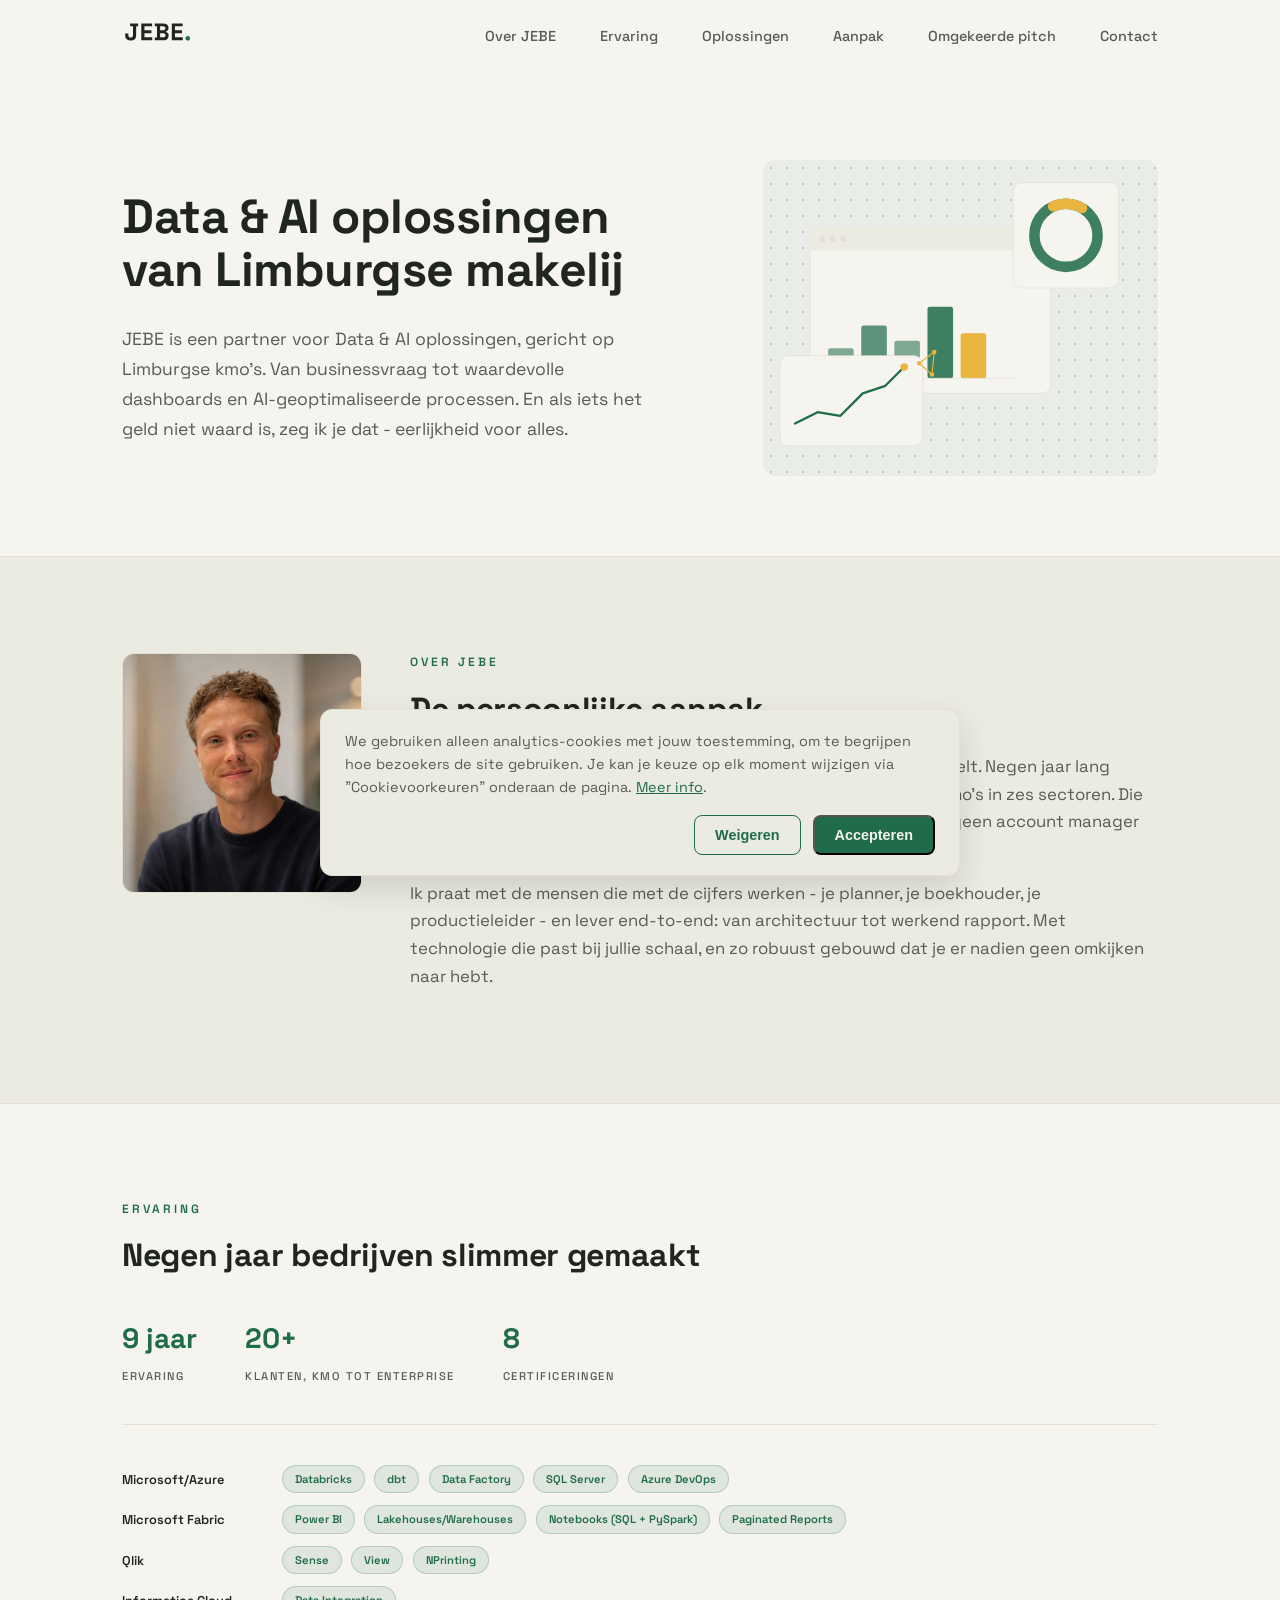
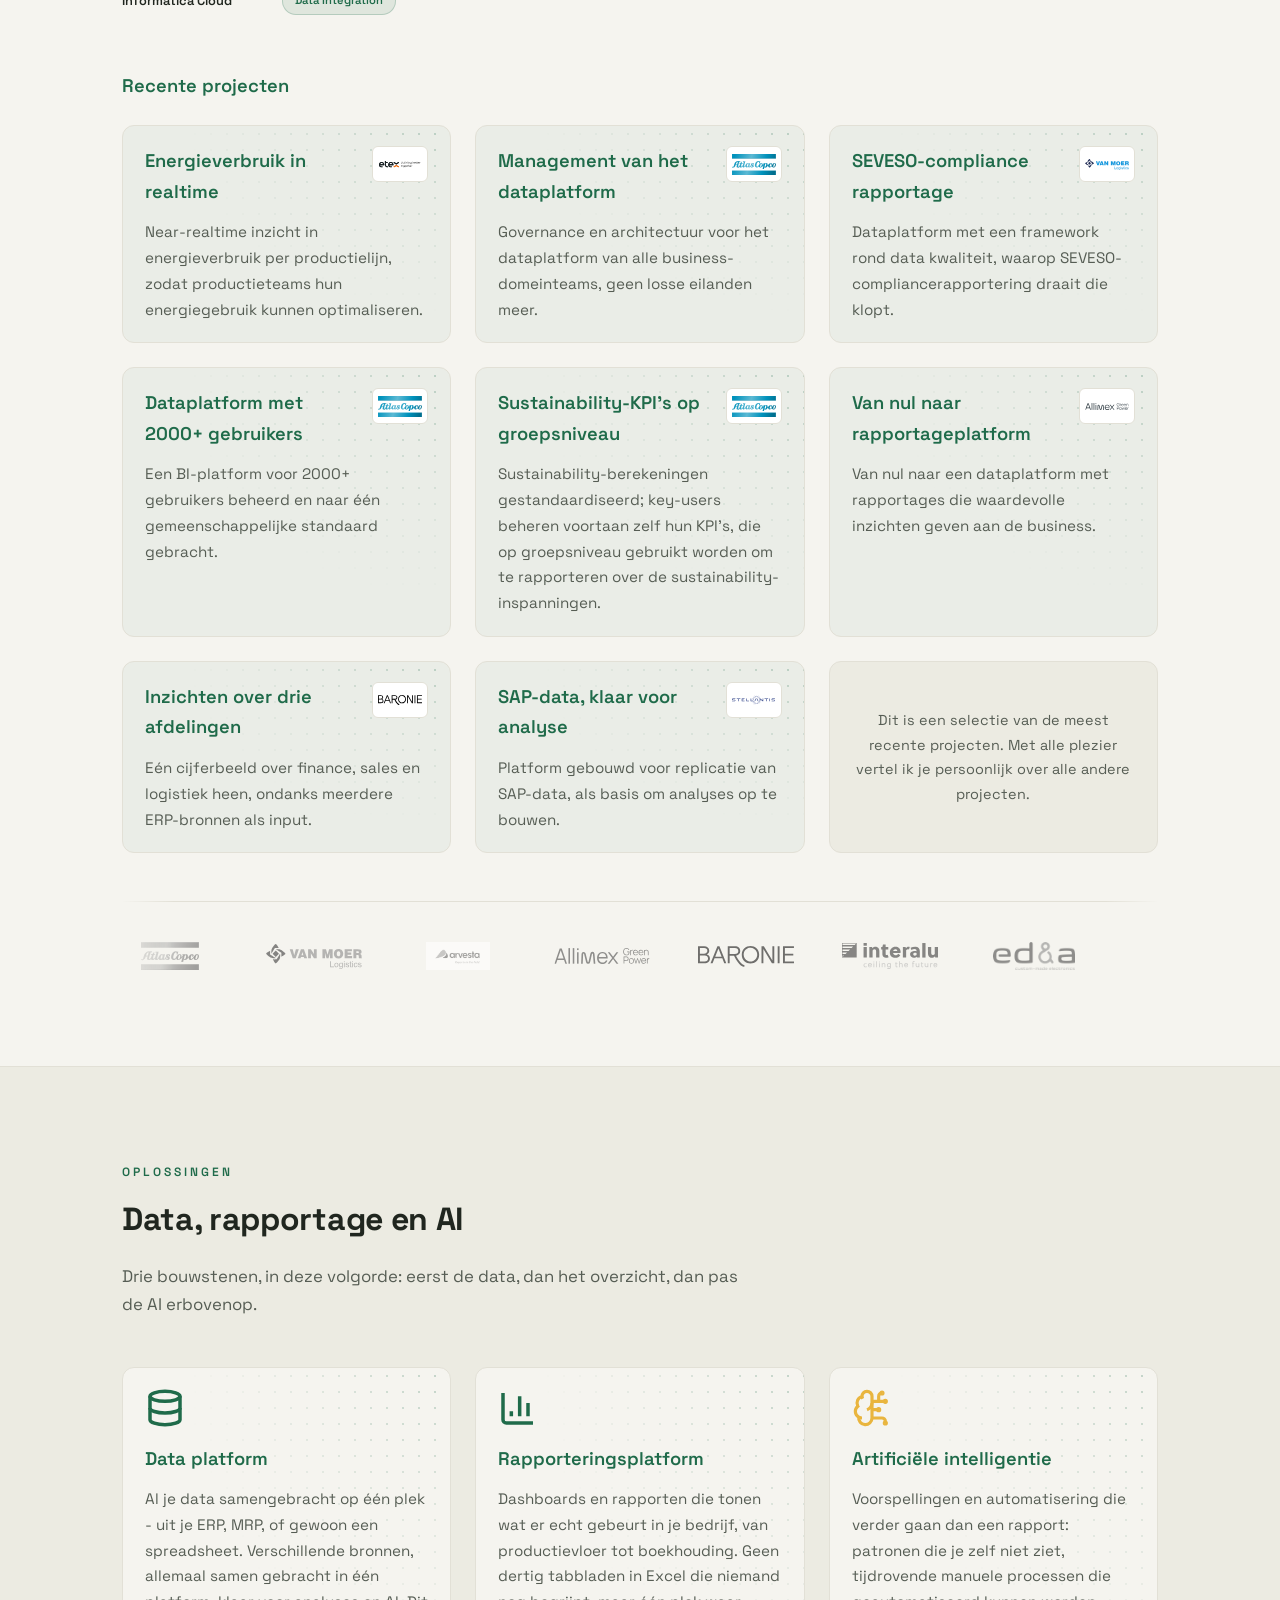
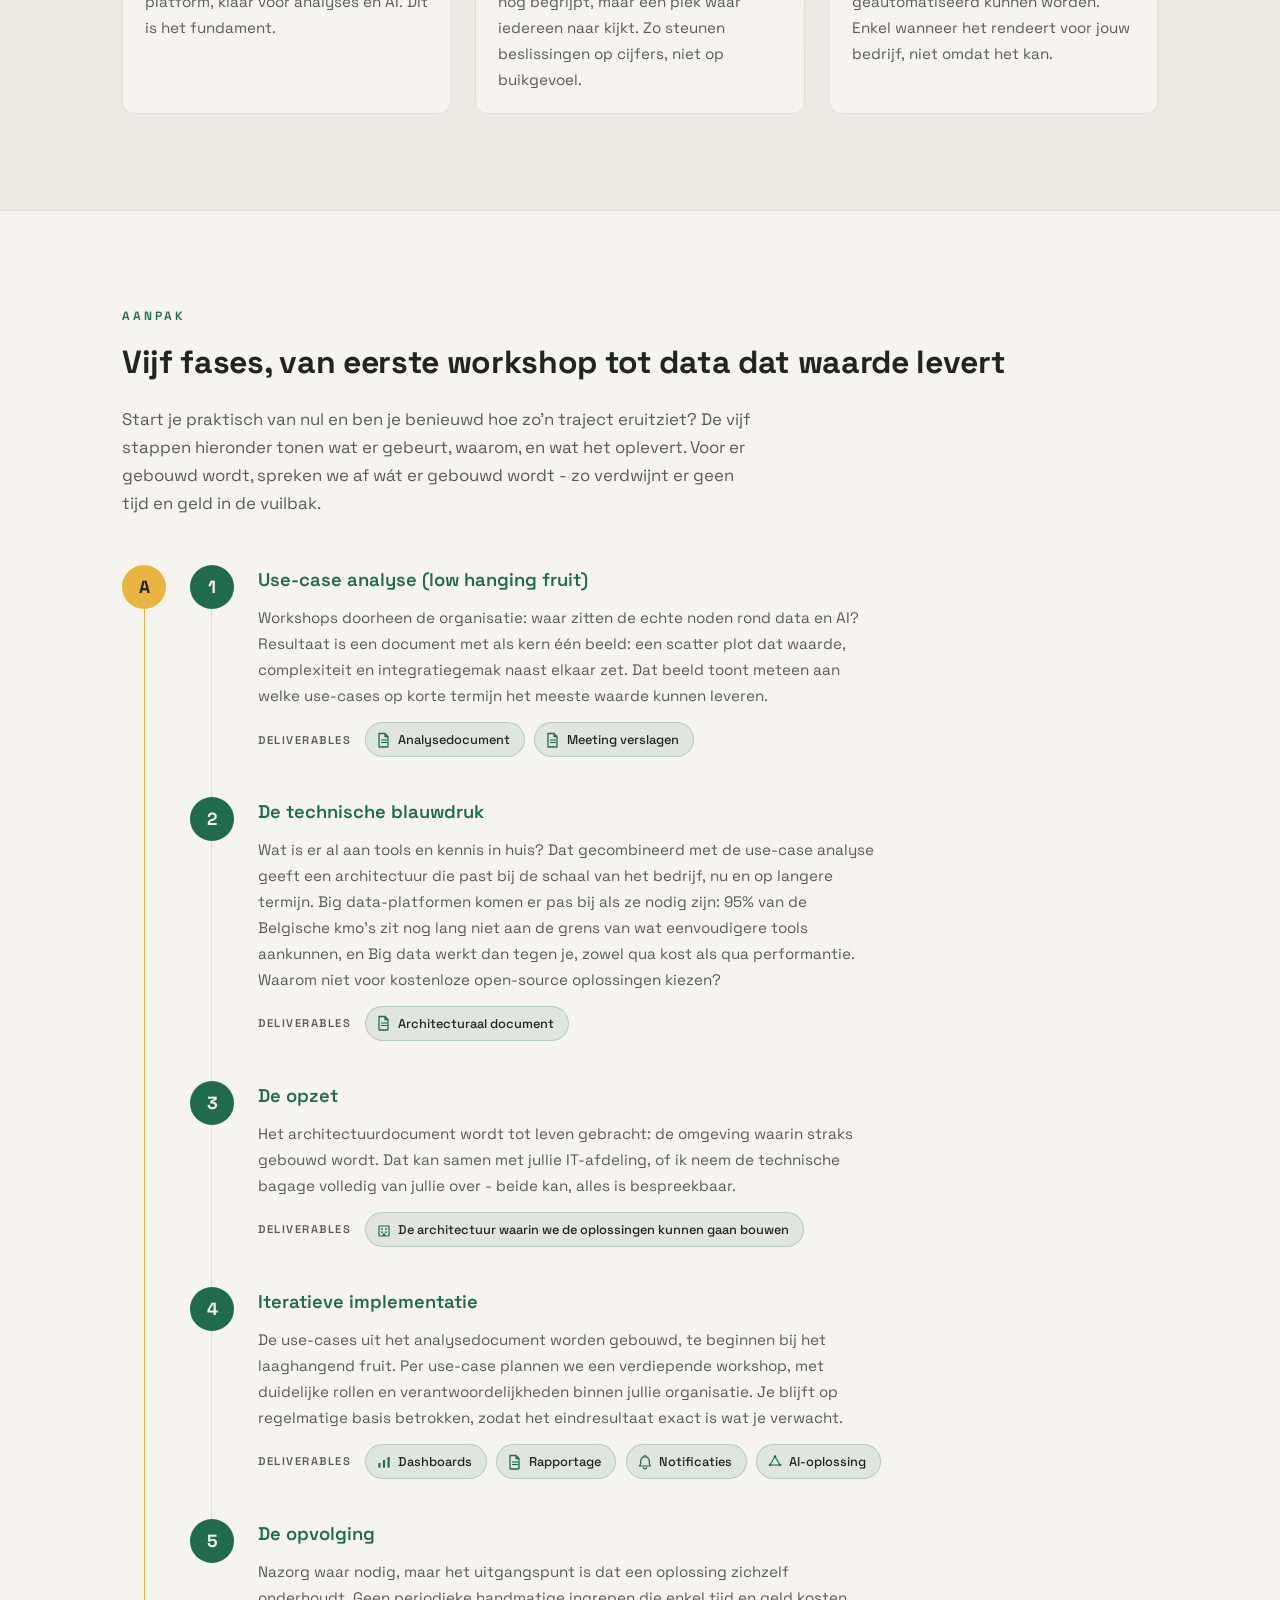
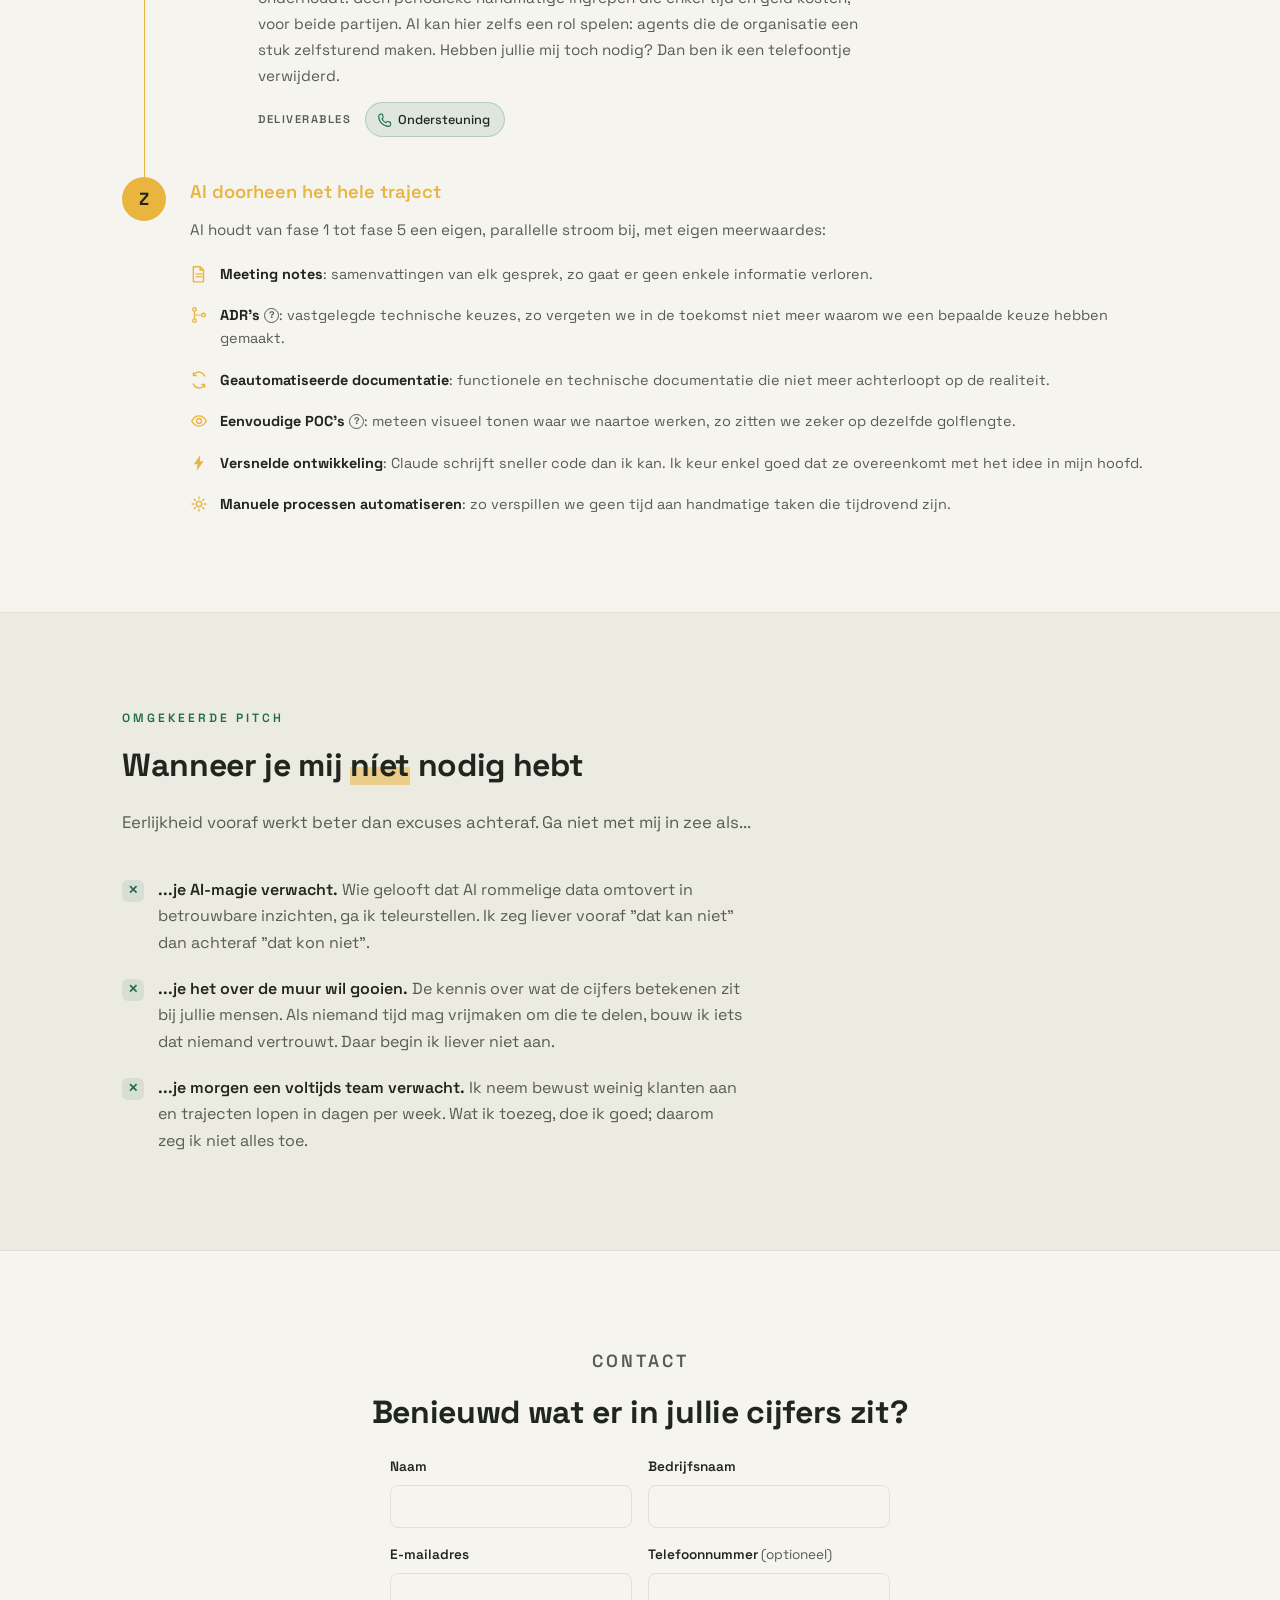
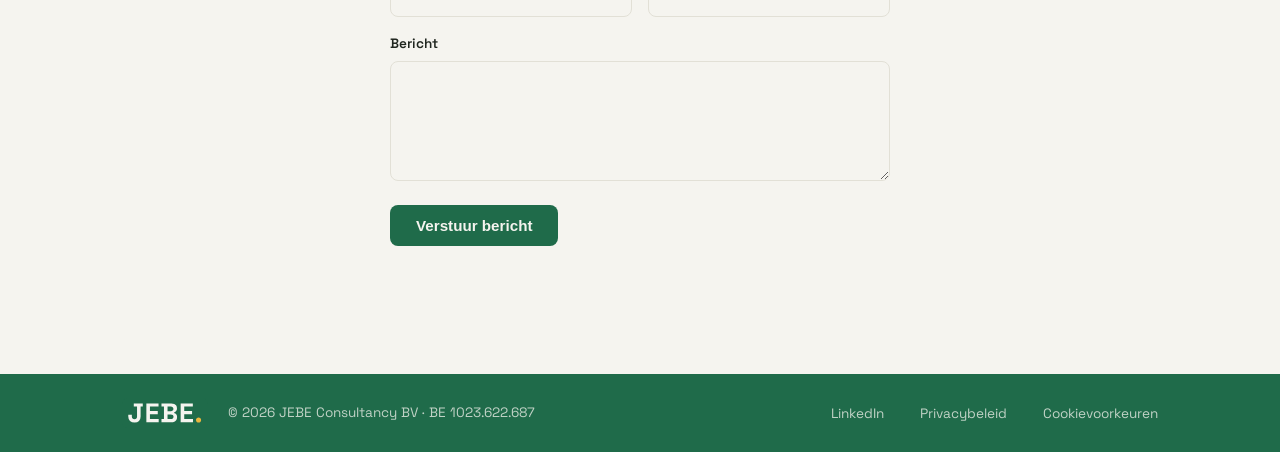
<file: index.html>
<!DOCTYPE html>
<html lang="nl">
<head>
  <meta charset="UTF-8">
  <meta name="viewport" content="width=device-width, initial-scale=1.0">
  <title>JEBE Consultancy | Data & AI oplossingen van Limburgse makelij</title>
  <meta name="description" content="JEBE Consultancy is de vaste data-partner voor Limburgse kmo's. Eén senior, van businessvraag tot werkend rapport. Eerst je cijfers op orde, dan pas AI.">
  <link rel="canonical" href="https://www.je-be.be/">
  <meta name="theme-color" content="#F5F4EF">
  <link rel="icon" href="/favicon.svg" type="image/svg+xml">
  <link rel="icon" href="/favicon-32.png" sizes="32x32" type="image/png">
  <link rel="apple-touch-icon" href="/favicon-180.png">

  <!-- Open Graph / social share -->
  <meta property="og:type" content="website">
  <meta property="og:locale" content="nl_BE">
  <meta property="og:url" content="https://www.je-be.be/">
  <meta property="og:site_name" content="JEBE Consultancy">
  <meta property="og:title" content="JEBE Consultancy | Data & AI oplossingen van Limburgse makelij">
  <meta property="og:description" content="JEBE Consultancy is de vaste data-partner voor Limburgse kmo's. Eén senior, van businessvraag tot werkend rapport. Eerst je cijfers op orde, dan pas AI.">
  <meta property="og:image" content="https://www.je-be.be/branding/assets/og-image.png">
  <meta property="og:image:width" content="1200">
  <meta property="og:image:height" content="630">
  <meta property="og:image:alt" content="JEBE Consultancy - Data & AI oplossingen van Limburgse makelij">
  <meta name="twitter:card" content="summary_large_image">
  <meta name="twitter:title" content="JEBE Consultancy | Data & AI oplossingen van Limburgse makelij">
  <meta name="twitter:description" content="JEBE Consultancy is de vaste data-partner voor Limburgse kmo's. Eén senior, van businessvraag tot werkend rapport. Eerst je cijfers op orde, dan pas AI.">
  <meta name="twitter:image" content="https://www.je-be.be/branding/assets/og-image.png">

  <link rel="preconnect" href="https://fonts.googleapis.com">
  <link rel="preconnect" href="https://fonts.gstatic.com" crossorigin>
  <link href="https://fonts.googleapis.com/css2?family=Space+Grotesk:wght@400;500;600;700&display=swap" rel="stylesheet">
  <link rel="stylesheet" href="style.css">
  <script type="application/ld+json">
  {
    "@context": "https://schema.org",
    "@type": "ProfessionalService",
    "name": "JEBE Consultancy",
    "alternateName": "JEBE Consultancy BV",
    "description": "Data & AI oplossingen voor Limburgse kmo's: van businessvraag tot werkend rapport, eerst de cijfers op orde, dan pas AI.",
    "url": "https://www.je-be.be/",
    "logo": "https://www.je-be.be/assets/jebe-logo-a-hoofdvariant.svg",
    "image": "https://www.je-be.be/branding/assets/og-image.png",
    "foundingDate": "2025",
    "address": {
      "@type": "PostalAddress",
      "addressLocality": "Hasselt",
      "addressRegion": "Limburg",
      "addressCountry": "BE"
    },
    "areaServed": {
      "@type": "AdministrativeArea",
      "name": "Limburg, België"
    },
    "sameAs": [
      "https://www.linkedin.com/company/jebe-consultancy"
    ]
  }
  </script>
</head>
<body>

  <!-- Icoon-sprite: hergebruikt via <use> in deliverables en de AI-lijn -->
  <svg width="0" height="0" style="position:absolute" aria-hidden="true">
    <defs>
      <symbol id="icon-doc" viewBox="0 0 16 16">
        <path d="M3 1.5h6l3 3v10a.5.5 0 0 1-.5.5h-8a.5.5 0 0 1-.5-.5v-12a.5.5 0 0 1 .5-.5Z" fill="none" stroke="currentColor" stroke-width="1.3" stroke-linejoin="round"/>
        <path d="M9 1.5V4.5h3" fill="none" stroke="currentColor" stroke-width="1.3" stroke-linejoin="round"/>
        <line x1="5" y1="8" x2="11" y2="8" stroke="currentColor" stroke-width="1.1"/>
        <line x1="5" y1="10.5" x2="11" y2="10.5" stroke="currentColor" stroke-width="1.1"/>
      </symbol>
      <symbol id="icon-chart" viewBox="0 0 16 16">
        <rect x="2.3" y="9" width="2.2" height="4.5" fill="currentColor"/>
        <rect x="6.9" y="6" width="2.2" height="7.5" fill="currentColor"/>
        <rect x="11.5" y="3" width="2.2" height="10.5" fill="currentColor"/>
      </symbol>
      <symbol id="icon-bell" viewBox="0 0 16 16">
        <path d="M8 1.5c-.4 0-.7.3-.7.7v.6C5 3.2 3.7 5 3.7 7.3v2.4L2.5 12h11l-1.2-2.3V7.3c0-2.3-1.3-4.1-3.6-4.5v-.6c0-.4-.3-.7-.7-.7Z" fill="none" stroke="currentColor" stroke-width="1.2" stroke-linejoin="round"/>
        <path d="M6.3 13.2a1.7 1.7 0 0 0 3.4 0" fill="none" stroke="currentColor" stroke-width="1.2"/>
      </symbol>
      <symbol id="icon-ai" viewBox="0 0 16 16">
        <g stroke="currentColor" stroke-width="1.1">
          <line x1="8" y1="2.5" x2="3" y2="11"/>
          <line x1="8" y1="2.5" x2="13" y2="11"/>
          <line x1="3" y1="11" x2="13" y2="11"/>
        </g>
        <circle cx="8" cy="2.5" r="1.3" fill="currentColor"/>
        <circle cx="3" cy="11" r="1.3" fill="currentColor"/>
        <circle cx="13" cy="11" r="1.3" fill="currentColor"/>
      </symbol>
      <symbol id="icon-phone" viewBox="0 0 16 16">
        <path d="M4.5 2.5c-1 0-1.8.8-1.8 1.8 0 5.6 4.5 10.1 10.1 10.1 1 0 1.8-.8 1.8-1.8v-1.6c0-.4-.3-.8-.7-.9l-2.4-.6c-.4-.1-.8 0-1 .3l-.7.9a8 8 0 0 1-3.9-3.9l.9-.7c.3-.3.4-.7.3-1l-.6-2.4c-.1-.4-.5-.7-.9-.7H4.5Z" fill="none" stroke="currentColor" stroke-width="1.1" stroke-linejoin="round"/>
      </symbol>
      <symbol id="icon-building" viewBox="0 0 16 16">
        <rect x="3" y="4" width="10" height="10" fill="none" stroke="currentColor" stroke-width="1.2" stroke-linejoin="round"/>
        <rect x="5.2" y="6.2" width="1.6" height="1.6" fill="currentColor"/>
        <rect x="9.2" y="6.2" width="1.6" height="1.6" fill="currentColor"/>
        <rect x="5.2" y="9.4" width="1.6" height="1.6" fill="currentColor"/>
        <rect x="9.2" y="9.4" width="1.6" height="1.6" fill="currentColor"/>
        <rect x="6.8" y="11.4" width="2.4" height="2.6" fill="currentColor"/>
      </symbol>
      <symbol id="icon-decision" viewBox="0 0 16 16">
        <circle cx="4" cy="3" r="1.6" fill="none" stroke="currentColor" stroke-width="1.2"/>
        <circle cx="4" cy="13" r="1.6" fill="none" stroke="currentColor" stroke-width="1.2"/>
        <circle cx="12" cy="8" r="1.6" fill="none" stroke="currentColor" stroke-width="1.2"/>
        <path d="M4 4.6v6.8M4 8h6.6" fill="none" stroke="currentColor" stroke-width="1.1"/>
      </symbol>
      <symbol id="icon-eye" viewBox="0 0 16 16">
        <path d="M1.5 8S4 3.5 8 3.5 14.5 8 14.5 8 12 12.5 8 12.5 1.5 8 1.5 8Z" fill="none" stroke="currentColor" stroke-width="1.2" stroke-linejoin="round"/>
        <circle cx="8" cy="8" r="2.2" fill="none" stroke="currentColor" stroke-width="1.2"/>
      </symbol>
      <symbol id="icon-bolt" viewBox="0 0 16 16">
        <path d="M9 1 3.5 9h3.2L6 15l6-8.5H8.8L9 1Z" fill="currentColor"/>
      </symbol>
      <symbol id="icon-gear" viewBox="0 0 16 16">
        <circle cx="8" cy="8" r="2.4" fill="none" stroke="currentColor" stroke-width="1.2"/>
        <path d="M8 1.8v1.6M8 12.6v1.6M14.2 8h-1.6M3.4 8H1.8M12.3 3.7l-1.1 1.1M4.8 11.2l-1.1 1.1M12.3 12.3l-1.1-1.1M4.8 4.8 3.7 3.7" stroke="currentColor" stroke-width="1.2" stroke-linecap="round"/>
      </symbol>
      <symbol id="icon-sync" viewBox="0 0 16 16">
        <path d="M13 4.5A5.5 5.5 0 0 0 3.5 3M3 1.5v2.5h2.5M3 11.5A5.5 5.5 0 0 0 12.5 13M13 14.5V12h-2.5" fill="none" stroke="currentColor" stroke-width="1.2" stroke-linecap="round" stroke-linejoin="round"/>
      </symbol>
    </defs>
  </svg>

  <!-- Header -->
  <header>
    <div class="container">
      <a href="/" class="logo">
        <!-- jebe-logo-anim:start -->
        <svg xmlns="http://www.w3.org/2000/svg" class="jebe-logo-anim" viewBox="0 0 238.4 73.1" width="238.4" height="73.1" role="img" aria-label="JEBE.">
  <style>
    .jebe-logo-anim { overflow: visible; }
    .jebe-logo-anim .ja-drop { opacity: 0; }
    .jebe-logo-anim .ja-be { transform: translateX(-232.88px); }
    .jebe-logo-anim .ja-dot { transform-box: fill-box; transform-origin: center; }
    .jebe-logo-anim.play .ja-drop {
      animation:
        jebe-mute 600ms linear 750ms both,
        jebe-drop 600ms cubic-bezier(0.65, 0, 0.35, 1) calc(1350ms + var(--ja-i) * 45ms) both;
    }
    .jebe-logo-anim.play .ja-be {
      animation: jebe-slide 1050ms cubic-bezier(0.65, 0, 0.35, 1) 1350ms both;
    }
    .jebe-logo-anim.play .ja-dot {
      animation: jebe-pop 450ms cubic-bezier(0.34, 1.56, 0.64, 1) 2400ms both;
    }
    @keyframes jebe-mute {
      from { fill: #20261F; }
      to { fill: rgba(32, 38, 31, 0.32); }
    }
    @keyframes jebe-drop {
      from { opacity: 1; transform: translateX(0); }
      to { opacity: 0; transform: translateX(-44.00px); }
    }
    @keyframes jebe-slide {
      from { transform: translateX(0); }
      to { transform: translateX(-232.88px); }
    }
    @keyframes jebe-pop {
      from { transform: scale(0); }
      to { transform: scale(1); }
    }
    @media (prefers-reduced-motion: reduce) {
      .jebe-logo-anim.play .ja-drop,
      .jebe-logo-anim.play .ja-be,
      .jebe-logo-anim.play .ja-dot { animation: none; }
    }
  </style>
  <path d="M29.36 65.12Q20.72 65.12 15.64 60.400000000000006Q10.56 55.68 10.56 47.2V41.92H21.12V47.2Q21.12 50.96 23.200000000000003 53.08Q25.28 55.2 29.04 55.2Q32.56 55.2 34.52 53.120000000000005Q36.480000000000004 51.04 36.480000000000004 47.2V17.6H26.88V8.0H53.44V17.6H47.04V47.2Q47.04 55.92 42.32 60.52Q37.6 65.12 29.36 65.12Z" fill="#20261F"/>
  <path d="M64.08 64.0V8.0H100.08000000000001V17.6H74.64V30.96H97.84V40.56H74.64V54.4H100.56V64.0Z" fill="#20261F"/>
  <g class="ja-drop" fill="#20261F" style="--ja-i:0"><path d="M110.4 64.0V8.0H134.72Q140.0 8.0 143.92000000000002 9.84Q147.84 11.68 150.0 15.04Q152.16 18.4 152.16 22.96V23.92Q152.16 28.96 149.76 32.08Q147.36 35.2 143.84 36.64V38.08Q147.04000000000002 38.239999999999995 148.8 40.28Q150.56 42.32 150.56 45.68V64.0H140.0V47.2Q140.0 45.28 139.0 44.08Q138.0 42.879999999999995 135.68 42.879999999999995H120.96000000000001V64.0ZM120.96000000000001 33.28H133.6Q137.36 33.28 139.48000000000002 31.24Q141.60000000000002 29.199999999999996 141.60000000000002 25.839999999999996V25.04Q141.60000000000002 21.68 139.52 19.64Q137.44 17.6 133.6 17.6H120.96000000000001Z"/></g>
  <g class="ja-drop" fill="#20261F" style="--ja-i:1"><path d="M184.72 65.12Q174.16 65.12 167.92000000000002 59.32Q161.68 53.519999999999996 161.68 42.72V29.28Q161.68 18.479999999999997 167.92000000000002 12.679999999999996Q174.16 6.8799999999999955 184.72 6.8799999999999955Q195.28 6.8799999999999955 201.51999999999998 12.679999999999996Q207.76 18.479999999999997 207.76 29.28V42.72Q207.76 53.519999999999996 201.51999999999998 59.32Q195.28 65.12 184.72 65.12ZM184.72 55.68Q190.64000000000001 55.68 193.92000000000002 52.239999999999995Q197.20000000000002 48.8 197.20000000000002 43.04V28.96Q197.20000000000002 23.199999999999996 193.92000000000002 19.759999999999998Q190.64000000000001 16.32 184.72 16.32Q178.88 16.32 175.56 19.759999999999998Q172.24 23.199999999999996 172.24 28.96V43.04Q172.24 48.8 175.56 52.239999999999995Q178.88 55.68 184.72 55.68Z"/></g>
  <g class="ja-drop" fill="#20261F" style="--ja-i:2"><path d="M219.04 64.0V8.0H255.04V17.6H229.6V30.96H252.79999999999998V40.56H229.6V54.4H255.51999999999998V64.0Z"/></g>
  <g class="ja-drop" fill="#20261F" style="--ja-i:3"><path d="M265.35999999999996 64.0V8.0H285.44L296.56 56.8H298.0V8.0H308.4V64.0H288.32L277.2 15.199999999999996H275.76V64.0Z"/></g>
  <g class="ja-be" fill="#20261F">
  <path d="M341.68 64.0V54.72H349.04V17.28H341.68V8.0H370.48Q375.6 8.0 379.4 9.719999999999999Q383.2 11.439999999999998 385.32 14.599999999999998Q387.44 17.759999999999998 387.44 22.159999999999997V22.96Q387.44 26.799999999999997 386.0 29.24Q384.56 31.68 382.6 33.0Q380.64 34.32 378.88 34.879999999999995V36.32Q380.64 36.8 382.72 38.12Q384.8 39.44 386.28 41.92Q387.76 44.4 387.76 48.4V49.2Q387.76 53.84 385.6 57.16Q383.44 60.48 379.64 62.239999999999995Q375.84000000000003 64.0 370.8 64.0ZM359.6 54.4H369.52Q372.96 54.4 375.08 52.72Q377.2 51.04 377.2 47.92V47.120000000000005Q377.2 44.0 375.12 42.32Q373.04 40.64 369.52 40.64H359.6ZM359.6 31.04H369.36Q372.64 31.04 374.76 29.36Q376.88 27.68 376.88 24.72V23.92Q376.88 20.880000000000003 374.8 19.240000000000002Q372.72 17.6 369.36 17.6H359.6Z"/>
  <path d="M398.4 64.0V8.0H434.4V17.6H408.96V30.96H432.16V40.56H408.96V54.4H434.88V64.0Z"/>
  <g class="ja-dot" fill="#1F6B4A"><path d="M451.4 65.12Q448.16 65.12 445.96000000000004 62.98146341463415Q443.76 60.84292682926829 443.76 57.501463414634145Q443.76 54.16 445.96000000000004 52.04Q448.16 49.92 451.4 49.92Q454.64 49.92 456.79999999999995 52.05853658536586Q458.96 54.197073170731706 458.96 57.538536585365854Q458.96 60.88 456.79999999999995 63.0Q454.64 65.12 451.4 65.12Z"/></g>
  </g>
  <g class="ja-drop" fill="#20261F" style="--ja-i:4"><path d="M466.32 65.12Q459.44 65.12 454.52 62.6Q449.6 60.08 447.0 55.4Q444.4 50.72 444.4 44.32V8.0H454.96V44.64Q454.96 49.76 457.88 52.72Q460.8 55.68 466.32 55.68Q471.84 55.68 474.76 52.72Q477.68 49.76 477.68 44.64V8.0H488.24V44.32Q488.24 50.72 485.64 55.4Q483.04 60.08 478.12 62.6Q473.2 65.12 466.32 65.12Z"/></g>
  <g class="ja-drop" fill="#20261F" style="--ja-i:5"><path d="M500.47999999999996 64.0V8.0H520.56L531.68 56.8H533.12V8.0H543.52V64.0H523.4399999999999L512.3199999999999 15.199999999999996H510.88V64.0Z"/></g>
  <g class="ja-drop" fill="#20261F" style="--ja-i:6"><path d="M577.3599999999999 65.12Q566.9599999999999 65.12 560.8799999999999 59.32Q554.8 53.519999999999996 554.8 42.72V29.28Q554.8 18.479999999999997 560.8799999999999 12.679999999999996Q566.9599999999999 6.8799999999999955 577.3599999999999 6.8799999999999955Q587.68 6.8799999999999955 593.3199999999999 12.519999999999996Q598.9599999999999 18.159999999999997 598.9599999999999 28.0V28.479999999999997H588.56V27.68Q588.56 22.72 585.8 19.52Q583.04 16.32 577.3599999999999 16.32Q571.76 16.32 568.56 19.759999999999998Q565.3599999999999 23.199999999999996 565.3599999999999 29.119999999999997V42.879999999999995Q565.3599999999999 48.72 568.56 52.2Q571.76 55.68 577.3599999999999 55.68Q583.04 55.68 585.8 52.44Q588.56 49.2 588.56 44.32V42.879999999999995H598.9599999999999V44.0Q598.9599999999999 53.84 593.3199999999999 59.480000000000004Q587.68 65.12 577.3599999999999 65.12Z"/></g>
  <g class="ja-drop" fill="#20261F" style="--ja-i:7"><path d="M609.5999999999999 64.0V8.0H620.16V30.240000000000002H621.5999999999999L639.76 8.0H653.28L629.92 35.599999999999994L654.0799999999999 64.0H640.16L621.5999999999999 41.28H620.16V64.0Z"/></g>
  <g class="ja-drop" fill="#20261F" style="--ja-i:8"><path d="M661.68 64.0V8.0H697.68V17.6H672.24V30.96H695.4399999999999V40.56H672.24V54.4H698.16V64.0Z"/></g>
  <g class="ja-drop" fill="#20261F" style="--ja-i:9"><path d="M708.0 64.0V8.0H728.08L739.2 56.8H740.64V8.0H751.0400000000001V64.0H730.96L719.84 15.199999999999996H718.4V64.0Z"/></g>
  <g class="ja-drop" fill="#20261F" style="--ja-i:10"><path d="M783.0400000000001 65.12Q776.5600000000001 65.12 771.6000000000001 62.8Q766.6400000000001 60.48 763.8400000000001 56.16Q761.0400000000001 51.84 761.0400000000001 45.76V43.519999999999996H771.44V45.76Q771.44 50.8 774.5600000000001 53.32Q777.6800000000001 55.84 783.0400000000001 55.84Q788.48 55.84 791.1600000000001 53.68Q793.84 51.519999999999996 793.84 48.16Q793.84 45.84 792.52 44.400000000000006Q791.2 42.96 788.6800000000001 42.040000000000006Q786.1600000000001 41.120000000000005 782.5600000000001 40.32L780.72 39.92Q774.96 38.64 770.84 36.68Q766.72 34.72 764.52 31.52Q762.32 28.32 762.32 23.199999999999996Q762.32 18.08 764.76 14.439999999999998Q767.2 10.799999999999997 771.6400000000001 8.839999999999996Q776.08 6.8799999999999955 782.08 6.8799999999999955Q788.08 6.8799999999999955 792.76 8.919999999999998Q797.44 10.96 800.1200000000001 15.0Q802.8000000000001 19.04 802.8000000000001 25.119999999999997V27.519999999999996H792.4000000000001V25.119999999999997Q792.4000000000001 21.92 791.1600000000001 19.96Q789.9200000000001 18.0 787.6000000000001 17.08Q785.2800000000001 16.159999999999997 782.08 16.159999999999997Q777.2800000000001 16.159999999999997 775.0 17.959999999999997Q772.72 19.759999999999998 772.72 22.880000000000003Q772.72 24.96 773.8 26.4Q774.88 27.839999999999996 777.04 28.799999999999997Q779.2 29.759999999999998 782.5600000000001 30.479999999999997L784.4000000000001 30.880000000000003Q790.4000000000001 32.16 794.8400000000001 34.16Q799.2800000000001 36.16 801.76 39.44Q804.24 42.72 804.24 47.84Q804.24 52.96 801.6400000000001 56.84Q799.0400000000001 60.72 794.2800000000001 62.92Q789.5200000000001 65.12 783.0400000000001 65.12Z"/></g>
</svg>
        <!-- jebe-logo-anim:end -->
      </a>
      <nav id="site-nav">
        <a href="#over">Over JEBE</a>
        <a href="#ervaring">Ervaring</a>
        <a href="#oplossingen">Oplossingen</a>
        <a href="#aanpak">Aanpak</a>
        <a href="#eerlijk">Omgekeerde pitch</a>
        <a href="#contact">Contact</a>
      </nav>
      <button class="nav-toggle" type="button" aria-label="Menu" aria-expanded="false" aria-controls="site-nav">
        <span></span>
        <span></span>
        <span></span>
      </button>
    </div>
  </header>

  <!-- Hero -->
  <section class="hero">
    <div class="container hero-container">
      <div class="hero-text">
        <h1 class="reveal reveal-delay-1">Data &amp; AI oplossingen<br>van Limburgse makelij</h1>
        <p class="hero-sub reveal reveal-delay-2">JEBE is een partner voor Data &amp; AI oplossingen, gericht op Limburgse kmo's. Van businessvraag tot waardevolle dashboards en AI-geoptimaliseerde processen. En als iets het geld niet waard is, zeg ik je dat - eerlijkheid voor alles.</p>
      </div>
      <div class="hero-illustration reveal reveal-delay-2" aria-hidden="true">
        <svg viewBox="0 0 520 420" width="100%" height="100%">
          <!-- Hoofdpaneel: dashboard met staafdiagram -->
          <rect x="60" y="90" width="320" height="220" rx="12" fill="#F5F4EF" stroke="#E2E0D6"/>
          <rect x="60" y="90" width="320" height="30" rx="12" fill="#ECEBE2"/>
          <rect x="60" y="108" width="320" height="12" fill="#ECEBE2"/>
          <circle cx="76" cy="105" r="4" fill="#E2E0D6"/>
          <circle cx="90" cy="105" r="4" fill="#E2E0D6"/>
          <circle cx="104" cy="105" r="4" fill="#E2E0D6"/>
          <rect x="84" y="250" width="34" height="40" rx="3" fill="#1F6B4A" opacity="0.55"/>
          <rect x="128" y="220" width="34" height="70" rx="3" fill="#1F6B4A" opacity="0.7"/>
          <rect x="172" y="240" width="34" height="50" rx="3" fill="#1F6B4A" opacity="0.55"/>
          <rect x="216" y="195" width="34" height="95" rx="3" fill="#1F6B4A" opacity="0.85"/>
          <rect x="260" y="230" width="34" height="60" rx="3" fill="#E9B53E"/>
          <line x1="84" y1="290" x2="330" y2="290" stroke="#E2E0D6"/>

          <!-- Zwevend paneel: donutgrafiek -->
          <rect x="330" y="30" width="140" height="140" rx="12" fill="#F5F4EF" stroke="#E2E0D6"/>
          <circle cx="400" cy="100" r="42" fill="none" stroke="#1F6B4A" stroke-width="14" opacity="0.85"/>
          <circle cx="400" cy="100" r="42" fill="none" stroke="#E9B53E" stroke-width="14"
            stroke-dasharray="40 224" stroke-dashoffset="-180" stroke-linecap="round"/>

          <!-- Zwevend paneel: trendlijn -->
          <rect x="20" y="260" width="190" height="120" rx="12" fill="#F5F4EF" stroke="#E2E0D6"/>
          <polyline points="40,350 70,335 100,340 130,310 160,300 185,275"
            fill="none" stroke="#1F6B4A" stroke-width="3" stroke-linecap="round" stroke-linejoin="round"/>
          <circle cx="185" cy="275" r="5" fill="#E9B53E"/>

          <!-- Abstracte AI-vonk -->
          <g stroke="#E9B53E" stroke-width="1.5">
            <line x1="205" y1="270" x2="225" y2="255"/>
            <line x1="205" y1="270" x2="222" y2="285"/>
            <line x1="225" y1="255" x2="222" y2="285"/>
          </g>
          <circle cx="205" cy="270" r="3" fill="#E9B53E"/>
          <circle cx="225" cy="255" r="3" fill="#E9B53E"/>
          <circle cx="222" cy="285" r="3" fill="#E9B53E"/>
        </svg>
      </div>
    </div>
  </section>

  <!-- Over JEBE -->
  <section id="over" class="section section-band">
    <div class="container about-layout">
      <div class="about-photo reveal">
        <img src="portretfoto.jpg" alt="JB" loading="lazy" decoding="async">
      </div>
      <div class="about-text">
        <p class="eyebrow reveal">Over JEBE</p>
        <h2 class="section-title reveal">De persoonlijke aanpak</h2>
        <p class="section-text reveal">JEBE Consultancy is het databedrijf van <!-- naammerk: gerenderd als paden, niet als crawlbare tekst --><svg xmlns="http://www.w3.org/2000/svg" viewBox="0 0 151.02 12.00" width="151.02" height="12.00" fill="#565D54" role="img" aria-label="JB" style="display:inline;vertical-align:baseline"><path d="M4.41402978515625 11.995200000000002Q2.6950567382812505 11.995200000000002 1.6878985839843752 11.02189255371094Q0.6807404296875001 10.048585107421877 0.6807404296875001 8.232000000000001V7.325982275390626H2.0872113281250004V8.232000000000001Q2.0872113281250004 9.33173759765625 2.6671517578125004 10.015504980468751Q3.2470921875000003 10.699272363281251 4.406471630859375 10.699272363281251Q5.575092919921876 10.699272363281251 6.064227319335938 10.01794079589844Q6.553361718750001 9.336609228515627 6.553361718750001 8.232000000000001V1.2764411132812494H4.489648242187501V0.0H9.232262402343752V1.2764411132812494H7.959832617187502V8.232000000000001Q7.959832617187502 10.063200000000002 7.058095385742188 11.029200000000003Q6.156358154296876 11.995200000000002 4.41402978515625 11.995200000000002Z"/><path d="M15.149229785156251 11.995200000000002Q13.894101416015626 11.995200000000002 12.956829785156252 11.466000000000001Q12.019558154296877 10.936800000000002 11.49632233886719 9.976764184570314Q10.973086523437502 9.016728369140626 10.973086523437502 7.754041845703126V7.552441845703126Q10.973086523437502 6.277826953125 11.493886523437503 5.323755322265626Q12.014686523437502 4.369683691406251 12.937593969726564 3.840483691406251Q13.860501416015627 3.311283691406251 15.055987939453129 3.311283691406251Q16.222746093750004 3.311283691406251 17.112053540039067 3.8095702148437507Q18.00136098632813 4.3078567382812505 18.505360986328128 5.22614326171875Q19.009360986328126 6.144429785156251 19.009360986328126 7.397373046875001V7.988560986328126H12.312357421875003Q12.357885791015626 9.322495751953127 13.159503881835938 10.068842211914063Q13.961121972656253 10.815188671875001 15.168716308593751 10.815188671875001Q16.23804184570313 10.815188671875001 16.80714645996094 10.333361718750002Q17.376251074218754 9.851534765625 17.67814965820313 9.178352490234376L18.824059570312503 9.727701416015627Q18.576931201171877 10.248000000000001 18.131731201171878 10.772328369140627Q17.686531201171878 11.296656738281252 16.971187939453127 11.645928369140627Q16.255844677734377 11.995200000000002 15.149229785156251 11.995200000000002ZM12.329157421875003 6.910352490234376H17.65816171875Q17.590961718750002 5.758531201171876 16.88174362792969 5.124913110351564Q16.17252553710938 4.49129501953125 15.051116308593752 4.49129501953125Q13.931892187500003 4.49129501953125 13.213181542968751 5.124913110351564Q12.494470898437502 5.758531201171876 12.329157421875003 6.910352490234376Z"/><path d="M21.320382275390628 11.760000000000002V3.54648369140625H22.61630991210938V4.5469255371093755H22.84713969726563Q23.067724804687504 4.0071404296875 23.519981542968754 3.760012060546875Q23.972238281250004 3.51288369140625 24.72236381835938 3.51288369140625H25.694578710937503V4.72649501953125H24.629121972656254Q23.739223388671878 4.72649501953125 23.194566650390627 5.220501049804688Q22.64990991210938 5.714507080078126 22.64990991210938 6.759975878906251V11.760000000000002Z"/><path d="M31.448919140625005 11.995200000000002Q30.205719140625003 11.995200000000002 29.25626843261719 11.473307446289065Q28.306817724609378 10.951414892578127 27.777367016601566 9.999779077148439Q27.247916308593755 9.048143261718751 27.247916308593755 7.763785107421876V7.542698583984376Q27.247916308593755 6.258340429687501 27.777367016601566 5.306704614257813Q28.306817724609378 4.355068798828126 29.25626843261719 3.8331762451171882Q30.205719140625003 3.311283691406251 31.448919140625005 3.311283691406251Q32.692119140625 3.311283691406251 33.64156984863281 3.8331762451171882Q34.59102055664063 4.355068798828126 35.120471264648444 5.306704614257813Q35.64992197265626 6.258340429687501 35.64992197265626 7.542698583984376V7.763785107421876Q35.64992197265626 9.048143261718751 35.120471264648444 9.999779077148439Q34.59102055664063 10.951414892578127 33.64156984863281 11.473307446289065Q32.692119140625 11.995200000000002 31.448919140625005 11.995200000000002ZM31.448919140625005 10.805445410156251Q32.7573134765625 10.805445410156251 33.538853906250004 9.972663134765625Q34.32039433593751 9.139880859375001 34.32039433593751 7.725313476562501V7.581170214843751Q34.32039433593751 6.166602832031251 33.54128972167969 5.333820556640626Q32.76218510742188 4.5010382812500005 31.448919140625005 4.5010382812500005Q30.15245317382813 4.5010382812500005 29.364948559570315 5.333820556640626Q28.577443945312503 6.166602832031251 28.577443945312503 7.581170214843751V7.725313476562501Q28.577443945312503 9.139880859375001 29.364948559570315 9.972663134765625Q30.15245317382813 10.805445410156251 31.448919140625005 10.805445410156251Z"/><path d="M41.801086523437505 11.995200000000002Q40.54595815429688 11.995200000000002 39.60868652343751 11.466000000000001Q38.671414892578134 10.936800000000002 38.14817907714844 9.976764184570314Q37.624943261718755 9.016728369140626 37.624943261718755 7.754041845703126V7.552441845703126Q37.624943261718755 6.277826953125 38.145743261718756 5.323755322265626Q38.66654326171876 4.369683691406251 39.58945070800782 3.840483691406251Q40.512358154296884 3.311283691406251 41.707844677734386 3.311283691406251Q42.87460283203126 3.311283691406251 43.763910278320324 3.8095702148437507Q44.653217724609384 4.3078567382812505 45.15721772460938 5.22614326171875Q45.661217724609386 6.144429785156251 45.661217724609386 7.397373046875001V7.988560986328126H38.96421416015626Q39.00974252929688 9.322495751953127 39.81136062011719 10.068842211914063Q40.612978710937504 10.815188671875001 41.820573046875005 10.815188671875001Q42.88989858398438 10.815188671875001 43.4590031982422 10.333361718750002Q44.02810781250001 9.851534765625 44.330006396484386 9.178352490234376L45.47591630859376 9.727701416015627Q45.228787939453134 10.248000000000001 44.783587939453135 10.772328369140627Q44.338387939453135 11.296656738281252 43.623044677734384 11.645928369140627Q42.907701416015634 11.995200000000002 41.801086523437505 11.995200000000002ZM38.981014160156256 6.910352490234376H44.310018457031255Q44.242818457031255 5.758531201171876 43.53360036621095 5.124913110351564Q42.82438227539063 4.49129501953125 41.70297304687501 4.49129501953125Q40.58374892578126 4.49129501953125 39.86503828125001 5.124913110351564Q39.14632763671876 5.758531201171876 38.981014160156256 6.910352490234376Z"/><path d="M47.97223901367189 11.760000000000002V3.54648369140625H49.26816665039063V4.936692919921875H49.498996435546886Q49.77216665039064 4.34482412109375 50.42199360351564 3.8665255371093754Q51.07182055664064 3.3882269531250007 52.32863261718751 3.3882269531250007Q53.243390771484385 3.3882269531250007 53.9801549560547 3.779749291992188Q54.71691914062501 4.171271630859375 55.14994006347657 4.928614892578126Q55.58296098632813 5.685958154296876 55.58296098632813 6.787200000000001V11.760000000000002H54.25343334960939V6.883629785156251Q54.25343334960939 5.656548925781251 53.64232873535157 5.102650341796876Q53.03122412109376 4.548751757812501 51.98357021484376 4.548751757812501Q50.80638793945314 4.548751757812501 50.05407729492188 5.326763818359376Q49.30176665039063 6.104775878906251 49.30176665039063 7.633755322265626V11.760000000000002Z"/><path d="M61.994185107421885 11.760000000000002V10.50304541015625H63.635212060546884V1.2569545898437493H61.994185107421885V0.0H67.88711630859376Q68.91460283203126 0.0 69.70663864746095 0.36716418457031264Q70.49867446289063 0.7343283691406253 70.94387446289063 1.397928369140625Q71.38907446289063 2.0615283691406248 71.38907446289063 2.9497432617187496V3.093886523437501Q71.38907446289063 3.9122148925781257 71.07474609375001 4.4425074462890635Q70.76041772460938 4.9728 70.31899680175782 5.267892553710938Q69.87757587890626 5.562985107421875 69.46026240234376 5.6925134765625005V5.923343261718751Q69.87757587890626 6.024143261718751 70.3322684326172 6.325200000000001Q70.78696098632814 6.626256738281251 71.09776098632814 7.158985107421875Q71.40856098632814 7.691713476562501 71.40856098632814 8.519785107421876V8.687785107421876Q71.40856098632814 9.650256738281252 70.94899680175783 10.341492553710939Q70.4894326171875 11.032728369140626 69.6914326171875 11.396364184570313Q68.89343261718751 11.760000000000002 67.87081772460938 11.760000000000002ZM65.04168295898438 10.483558886718752H67.72130141601563Q68.82540922851564 10.483558886718752 69.41374965820313 9.963761718750002Q70.00209008789064 9.443964550781251 70.00209008789064 8.55019716796875V8.406053906250001Q70.00209008789064 7.512286523437501 69.41618547363282 6.99248935546875Q68.83028085937501 6.472692187500001 67.72130141601563 6.472692187500001H65.04168295898438ZM65.04168295898438 5.19625107421875H67.75927163085939Q68.78206596679689 5.19625107421875 69.38233476562502 4.682418090820313Q69.98260356445314 4.168585107421875 69.98260356445314 3.3203460937500004V3.152346093750001Q69.98260356445314 2.2992354492187506 69.38477058105471 1.78783828125Q68.78693759765626 1.2764411132812494 67.75927163085939 1.2764411132812494H65.04168295898438Z"/><path d="M77.46866879882813 11.995200000000002Q76.2135404296875 11.995200000000002 75.27626879882813 11.466000000000001Q74.33899716796876 10.936800000000002 73.81576135253907 9.976764184570314Q73.29252553710938 9.016728369140626 73.29252553710938 7.754041845703126V7.552441845703126Q73.29252553710938 6.277826953125 73.81332553710938 5.323755322265626Q74.33412553710937 4.369683691406251 75.25703298339843 3.840483691406251Q76.1799404296875 3.311283691406251 77.375426953125 3.311283691406251Q78.54218510742189 3.311283691406251 79.43149255371094 3.8095702148437507Q80.3208 4.3078567382812505 80.82480000000001 5.22614326171875Q81.3288 6.144429785156251 81.3288 7.397373046875001V7.988560986328126H74.63179643554687Q74.6773248046875 9.322495751953127 75.47894289550781 10.068842211914063Q76.28056098632813 10.815188671875001 77.48815532226563 10.815188671875001Q78.557480859375 10.815188671875001 79.12658547363282 10.333361718750002Q79.69569008789063 9.851534765625 79.99758867187501 9.178352490234376L81.14349858398438 9.727701416015627Q80.89637021484376 10.248000000000001 80.45117021484376 10.772328369140627Q80.00597021484376 11.296656738281252 79.29062695312501 11.645928369140627Q78.57528369140626 11.995200000000002 77.46866879882813 11.995200000000002ZM74.64859643554688 6.910352490234376H79.97760073242188Q79.91040073242188 5.758531201171876 79.20118264160158 5.124913110351564Q78.49196455078126 4.49129501953125 77.37055532226563 4.49129501953125Q76.25133120117188 4.49129501953125 75.53262055664064 5.124913110351564Q74.81390991210938 5.758531201171876 74.64859643554688 6.910352490234376Z"/><path d="M86.79116455078126 11.91825673828125Q85.888334765625 11.91825673828125 85.14560639648438 11.526734399414064Q84.40287802734376 11.135212060546877 83.9698571044922 10.37543298339844Q83.53683618164064 9.615653906250001 83.53683618164064 8.519283691406251V3.54648369140625H84.86636381835939V8.422853906250001Q84.86636381835939 9.638006396484377 85.4774684326172 10.197869165039064Q86.08857304687501 10.757731933593751 87.136226953125 10.757731933593751Q88.31340922851564 10.757731933593751 89.06571987304689 9.979719873046875Q89.81803051757814 9.2017078125 89.81803051757814 7.672728369140626V3.54648369140625H91.14755815429689V11.760000000000002H89.85163051757813V10.369790771484377H89.62080073242188Q89.34763051757814 10.956787939453127 88.69780356445314 11.43752233886719Q88.04797661132814 11.91825673828125 86.79116455078126 11.91825673828125Z"/><path d="M93.92897944335938 11.760000000000002V3.54648369140625H95.22490708007813V4.936692919921875H95.45573686523437Q95.72890708007813 4.34482412109375 96.37873403320313 3.8665255371093754Q97.02856098632813 3.3882269531250007 98.28537304687501 3.3882269531250007Q99.20013120117189 3.3882269531250007 99.93689538574219 3.779749291992188Q100.67365957031251 4.171271630859375 101.10668049316408 4.928614892578126Q101.53970141601563 5.685958154296876 101.53970141601563 6.787200000000001V11.760000000000002H100.21017377929688V6.883629785156251Q100.21017377929688 5.656548925781251 99.59906916503907 5.102650341796876Q98.98796455078126 4.548751757812501 97.94031064453125 4.548751757812501Q96.76312836914063 4.548751757812501 96.01081772460938 5.326763818359376Q95.25850708007813 6.104775878906251 95.25850708007813 7.633755322265626V11.760000000000002Z"/><path d="M108.01325390625001 11.995200000000002Q106.81558227539064 11.995200000000002 105.8685673828125 11.48523581542969Q104.92155249023438 10.975271630859377 104.37420922851564 10.017671630859375Q103.82686596679689 9.060071630859376 103.82686596679689 7.746985107421876V7.559498583984376Q103.82686596679689 6.2344836914062505 104.37420922851564 5.282847875976563Q104.92155249023438 4.331212060546876 105.8685673828125 3.8212478759765633Q106.81558227539064 3.311283691406251 108.01325390625001 3.311283691406251Q109.19412553710939 3.311283691406251 110.02110461425782 3.749176245117188Q110.84808369140626 4.187068798828125 111.32957021484376 4.905940429687501Q111.81105673828125 5.624812060546875 111.94327163085939 6.453385107421876L110.64515888671876 6.723187939453126Q110.56603051757813 6.111832617187501 110.25926030273439 5.607241479492188Q109.95249008789064 5.102650341796876 109.39884221191407 4.801844311523438Q108.8451943359375 4.5010382812500005 108.02786879882814 4.5010382812500005Q107.21054326171875 4.5010382812500005 106.56096701660157 4.873665234375Q105.91139077148438 5.246292187500001 105.53389218750002 5.935432617187501Q105.15639360351564 6.624573046875001 105.15639360351564 7.581170214843751V7.725313476562501Q105.15639360351564 8.681910644531252 105.53389218750002 9.371051074218752Q105.91139077148438 10.060191503906251 106.56096701660157 10.432818457031251Q107.21054326171875 10.805445410156251 108.02786879882814 10.805445410156251Q109.2598212890625 10.805445410156251 109.90452590332032 10.16670498046875Q110.54923051757814 9.52796455078125 110.70748725585938 8.57842412109375L112.00560000000002 8.862841845703127Q111.8349134765625 9.681671630859377 111.34149858398439 10.400543261718752Q110.84808369140626 11.119414892578126 110.02110461425782 11.557307446289064Q109.19412553710939 11.995200000000002 108.01325390625001 11.995200000000002Z"/><path d="M114.27764824218751 11.760000000000002V0.0H115.60717587890626V6.919092919921876H115.8380056640625L119.60711704101563 3.54648369140625H121.45576098632813L116.90478720703126 7.542698583984376L121.59016098632813 11.760000000000002H119.76318867187501L115.8380056640625 8.18797587890625H115.60717587890626V11.760000000000002Z"/><path d="M127.08444184570314 11.995200000000002Q125.8293134765625 11.995200000000002 124.89204184570313 11.466000000000001Q123.95477021484376 10.936800000000002 123.43153439941408 9.976764184570314Q122.90829858398439 9.016728369140626 122.90829858398439 7.754041845703126V7.552441845703126Q122.90829858398439 6.277826953125 123.42909858398438 5.323755322265626Q123.94989858398438 4.369683691406251 124.87280603027344 3.840483691406251Q125.79571347656251 3.311283691406251 126.9912 3.311283691406251Q128.1579581542969 3.311283691406251 129.04726560058594 3.8095702148437507Q129.93657304687503 4.3078567382812505 130.44057304687502 5.22614326171875Q130.944573046875 6.144429785156251 130.944573046875 7.397373046875001V7.988560986328126H124.24756948242188Q124.29309785156251 9.322495751953127 125.09471594238282 10.068842211914063Q125.89633403320313 10.815188671875001 127.10392836914063 10.815188671875001Q128.17325390625 10.815188671875001 128.74235852050782 10.333361718750002Q129.31146313476563 9.851534765625 129.61336171875 9.178352490234376L130.7592716308594 9.727701416015627Q130.51214326171876 10.248000000000001 130.06694326171876 10.772328369140627Q129.62174326171876 11.296656738281252 128.90640000000002 11.645928369140627Q128.19105673828125 11.995200000000002 127.08444184570314 11.995200000000002ZM124.26436948242188 6.910352490234376H129.59337377929688Q129.5261737792969 5.758531201171876 128.81695568847658 5.124913110351564Q128.10773759765627 4.49129501953125 126.98632836914064 4.49129501953125Q125.86710424804689 4.49129501953125 125.14839360351564 5.124913110351564Q124.42968295898439 5.758531201171876 124.26436948242188 6.910352490234376Z"/><path d="M133.2555943359375 11.760000000000002V3.54648369140625H134.55152197265625V4.936692919921875H134.7823517578125Q135.05552197265624 4.34482412109375 135.70534892578124 3.8665255371093754Q136.35517587890624 3.3882269531250007 137.61198793945312 3.3882269531250007Q138.52674609375 3.3882269531250007 139.26351027832033 3.779749291992188Q140.00027446289062 4.171271630859375 140.43329538574218 4.928614892578126Q140.86631630859375 5.685958154296876 140.86631630859375 6.787200000000001V11.760000000000002H139.536788671875V6.883629785156251Q139.536788671875 5.656548925781251 138.9256840576172 5.102650341796876Q138.31457944335938 4.548751757812501 137.2669255371094 4.548751757812501Q136.08974326171875 4.548751757812501 135.33743261718752 5.326763818359376Q134.58512197265625 6.104775878906251 134.58512197265625 7.633755322265626V11.760000000000002Z"/><path d="M146.8624120605469 11.995200000000002Q145.3401673828125 11.995200000000002 144.2926031982422 11.289600000000002Q143.24503901367189 10.584000000000001 143.01471064453125 9.046960986328127L144.28359360351564 8.7696Q144.41312197265626 9.572310644531251 144.78574892578126 10.033558520507814Q145.15837587890624 10.494806396484377 145.70118793945312 10.691284057617189Q146.244 10.887761718750001 146.8624120605469 10.887761718750001Q147.79246596679687 10.887761718750001 148.33015568847657 10.520006396484376Q148.86784541015626 10.152251074218752 148.86784541015626 9.52728369140625Q148.86784541015626 8.890387939453126 148.35888405761722 8.626710278320314Q147.84992270507814 8.363032617187502 146.95565390625 8.20477587890625L146.27054326171876 8.084990771484376Q145.4685134765625 7.940847509765626 144.81768369140624 7.658775878906251Q144.16685390625 7.376704248046876 143.7837315673828 6.891689355468751Q143.40060922851563 6.406674462890626 143.40060922851563 5.666973046875Q143.40060922851563 4.554985107421875 144.2541315673828 3.933134399414063Q145.10765390625 3.311283691406251 146.51448369140624 3.311283691406251Q147.90888369140626 3.311283691406251 148.77920603027343 3.9388478759765633Q149.64952836914063 4.566412060546876 149.88741489257814 5.70562412109375L148.64944541015626 6.024143261718751Q148.491188671875 5.147175878906251 147.92451987304688 4.78294892578125Q147.35785107421876 4.41872197265625 146.51448369140624 4.41872197265625Q145.6830446777344 4.41872197265625 145.19684750976563 4.730113110351563Q144.71065034179688 5.041504248046875 144.71065034179688 5.637743261718751Q144.71065034179688 6.231797167968751 145.16593403320314 6.5084957519531255Q145.62121772460938 6.785194335937501 146.40712836914062 6.921779443359376L147.09223901367187 7.041564550781251Q147.96146879882812 7.1857078125000005 148.66026276855467 7.450979443359376Q149.35905673828125 7.716251074218751 149.76847163085938 8.198830151367188Q150.1778865234375 8.681409228515626 150.1778865234375 9.483439013671877Q150.1778865234375 10.686483691406252 149.28236418457033 11.340841845703128Q148.38684184570312 11.995200000000002 146.8624120605469 11.995200000000002Z"/></svg> uit Hasselt. Negen jaar lang bouwde ik dataplatformen en rapportering voor multinationals en kmo's in zes sectoren. Die ervaring breng ik nu naar de Limburgse kmo: geen team van juniors, geen account manager ertussen. Wie aan tafel zit, bouwt het ook.</p>
        <p class="section-text reveal">Ik praat met de mensen die met de cijfers werken - je planner, je boekhouder, je productieleider - en lever end-to-end: van architectuur tot werkend rapport. Met technologie die past bij jullie schaal, en zo robuust gebouwd dat je er nadien geen omkijken naar hebt.</p>
      </div>
    </div>
  </section>

  <!-- Ervaring -->
  <section id="ervaring" class="section">
    <div class="container">
      <p class="eyebrow reveal">Ervaring</p>
      <h2 class="section-title reveal">Negen jaar bedrijven slimmer gemaakt</h2>

      <div class="stats-row reveal reveal-delay-1">
        <div class="stat">
          <span class="num">9 jaar</span>
          <span class="lbl">ervaring</span>
        </div>
        <div class="stat">
          <span class="num">20+</span>
          <span class="lbl">klanten, kmo tot enterprise</span>
        </div>
        <div class="stat">
          <span class="num">8</span>
          <span class="lbl">certificeringen</span>
        </div>
      </div>

      <div class="tech-stack reveal reveal-delay-1">
        <div class="tech-group">
          <span class="tech-group-label">Microsoft/Azure</span>
          <span class="tag">Databricks</span>
          <span class="tag">dbt</span>
          <span class="tag">Data Factory</span>
          <span class="tag">SQL Server</span>
          <span class="tag">Azure DevOps</span>
        </div>
        <div class="tech-group">
          <span class="tech-group-label">Microsoft Fabric</span>
          <span class="tag">Power BI</span>
          <span class="tag">Lakehouses/Warehouses</span>
          <span class="tag">Notebooks (SQL + PySpark)</span>
          <span class="tag">Paginated Reports</span>
        </div>
        <div class="tech-group">
          <span class="tech-group-label">Qlik</span>
          <span class="tag">Sense</span>
          <span class="tag">View</span>
          <span class="tag">NPrinting</span>
        </div>
        <div class="tech-group">
          <span class="tech-group-label">Informatica Cloud</span>
          <span class="tag">Data Integration</span>
        </div>
      </div>

      <div class="projects">
        <h3 class="projects-title reveal">Recente projecten</h3>
        <div class="cards-grid project-cards">

          <div class="card project-card reveal">
            <div class="project-card-head">
              <h3>Energieverbruik in realtime</h3>
              <span class="project-card-logo-tile"><img src="branding/assets/clients/etex.svg" alt="Etex" class="project-card-logo" loading="lazy"></span>
            </div>
            <p>Near-realtime inzicht in energieverbruik per productielijn, zodat productieteams hun energiegebruik kunnen optimaliseren.</p>
          </div>

          <div class="card project-card reveal">
            <div class="project-card-head">
              <h3>Management van het dataplatform</h3>
              <span class="project-card-logo-tile"><img src="branding/assets/clients/atlas-copco.svg" alt="Atlas Copco" class="project-card-logo" loading="lazy"></span>
            </div>
            <p>Governance en architectuur voor het dataplatform van alle business-domeinteams, geen losse eilanden meer.</p>
          </div>

          <div class="card project-card reveal">
            <div class="project-card-head">
              <h3>SEVESO-compliance rapportage</h3>
              <span class="project-card-logo-tile"><img src="branding/assets/clients/van-moer.svg" alt="Van Moer" class="project-card-logo" loading="lazy"></span>
            </div>
            <p>Dataplatform met een framework rond data kwaliteit, waarop SEVESO-compliancerapportering draait die klopt.</p>
          </div>

          <div class="card project-card reveal">
            <div class="project-card-head">
              <h3>Dataplatform met 2000+ gebruikers</h3>
              <span class="project-card-logo-tile"><img src="branding/assets/clients/atlas-copco.svg" alt="Atlas Copco" class="project-card-logo" loading="lazy"></span>
            </div>
            <p>Een BI-platform voor 2000+ gebruikers beheerd en naar één gemeenschappelijke standaard gebracht.</p>
          </div>

          <div class="card project-card reveal">
            <div class="project-card-head">
              <h3>Sustainability-KPI's op groepsniveau</h3>
              <span class="project-card-logo-tile"><img src="branding/assets/clients/atlas-copco.svg" alt="Atlas Copco" class="project-card-logo" loading="lazy"></span>
            </div>
            <p>Sustainability-berekeningen gestandaardiseerd; key-users beheren voortaan zelf hun KPI's, die op groepsniveau gebruikt worden om te rapporteren over de sustainability-inspanningen.</p>
          </div>

          <div class="card project-card reveal">
            <div class="project-card-head">
              <h3>Van nul naar rapportageplatform</h3>
              <span class="project-card-logo-tile"><img src="branding/assets/clients/allimex-green-power.svg" alt="Allimex Green Power" class="project-card-logo" loading="lazy"></span>
            </div>
            <p>Van nul naar een dataplatform met rapportages die waardevolle inzichten geven aan de business.</p>
          </div>

          <div class="card project-card reveal">
            <div class="project-card-head">
              <h3>Inzichten over drie afdelingen</h3>
              <span class="project-card-logo-tile"><img src="branding/assets/clients/baronie.svg" alt="Baronie" class="project-card-logo" loading="lazy"></span>
            </div>
            <p>Eén cijferbeeld over finance, sales en logistiek heen, ondanks meerdere ERP-bronnen als input.</p>
          </div>

          <div class="card project-card reveal">
            <div class="project-card-head">
              <h3>SAP-data, klaar voor analyse</h3>
              <span class="project-card-logo-tile"><img src="branding/assets/clients/stellantis.svg" alt="Stellantis" class="project-card-logo" loading="lazy"></span>
            </div>
            <p>Platform gebouwd voor replicatie van SAP-data, als basis om analyses op te bouwen.</p>
          </div>

          <div class="card project-card project-card-note reveal">
            <p>Dit is een selectie van de meest recente projecten. Met alle plezier vertel ik je persoonlijk over alle andere projecten.</p>
          </div>

        </div>
      </div>

      <div class="client-logos-marquee">
        <div class="client-logos-track">
          <img src="branding/assets/clients/atlas-copco.svg" alt="Atlas Copco" loading="lazy">
          <img src="branding/assets/clients/van-moer.svg" alt="Van Moer" loading="lazy">
          <img src="branding/assets/clients/arvesta.png" alt="Arvesta" loading="lazy">
          <img src="branding/assets/clients/allimex-green-power.svg" alt="Allimex Green Power" loading="lazy">
          <img src="branding/assets/clients/baronie.svg" alt="Baronie" loading="lazy">
          <img src="branding/assets/clients/interalu.svg" alt="Interalu" loading="lazy">
          <img src="branding/assets/clients/ed-a.png" alt="ED&amp;A" loading="lazy">
          <img src="branding/assets/clients/tosoh.svg" alt="Tosoh" loading="lazy">
          <img src="branding/assets/clients/ab-inbev-belgium.svg" alt="AB InBev Belgium" loading="lazy">
          <img src="branding/assets/clients/heraeus-electro-nite.png" alt="Heraeus Electro-Nite" loading="lazy">
          <img src="branding/assets/clients/astra-sweets.png" alt="Astra Sweets" loading="lazy">
          <img src="branding/assets/clients/delvaux.png" alt="Delvaux" loading="lazy">
          <img src="branding/assets/clients/etex.svg" alt="Etex" loading="lazy">
          <img src="branding/assets/clients/stellantis.svg" alt="Stellantis" loading="lazy">
          <img src="branding/assets/clients/atlas-copco.svg" alt="" aria-hidden="true" loading="lazy">
          <img src="branding/assets/clients/van-moer.svg" alt="" aria-hidden="true" loading="lazy">
          <img src="branding/assets/clients/arvesta.png" alt="" aria-hidden="true" loading="lazy">
          <img src="branding/assets/clients/allimex-green-power.svg" alt="" aria-hidden="true" loading="lazy">
          <img src="branding/assets/clients/baronie.svg" alt="" aria-hidden="true" loading="lazy">
          <img src="branding/assets/clients/interalu.svg" alt="" aria-hidden="true" loading="lazy">
          <img src="branding/assets/clients/ed-a.png" alt="" aria-hidden="true" loading="lazy">
          <img src="branding/assets/clients/tosoh.svg" alt="" aria-hidden="true" loading="lazy">
          <img src="branding/assets/clients/ab-inbev-belgium.svg" alt="" aria-hidden="true" loading="lazy">
          <img src="branding/assets/clients/heraeus-electro-nite.png" alt="" aria-hidden="true" loading="lazy">
          <img src="branding/assets/clients/astra-sweets.png" alt="" aria-hidden="true" loading="lazy">
          <img src="branding/assets/clients/delvaux.png" alt="" aria-hidden="true" loading="lazy">
          <img src="branding/assets/clients/etex.svg" alt="" aria-hidden="true" loading="lazy">
          <img src="branding/assets/clients/stellantis.svg" alt="" aria-hidden="true" loading="lazy">
        </div>
      </div>
    </div>
  </section>

  <!-- Oplossingen -->
  <section id="oplossingen" class="section section-band">
    <div class="container">
      <p class="eyebrow reveal">Oplossingen</p>
      <h2 class="section-title reveal">Data, rapportage en AI</h2>
      <p class="section-intro reveal">Drie bouwstenen, in deze volgorde: eerst de data, dan het overzicht, dan pas de AI erbovenop.</p>
      <div class="cards-grid">

        <div class="card card-paper reveal">
          <svg class="card-icon" viewBox="0 0 24 24" width="40" height="40" fill="none" stroke="#1F6B4A" stroke-width="2.1" aria-hidden="true">
            <ellipse cx="12" cy="5" rx="9" ry="3"/>
            <path d="M3 5V19A9 3 0 0 0 21 19V5"/>
            <path d="M3 12A9 3 0 0 0 21 12"/>
          </svg>
          <h3>Data platform</h3>
          <p>Al je data samengebracht op één plek - uit je ERP, MRP, of gewoon een spreadsheet. Verschillende bronnen, allemaal samen gebracht in één platform, klaar voor analyses en AI. Dit is het fundament.</p>
        </div>

        <div class="card card-paper reveal reveal-delay-1">
          <svg class="card-icon" viewBox="0 0 24 24" width="40" height="40" fill="none" stroke="#1F6B4A" stroke-width="2.1" aria-hidden="true">
            <path d="M3 3v16a2 2 0 0 0 2 2h16"/>
            <path d="M18 17V9"/>
            <path d="M13 17V5"/>
            <path d="M8 17v-3"/>
          </svg>
          <h3>Rapporteringsplatform</h3>
          <p>Dashboards en rapporten die tonen wat er echt gebeurt in je bedrijf, van productievloer tot boekhouding. Geen dertig tabbladen in Excel die niemand nog begrijpt, maar één plek waar iedereen naar kijkt. Zo steunen beslissingen op cijfers, niet op buikgevoel.</p>
        </div>

        <div class="card card-paper reveal reveal-delay-2">
          <svg class="card-icon" viewBox="0 0 24 24" width="40" height="40" fill="none" stroke="#E9B53E" stroke-width="1.9" aria-hidden="true">
            <path d="M12 5a3 3 0 1 0-5.997.125 4 4 0 0 0-2.526 5.77 4 4 0 0 0 .556 6.588A4 4 0 1 0 12 18Z"/>
            <path d="M9 13a4.5 4.5 0 0 0 3-4"/>
            <path d="M6.003 5.125A3 3 0 0 0 6.401 6.5"/>
            <path d="M3.477 10.896a4 4 0 0 1 .585-.396"/>
            <path d="M6 18a4 4 0 0 1-1.967-.516"/>
            <path d="M12 13h4"/>
            <path d="M12 18h6a2 2 0 0 1 2 2v1"/>
            <path d="M12 8h8"/>
            <path d="M16 8V5a2 2 0 0 1 2-2"/>
            <circle cx="16" cy="13" r=".6" fill="#E9B53E"/>
            <circle cx="18" cy="3" r=".6" fill="#E9B53E"/>
            <circle cx="20" cy="21" r=".6" fill="#E9B53E"/>
            <circle cx="20" cy="8" r=".6" fill="#E9B53E"/>
          </svg>
          <h3>Artificiële intelligentie</h3>
          <p>Voorspellingen en automatisering die verder gaan dan een rapport: patronen die je zelf niet ziet, tijdrovende manuele processen die geautomatiseerd kunnen worden. Enkel wanneer het rendeert voor jouw bedrijf, niet omdat het kan.</p>
        </div>

      </div>
    </div>
  </section>

  <!-- Aanpak -->
  <section id="aanpak" class="section">
    <div class="container">
      <p class="eyebrow reveal">Aanpak</p>
      <h2 class="section-title reveal">Vijf fases, van eerste workshop tot data dat waarde levert</h2>
      <p class="section-intro reveal">Start je praktisch van nul en ben je benieuwd hoe zo'n traject eruitziet? De vijf stappen hieronder tonen wat er gebeurt, waarom, en wat het oplevert. Voor er gebouwd wordt, spreken we af wát er gebouwd wordt - zo verdwijnt er geen tijd en geld in de vuilbak.</p>

      <div class="aanpak-wrap">
      <div class="ai-track reveal" aria-hidden="true">
        <span class="ai-track-circle ai-track-circle-a">A</span>
        <span class="ai-track-bar ai-track-bar-1"></span>
        <span class="ai-track-bar ai-track-bar-2"></span>
        <span class="ai-track-circle ai-track-circle-z">Z</span>
      </div>
      <ol class="aanpak-list">

        <li class="aanpak-step reveal">
          <span class="aanpak-num">1</span>
          <div class="aanpak-body">
            <h3>Use-case analyse (low hanging fruit)</h3>
            <p>Workshops doorheen de organisatie: waar zitten de echte noden rond data en AI? Resultaat is een document met als kern één beeld: een scatter plot dat waarde, complexiteit en integratiegemak naast elkaar zet. Dat beeld toont meteen aan welke use-cases op korte termijn het meeste waarde kunnen leveren.</p>
            <div class="deliverables">
              <span class="deliverables-label">Deliverables</span>
              <span class="deliverable-chip"><svg class="deliverable-icon" width="16" height="16" aria-hidden="true"><use href="#icon-doc"/></svg>Analysedocument</span>
              <span class="deliverable-chip"><svg class="deliverable-icon" width="16" height="16" aria-hidden="true"><use href="#icon-doc"/></svg>Meeting verslagen</span>
            </div>
          </div>
        </li>

        <li class="aanpak-step reveal reveal-delay-1">
          <span class="aanpak-num">2</span>
          <div class="aanpak-body">
            <h3>De technische blauwdruk</h3>
            <p>Wat is er al aan tools en kennis in huis? Dat gecombineerd met de use-case analyse geeft een architectuur die past bij de schaal van het bedrijf, nu en op langere termijn. Big data-platformen komen er pas bij als ze nodig zijn: 95% van de Belgische kmo's zit nog lang niet aan de grens van wat eenvoudigere tools aankunnen, en Big data werkt dan tegen je, zowel qua kost als qua performantie. Waarom niet voor kostenloze open-source oplossingen kiezen?</p>
            <div class="deliverables">
              <span class="deliverables-label">Deliverables</span>
              <span class="deliverable-chip"><svg class="deliverable-icon" width="16" height="16" aria-hidden="true"><use href="#icon-doc"/></svg>Architecturaal document</span>
            </div>
          </div>
        </li>

        <li class="aanpak-step reveal reveal-delay-2">
          <span class="aanpak-num">3</span>
          <div class="aanpak-body">
            <h3>De opzet</h3>
            <p>Het architectuurdocument wordt tot leven gebracht: de omgeving waarin straks gebouwd wordt. Dat kan samen met jullie IT-afdeling, of ik neem de technische bagage volledig van jullie over - beide kan, alles is bespreekbaar.</p>
            <div class="deliverables">
              <span class="deliverables-label">Deliverables</span>
              <span class="deliverable-chip"><svg class="deliverable-icon" width="16" height="16" aria-hidden="true"><use href="#icon-building"/></svg>De architectuur waarin we de oplossingen kunnen gaan bouwen</span>
            </div>
          </div>
        </li>

        <li class="aanpak-step reveal reveal-delay-3">
          <span class="aanpak-num">4</span>
          <div class="aanpak-body">
            <h3>Iteratieve implementatie</h3>
            <p>De use-cases uit het analysedocument worden gebouwd, te beginnen bij het laaghangend fruit. Per use-case plannen we een verdiepende workshop, met duidelijke rollen en verantwoordelijkheden binnen jullie organisatie. Je blijft op regelmatige basis betrokken, zodat het eindresultaat exact is wat je verwacht.</p>
            <div class="deliverables">
              <span class="deliverables-label">Deliverables</span>
              <span class="deliverable-chip"><svg class="deliverable-icon" width="16" height="16" aria-hidden="true"><use href="#icon-chart"/></svg>Dashboards</span>
              <span class="deliverable-chip"><svg class="deliverable-icon" width="16" height="16" aria-hidden="true"><use href="#icon-doc"/></svg>Rapportage</span>
              <span class="deliverable-chip"><svg class="deliverable-icon" width="16" height="16" aria-hidden="true"><use href="#icon-bell"/></svg>Notificaties</span>
              <span class="deliverable-chip"><svg class="deliverable-icon" width="16" height="16" aria-hidden="true"><use href="#icon-ai"/></svg>AI-oplossing</span>
            </div>
          </div>
        </li>

        <li class="aanpak-step reveal">
          <span class="aanpak-num">5</span>
          <div class="aanpak-body">
            <h3>De opvolging</h3>
            <p>Nazorg waar nodig, maar het uitgangspunt is dat een oplossing zichzelf onderhoudt. Geen periodieke handmatige ingrepen die enkel tijd en geld kosten, voor beide partijen. AI kan hier zelfs een rol spelen: agents die de organisatie een stuk zelfsturend maken. Hebben jullie mij toch nodig? Dan ben ik een telefoontje verwijderd.</p>
            <div class="deliverables">
              <span class="deliverables-label">Deliverables</span>
              <span class="deliverable-chip"><svg class="deliverable-icon" width="16" height="16" aria-hidden="true"><use href="#icon-phone"/></svg>Ondersteuning</span>
            </div>
          </div>
        </li>

      </ol>

      <div class="aanpak-ai-row reveal">
        <h3>AI doorheen het hele traject</h3>
        <p>AI houdt van fase 1 tot fase 5 een eigen, parallelle stroom bij, met eigen meerwaardes:</p>
        <ul class="ai-benefits-list">
          <li>
            <svg class="ai-benefit-icon" width="18" height="18" aria-hidden="true"><use href="#icon-doc"/></svg>
            <span><strong>Meeting notes</strong>: samenvattingen van elk gesprek, zo gaat er geen enkele informatie verloren.</span>
          </li>
          <li>
            <svg class="ai-benefit-icon" width="18" height="18" aria-hidden="true"><use href="#icon-decision"/></svg>
            <span>
              <span class="info-tip">
                <strong>ADR's</strong>
                <button type="button" class="info-tip-trigger" aria-label="Wat is een ADR?">?</button>
                <span class="info-tip-popup" role="tooltip">Architecture Decision Record: een kort document dat vastlegt welke technische keuze gemaakt is, en waarom.</span>
              </span>: vastgelegde technische keuzes, zo vergeten we in de toekomst niet meer waarom we een bepaalde keuze hebben gemaakt.
            </span>
          </li>
          <li>
            <svg class="ai-benefit-icon" width="18" height="18" aria-hidden="true"><use href="#icon-sync"/></svg>
            <span><strong>Geautomatiseerde documentatie</strong>: functionele en technische documentatie die niet meer achterloopt op de realiteit.</span>
          </li>
          <li>
            <svg class="ai-benefit-icon" width="18" height="18" aria-hidden="true"><use href="#icon-eye"/></svg>
            <span>
              <span class="info-tip">
                <strong>Eenvoudige POC's</strong>
                <button type="button" class="info-tip-trigger" aria-label="Wat is een POC?">?</button>
                <span class="info-tip-popup" role="tooltip">Proof of Concept: een kleine, werkende demo die toont hoe een oplossing er ongeveer uitziet.</span>
              </span>: meteen visueel tonen waar we naartoe werken, zo zitten we zeker op dezelfde golflengte.
            </span>
          </li>
          <li>
            <svg class="ai-benefit-icon" width="18" height="18" aria-hidden="true"><use href="#icon-bolt"/></svg>
            <span><strong>Versnelde ontwikkeling</strong>: Claude schrijft sneller code dan ik kan. Ik keur enkel goed dat ze overeenkomt met het idee in mijn hoofd.</span>
          </li>
          <li>
            <svg class="ai-benefit-icon" width="18" height="18" aria-hidden="true"><use href="#icon-gear"/></svg>
            <span><strong>Manuele processen automatiseren</strong>: zo verspillen we geen tijd aan handmatige taken die tijdrovend zijn.</span>
          </li>
        </ul>
      </div>
      </div>
    </div>
  </section>

  <!-- Omgekeerde pitch -->
  <section id="eerlijk" class="section section-band">
    <div class="container">
      <p class="eyebrow reveal">Omgekeerde pitch</p>
      <h2 class="section-title reveal">Wanneer je mij <em class="marker">níet</em> nodig hebt</h2>
      <p class="section-intro reveal">Eerlijkheid vooraf werkt beter dan excuses achteraf. Ga niet met mij in zee als...</p>
      <ul class="no-list">
        <li class="reveal">
          <span class="x">✕</span>
          <span><strong>...je AI-magie verwacht.</strong> Wie gelooft dat AI rommelige data omtovert in betrouwbare inzichten, ga ik teleurstellen. Ik zeg liever vooraf "dat kan niet" dan achteraf "dat kon niet".</span>
        </li>
        <li class="reveal reveal-delay-1">
          <span class="x">✕</span>
          <span><strong>...je het over de muur wil gooien.</strong> De kennis over wat de cijfers betekenen zit bij jullie mensen. Als niemand tijd mag vrijmaken om die te delen, bouw ik iets dat niemand vertrouwt. Daar begin ik liever niet aan.</span>
        </li>
        <li class="reveal reveal-delay-2">
          <span class="x">✕</span>
          <span><strong>...je morgen een voltijds team verwacht.</strong> Ik neem bewust weinig klanten aan en trajecten lopen in dagen per week. Wat ik toezeg, doe ik goed; daarom zeg ik niet alles toe.</span>
        </li>
      </ul>
    </div>
  </section>

  <!-- Contact -->
  <section id="contact" class="section cta">
    <div class="container">
      <p class="eyebrow reveal">Contact</p>
      <h2 class="section-title reveal">Benieuwd wat er in jullie cijfers zit?</h2>

      <form id="contact-form" class="contact-form reveal reveal-delay-1" action="https://api.web3forms.com/submit" method="POST">
        <input type="hidden" name="access_key" value="f46f6859-474d-453c-a975-bd1272a91cd1">
        <input type="hidden" name="subject" value="Nieuw bericht via je-be.be">
        <input type="checkbox" name="botcheck" class="form-botcheck" tabindex="-1" autocomplete="off">

        <div class="form-row">
          <div class="form-field">
            <label for="cf-name">Naam</label>
            <input type="text" id="cf-name" name="name" autocomplete="name" required>
          </div>
          <div class="form-field">
            <label for="cf-company">Bedrijfsnaam</label>
            <input type="text" id="cf-company" name="company" autocomplete="organization" required>
          </div>
        </div>
        <div class="form-row">
          <div class="form-field">
            <label for="cf-email">E-mailadres</label>
            <input type="email" id="cf-email" name="email" autocomplete="email" required>
          </div>
          <div class="form-field">
            <label for="cf-phone">Telefoonnummer <span class="form-optional">(optioneel)</span></label>
            <input type="tel" id="cf-phone" name="phone" autocomplete="tel">
          </div>
        </div>
        <div class="form-field">
          <label for="cf-message">Bericht</label>
          <textarea id="cf-message" name="message" rows="5" required></textarea>
        </div>

        <button type="submit" class="btn btn-primary">Verstuur bericht</button>
        <p class="form-status" role="status" aria-live="polite"></p>
      </form>
    </div>
  </section>

  <!-- Footer -->
  <footer>
    <div class="container">
      <div class="footer-bottom">
        <div class="footer-brand">
          <img src="assets/jebe-logo-d-invers-geel.svg" alt="JEBE.">
          <p>&copy; 2026 JEBE Consultancy BV · BE 1023.622.687</p>
        </div>
        <div class="footer-links">
          <a href="https://www.linkedin.com/company/jebe-consultancy" target="_blank" rel="noopener">LinkedIn</a>
          <a href="privacybeleid.html">Privacybeleid</a>
          <a href="#" id="cookie-manage">Cookievoorkeuren</a>
        </div>
      </div>
    </div>
  </footer>

  <!-- Cookiebanner: analytics-cookies laden pas na expliciete toestemming -->
  <div id="cookie-banner" class="cookie-banner" hidden role="dialog" aria-label="Cookievoorkeuren" aria-live="polite">
    <p>
      We gebruiken alleen analytics-cookies met jouw toestemming, om te begrijpen hoe bezoekers de site gebruiken.
      Je kan je keuze op elk moment wijzigen via "Cookievoorkeuren" onderaan de pagina.
      <a href="privacybeleid.html">Meer info</a>.
    </p>
    <div class="cookie-banner-actions">
      <button type="button" class="btn btn-outline" id="cookie-reject">Weigeren</button>
      <button type="button" class="btn btn-primary" id="cookie-accept">Accepteren</button>
    </div>
  </div>

  <script>
    // ── Scroll Reveal Animations ──
    const revealElements = document.querySelectorAll('.reveal');
    const revealObserver = new IntersectionObserver((entries) => {
      entries.forEach(entry => {
        if (entry.isIntersecting) {
          entry.target.classList.add('revealed');
          revealObserver.unobserve(entry.target);
        }
      });
    }, {
      threshold: 0.15,
      rootMargin: '0px 0px -40px 0px'
    });

    revealElements.forEach(el => revealObserver.observe(el));

    // ── Logo intro animation (once per session, motion allowed) ──
    const logoAnim = document.querySelector('.jebe-logo-anim');
    let introPlayed = false;
    try { introPlayed = sessionStorage.getItem('jebeIntroPlayed') === '1'; } catch (e) {}
    if (logoAnim && !introPlayed
        && !window.matchMedia('(prefers-reduced-motion: reduce)').matches) {
      try { sessionStorage.setItem('jebeIntroPlayed', '1'); } catch (e) {}
      requestAnimationFrame(() => logoAnim.classList.add('play'));
      // After the final animation (the dot), drop back to the static end state
      // so the resting logo is exactly the default render.
      logoAnim.addEventListener('animationend', (e) => {
        if (e.animationName === 'jebe-pop') logoAnim.classList.remove('play');
      });
    }

    // ── Mobile nav toggle ──
    const navToggle = document.querySelector('.nav-toggle');
    const siteNav = document.getElementById('site-nav');

    function closeNav() {
      document.body.classList.remove('nav-open');
      navToggle.setAttribute('aria-expanded', 'false');
    }

    navToggle.addEventListener('click', () => {
      const open = document.body.classList.toggle('nav-open');
      navToggle.setAttribute('aria-expanded', open);
    });

    siteNav.querySelectorAll('a').forEach(link => link.addEventListener('click', closeNav));

    document.addEventListener('keydown', (e) => {
      if (e.key === 'Escape' && document.body.classList.contains('nav-open')) {
        closeNav();
        navToggle.focus();
      }
    });

    // ── Contact form (Web3Forms, static-site friendly) ──
    const contactForm = document.getElementById('contact-form');
    if (contactForm) {
      const formStatus = contactForm.querySelector('.form-status');
      const submitBtn = contactForm.querySelector('button[type="submit"]');

      contactForm.addEventListener('submit', async (e) => {
        e.preventDefault();

        submitBtn.disabled = true;
        formStatus.textContent = 'Bezig met versturen...';
        formStatus.setAttribute('data-state', 'pending');

        try {
          const payload = Object.fromEntries(new FormData(contactForm).entries());
          const response = await fetch(contactForm.action, {
            method: 'POST',
            headers: {
              'Content-Type': 'application/json',
              'Accept': 'application/json'
            },
            body: JSON.stringify(payload)
          });
          const result = await response.json();

          if (response.ok && result.success) {
            formStatus.textContent = 'Bedankt, je bericht is verstuurd. Ik antwoord zo snel mogelijk.';
            formStatus.setAttribute('data-state', 'success');
            contactForm.reset();
          } else {
            throw new Error(result.message || 'Versturen mislukt');
          }
        } catch (err) {
          formStatus.textContent = 'Er ging iets mis bij het versturen. Mail gerust rechtstreeks naar info@je-be.be.';
          formStatus.setAttribute('data-state', 'error');
        } finally {
          submitBtn.disabled = false;
        }
      });
    }

    // ── Header hairline appears on scroll ──
    const header = document.querySelector('header');
    window.addEventListener('scroll', () => {
      if (window.scrollY > 50) {
        header.classList.add('header-scrolled');
      } else {
        header.classList.remove('header-scrolled');
      }
    });
  </script>
  <script src="cookie-consent.js"></script>

</body>
</html>
</file>
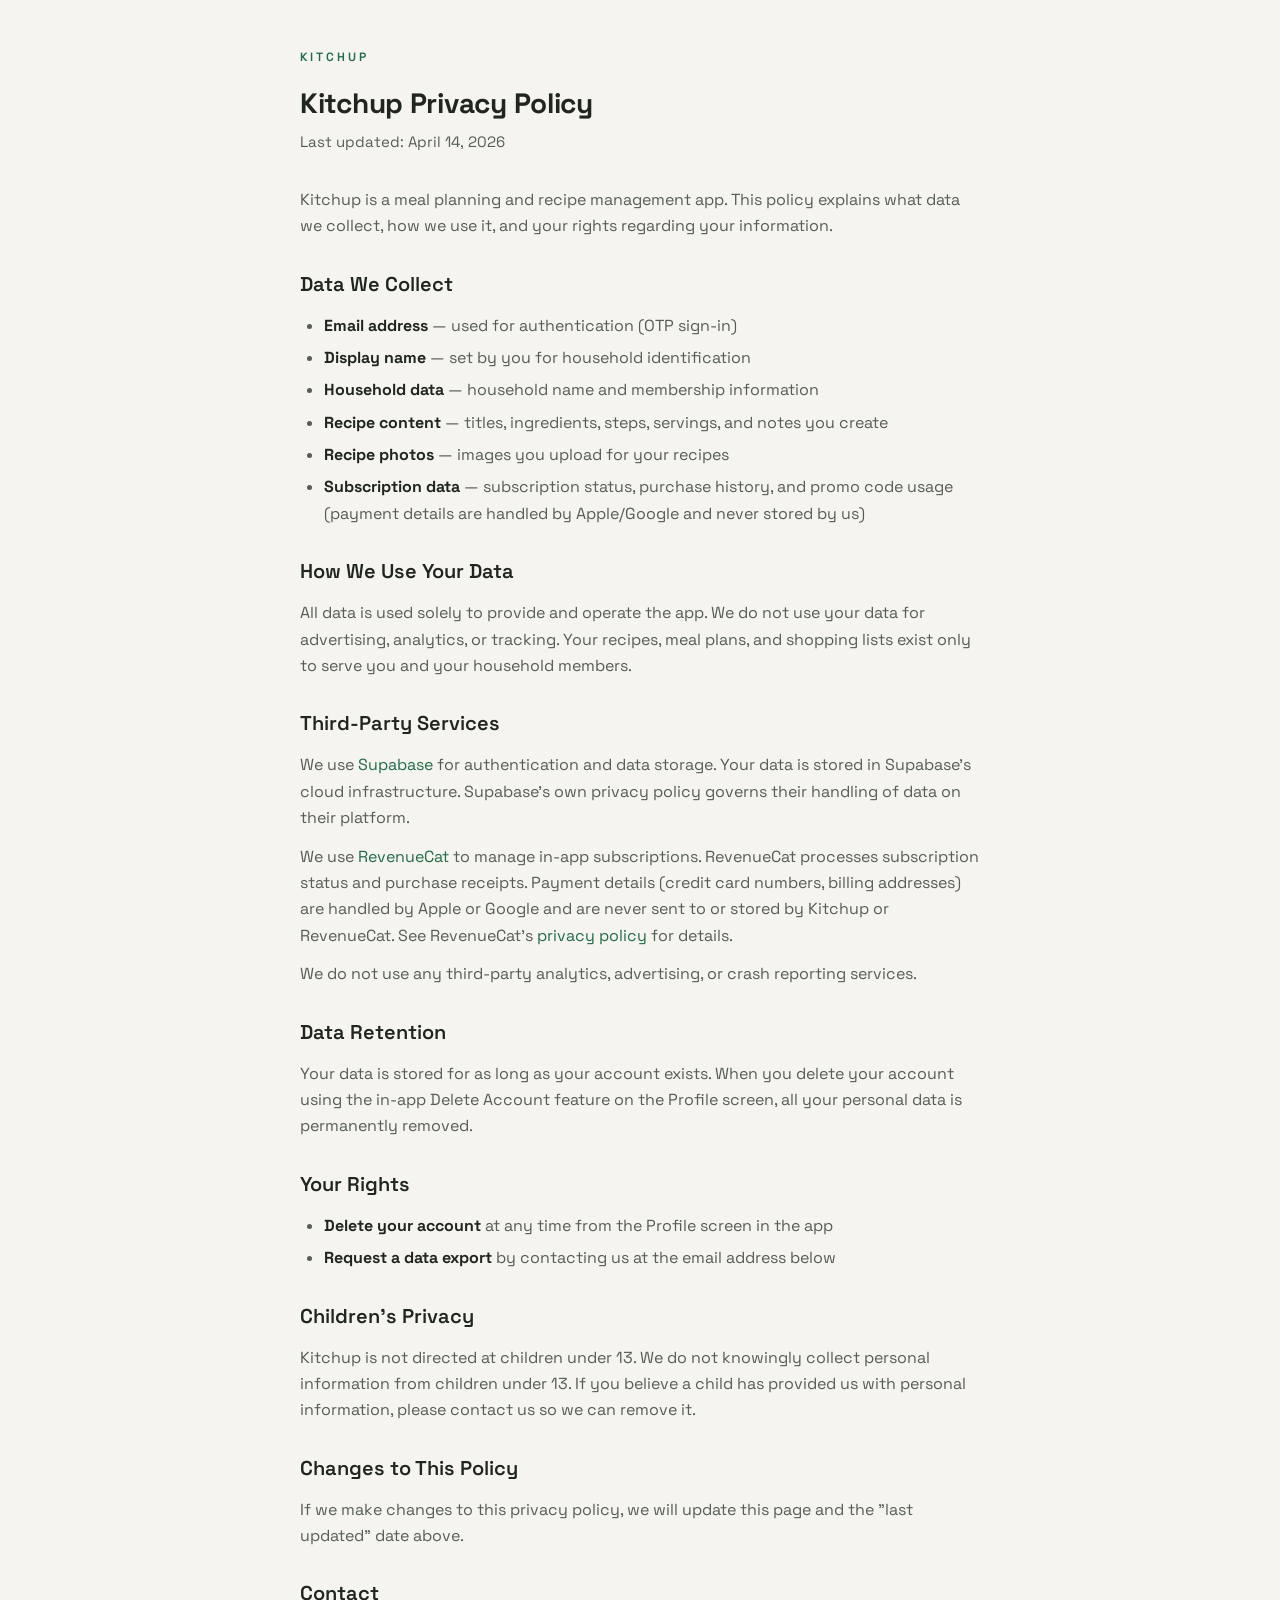
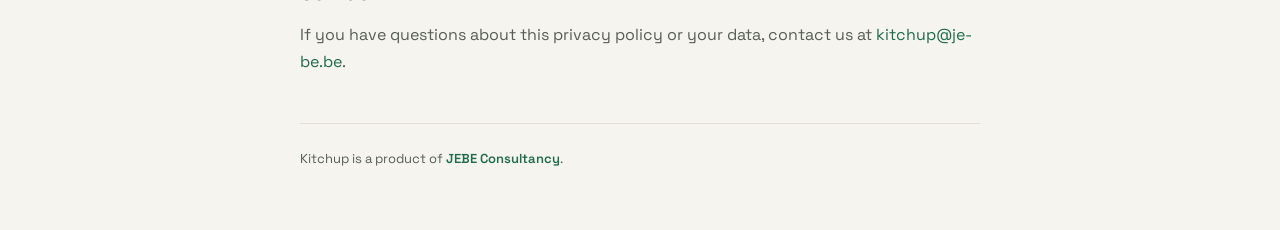
<file: kitchup/privacy/index.html>
<!DOCTYPE html>
<html lang="en">
<head>
  <meta charset="UTF-8" />
  <meta name="viewport" content="width=device-width, initial-scale=1.0" />
  <title>Kitchup Privacy Policy</title>
  <meta name="theme-color" content="#F5F4EF">
  <link rel="icon" href="/favicon.svg" type="image/svg+xml">
  <link rel="icon" href="/favicon-32.png" sizes="32x32" type="image/png">
  <link rel="apple-touch-icon" href="/favicon-180.png">
  <link rel="preconnect" href="https://fonts.googleapis.com">
  <link rel="preconnect" href="https://fonts.gstatic.com" crossorigin>
  <link href="https://fonts.googleapis.com/css2?family=Space+Grotesk:wght@400;500;600;700&display=swap" rel="stylesheet">
  <link rel="stylesheet" href="../kitchup.css">
</head>
<body>
  <div class="container">
    <p class="eyebrow">Kitchup</p>
    <h1>Kitchup Privacy Policy</h1>
    <p class="last-updated">Last updated: April 14, 2026</p>

    <p>Kitchup is a meal planning and recipe management app. This policy explains what data we collect, how we use it, and your rights regarding your information.</p>

    <h2>Data We Collect</h2>
    <ul>
      <li><strong>Email address</strong> &mdash; used for authentication (OTP sign-in)</li>
      <li><strong>Display name</strong> &mdash; set by you for household identification</li>
      <li><strong>Household data</strong> &mdash; household name and membership information</li>
      <li><strong>Recipe content</strong> &mdash; titles, ingredients, steps, servings, and notes you create</li>
      <li><strong>Recipe photos</strong> &mdash; images you upload for your recipes</li>
      <li><strong>Subscription data</strong> &mdash; subscription status, purchase history, and promo code usage (payment details are handled by Apple/Google and never stored by us)</li>
    </ul>

    <h2>How We Use Your Data</h2>
    <p>All data is used solely to provide and operate the app. We do not use your data for advertising, analytics, or tracking. Your recipes, meal plans, and shopping lists exist only to serve you and your household members.</p>

    <h2>Third-Party Services</h2>
    <p>We use <a href="https://supabase.com" target="_blank" rel="noopener noreferrer">Supabase</a> for authentication and data storage. Your data is stored in Supabase's cloud infrastructure. Supabase's own privacy policy governs their handling of data on their platform.</p>
    <p>We use <a href="https://www.revenuecat.com" target="_blank" rel="noopener noreferrer">RevenueCat</a> to manage in-app subscriptions. RevenueCat processes subscription status and purchase receipts. Payment details (credit card numbers, billing addresses) are handled by Apple or Google and are never sent to or stored by Kitchup or RevenueCat. See RevenueCat's <a href="https://www.revenuecat.com/privacy" target="_blank" rel="noopener noreferrer">privacy policy</a> for details.</p>
    <p>We do not use any third-party analytics, advertising, or crash reporting services.</p>

    <h2>Data Retention</h2>
    <p>Your data is stored for as long as your account exists. When you delete your account using the in-app Delete Account feature on the Profile screen, all your personal data is permanently removed.</p>

    <h2>Your Rights</h2>
    <ul>
      <li><strong>Delete your account</strong> at any time from the Profile screen in the app</li>
      <li><strong>Request a data export</strong> by contacting us at the email address below</li>
    </ul>

    <h2>Children's Privacy</h2>
    <p>Kitchup is not directed at children under 13. We do not knowingly collect personal information from children under 13. If you believe a child has provided us with personal information, please contact us so we can remove it.</p>

    <h2>Changes to This Policy</h2>
    <p>If we make changes to this privacy policy, we will update this page and the "last updated" date above.</p>

    <h2>Contact</h2>
    <p>If you have questions about this privacy policy or your data, contact us at <a href="mailto:kitchup@je-be.be">kitchup@je-be.be</a>.</p>

    <p class="page-footer">Kitchup is a product of <a href="https://je-be.be">JEBE Consultancy</a>.</p>
  </div>
</body>
</html>
</file>
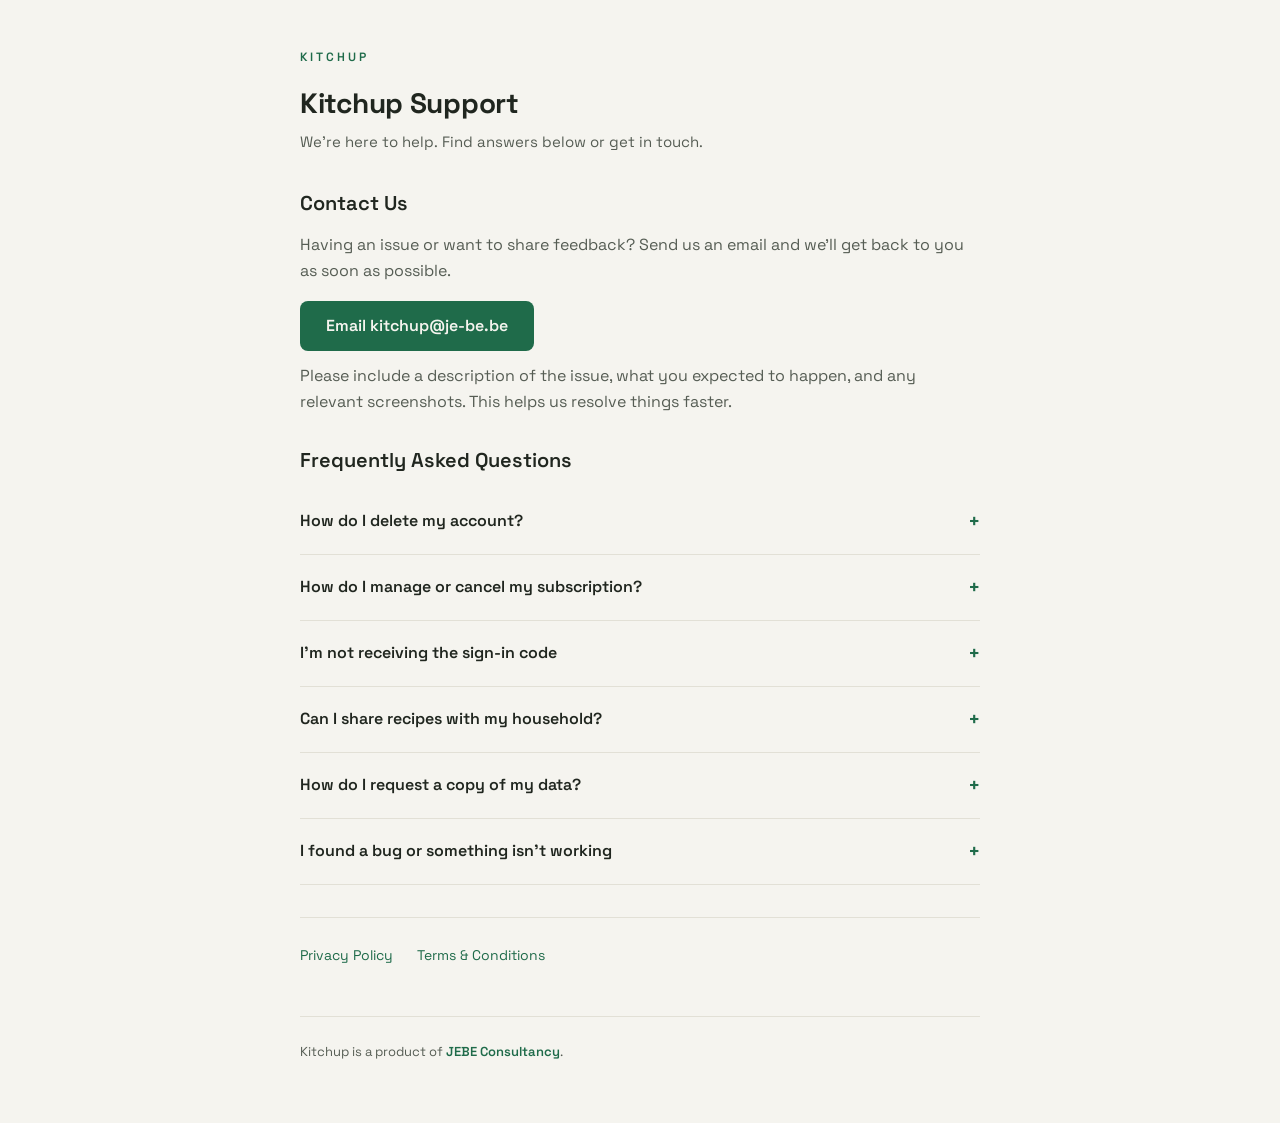
<file: kitchup/support/index.html>
<!DOCTYPE html>
<html lang="en">
<head>
  <meta charset="UTF-8" />
  <meta name="viewport" content="width=device-width, initial-scale=1.0" />
  <title>Kitchup Support</title>
  <meta name="theme-color" content="#F5F4EF">
  <link rel="icon" href="/favicon.svg" type="image/svg+xml">
  <link rel="icon" href="/favicon-32.png" sizes="32x32" type="image/png">
  <link rel="apple-touch-icon" href="/favicon-180.png">
  <link rel="preconnect" href="https://fonts.googleapis.com">
  <link rel="preconnect" href="https://fonts.gstatic.com" crossorigin>
  <link href="https://fonts.googleapis.com/css2?family=Space+Grotesk:wght@400;500;600;700&display=swap" rel="stylesheet">
  <link rel="stylesheet" href="../kitchup.css">
</head>
<body>
  <div class="container">
    <p class="eyebrow">Kitchup</p>
    <h1>Kitchup Support</h1>
    <p class="subtitle">We're here to help. Find answers below or get in touch.</p>

    <h2>Contact Us</h2>
    <p>Having an issue or want to share feedback? Send us an email and we'll get back to you as soon as possible.</p>
    <a href="mailto:kitchup@je-be.be?subject=Kitchup%20Support%20Request" class="contact-btn">Email kitchup@je-be.be</a>
    <p>Please include a description of the issue, what you expected to happen, and any relevant screenshots. This helps us resolve things faster.</p>

    <h2>Frequently Asked Questions</h2>

    <div class="faq-item">
      <div class="faq-question">How do I delete my account?</div>
      <div class="faq-answer">Go to the Profile screen in the app and tap "Delete Account". This will permanently remove all your personal data, recipes, and household information.</div>
    </div>

    <div class="faq-item">
      <div class="faq-question">How do I manage or cancel my subscription?</div>
      <div class="faq-answer">Subscriptions are managed through your device's app store. On iPhone, go to Settings &gt; your name &gt; Subscriptions. On Android, open the Play Store &gt; Menu &gt; Subscriptions. From there you can change or cancel your plan.</div>
    </div>

    <div class="faq-item">
      <div class="faq-question">I'm not receiving the sign-in code</div>
      <div class="faq-answer">Check your spam or junk folder. If the email still doesn't arrive, make sure you're entering the correct email address and try again after a few minutes. If the problem persists, contact us at <a href="mailto:kitchup@je-be.be">kitchup@je-be.be</a>.</div>
    </div>

    <div class="faq-item">
      <div class="faq-question">Can I share recipes with my household?</div>
      <div class="faq-answer">Yes. Once you're part of a household, all members can view and edit shared recipes, meal plans, and shopping lists.</div>
    </div>

    <div class="faq-item">
      <div class="faq-question">How do I request a copy of my data?</div>
      <div class="faq-answer">Send an email to <a href="mailto:kitchup@je-be.be">kitchup@je-be.be</a> and we'll provide an export of your personal data in accordance with GDPR.</div>
    </div>

    <div class="faq-item">
      <div class="faq-question">I found a bug or something isn't working</div>
      <div class="faq-answer">Please email <a href="mailto:kitchup@je-be.be">kitchup@je-be.be</a> with a description of what happened, what you expected, and your device model and OS version. Screenshots are very helpful.</div>
    </div>

    <div class="links">
      <a href="https://je-be.be/kitchup/privacy">Privacy Policy</a>
      <a href="https://je-be.be/kitchup/terms">Terms &amp; Conditions</a>
    </div>

    <p class="page-footer">Kitchup is a product of <a href="https://je-be.be">JEBE Consultancy</a>.</p>
  </div>

  <script>
    document.querySelectorAll('.faq-question').forEach(function (q) {
      q.addEventListener('click', function () {
        this.parentElement.classList.toggle('open');
      });
    });
  </script>
</body>
</html>
</file>
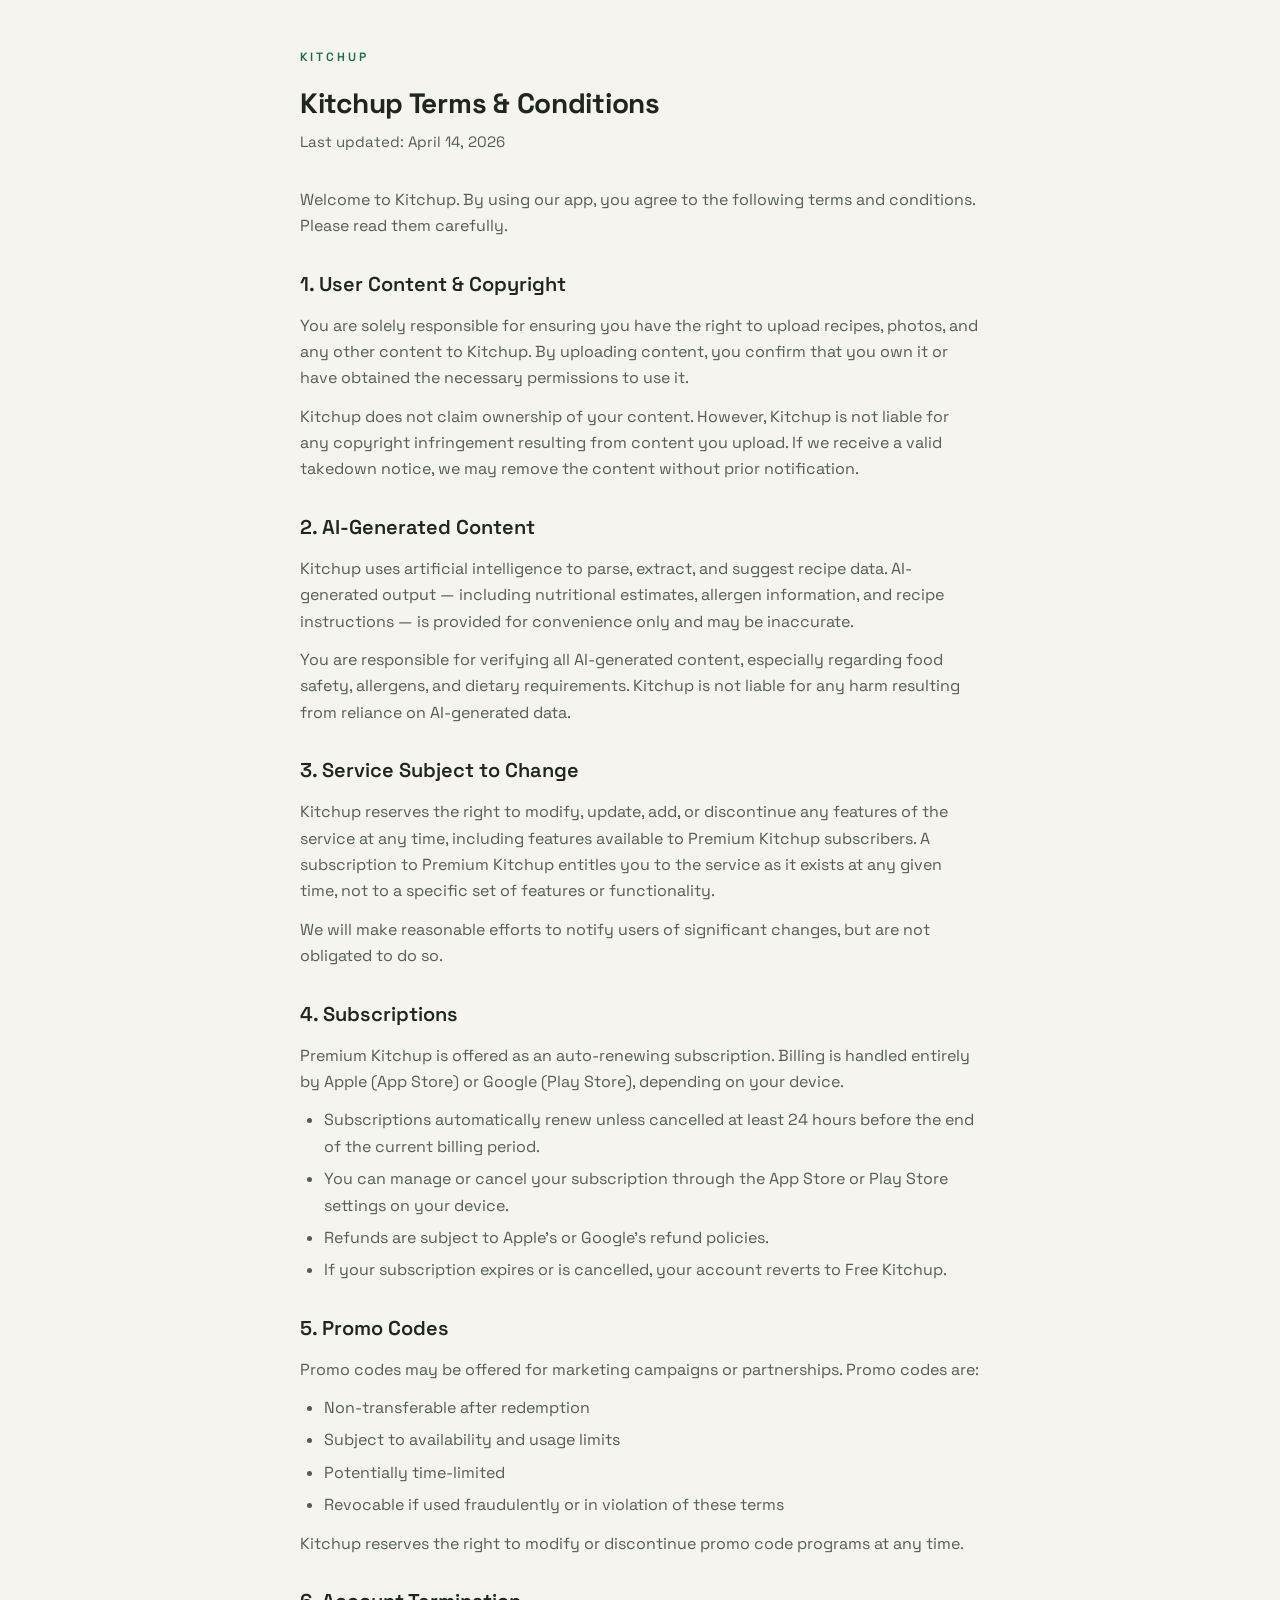
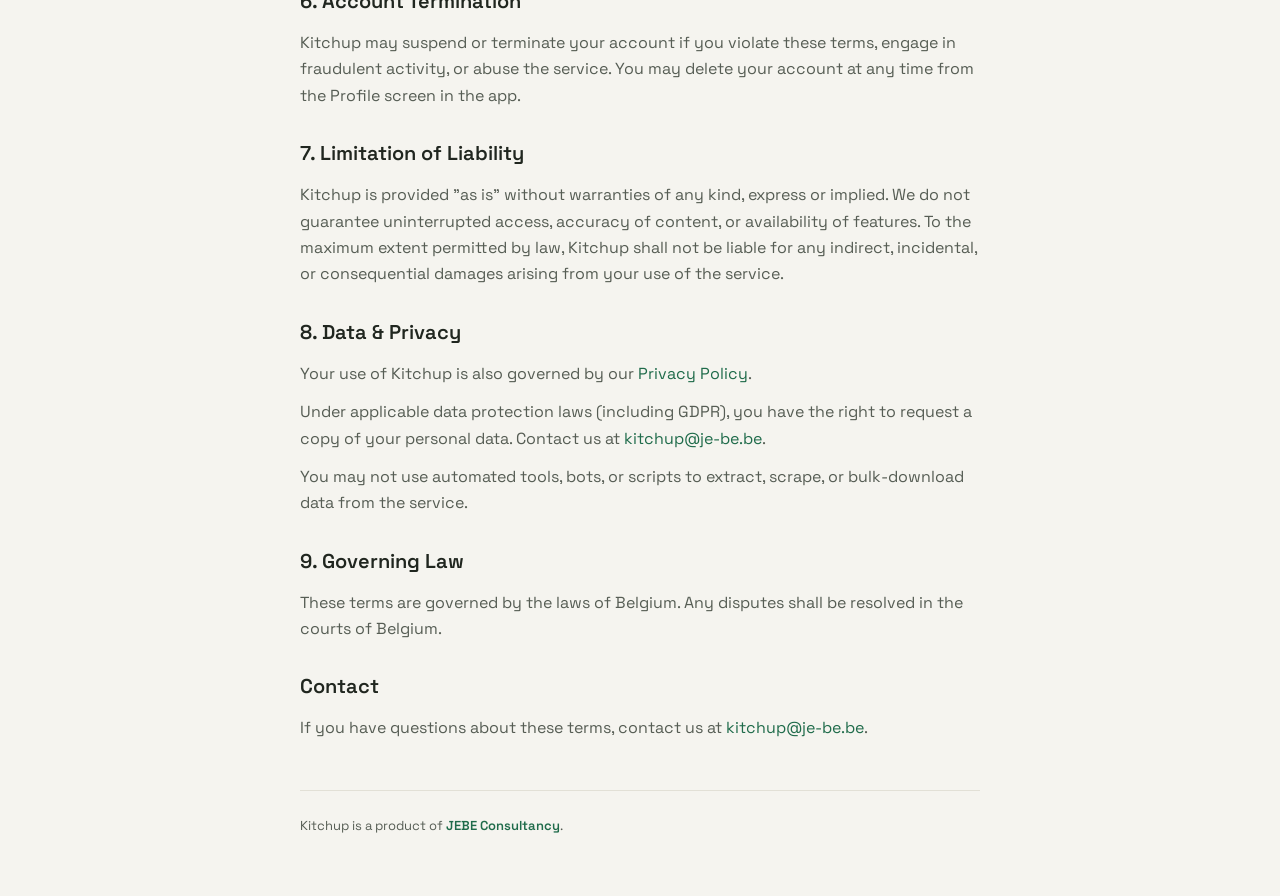
<file: kitchup/terms/index.html>
<!DOCTYPE html>
<html lang="en">
<head>
  <meta charset="UTF-8" />
  <meta name="viewport" content="width=device-width, initial-scale=1.0" />
  <title>Kitchup Terms &amp; Conditions</title>
  <meta name="theme-color" content="#F5F4EF">
  <link rel="icon" href="/favicon.svg" type="image/svg+xml">
  <link rel="icon" href="/favicon-32.png" sizes="32x32" type="image/png">
  <link rel="apple-touch-icon" href="/favicon-180.png">
  <link rel="preconnect" href="https://fonts.googleapis.com">
  <link rel="preconnect" href="https://fonts.gstatic.com" crossorigin>
  <link href="https://fonts.googleapis.com/css2?family=Space+Grotesk:wght@400;500;600;700&display=swap" rel="stylesheet">
  <link rel="stylesheet" href="../kitchup.css">
</head>
<body>
  <div class="container">
    <p class="eyebrow">Kitchup</p>
    <h1>Kitchup Terms &amp; Conditions</h1>
    <p class="last-updated">Last updated: April 14, 2026</p>

    <p>Welcome to Kitchup. By using our app, you agree to the following terms and conditions. Please read them carefully.</p>

    <h2>1. User Content &amp; Copyright</h2>
    <p>You are solely responsible for ensuring you have the right to upload recipes, photos, and any other content to Kitchup. By uploading content, you confirm that you own it or have obtained the necessary permissions to use it.</p>
    <p>Kitchup does not claim ownership of your content. However, Kitchup is not liable for any copyright infringement resulting from content you upload. If we receive a valid takedown notice, we may remove the content without prior notification.</p>

    <h2>2. AI-Generated Content</h2>
    <p>Kitchup uses artificial intelligence to parse, extract, and suggest recipe data. AI-generated output &mdash; including nutritional estimates, allergen information, and recipe instructions &mdash; is provided for convenience only and may be inaccurate.</p>
    <p>You are responsible for verifying all AI-generated content, especially regarding food safety, allergens, and dietary requirements. Kitchup is not liable for any harm resulting from reliance on AI-generated data.</p>

    <h2>3. Service Subject to Change</h2>
    <p>Kitchup reserves the right to modify, update, add, or discontinue any features of the service at any time, including features available to Premium Kitchup subscribers. A subscription to Premium Kitchup entitles you to the service as it exists at any given time, not to a specific set of features or functionality.</p>
    <p>We will make reasonable efforts to notify users of significant changes, but are not obligated to do so.</p>

    <h2>4. Subscriptions</h2>
    <p>Premium Kitchup is offered as an auto-renewing subscription. Billing is handled entirely by Apple (App Store) or Google (Play Store), depending on your device.</p>
    <ul>
      <li>Subscriptions automatically renew unless cancelled at least 24 hours before the end of the current billing period.</li>
      <li>You can manage or cancel your subscription through the App Store or Play Store settings on your device.</li>
      <li>Refunds are subject to Apple's or Google's refund policies.</li>
      <li>If your subscription expires or is cancelled, your account reverts to Free Kitchup.</li>
    </ul>

    <h2>5. Promo Codes</h2>
    <p>Promo codes may be offered for marketing campaigns or partnerships. Promo codes are:</p>
    <ul>
      <li>Non-transferable after redemption</li>
      <li>Subject to availability and usage limits</li>
      <li>Potentially time-limited</li>
      <li>Revocable if used fraudulently or in violation of these terms</li>
    </ul>
    <p>Kitchup reserves the right to modify or discontinue promo code programs at any time.</p>

    <h2>6. Account Termination</h2>
    <p>Kitchup may suspend or terminate your account if you violate these terms, engage in fraudulent activity, or abuse the service. You may delete your account at any time from the Profile screen in the app.</p>

    <h2>7. Limitation of Liability</h2>
    <p>Kitchup is provided "as is" without warranties of any kind, express or implied. We do not guarantee uninterrupted access, accuracy of content, or availability of features. To the maximum extent permitted by law, Kitchup shall not be liable for any indirect, incidental, or consequential damages arising from your use of the service.</p>

    <h2>8. Data &amp; Privacy</h2>
    <p>Your use of Kitchup is also governed by our <a href="https://je-be.be/kitchup/privacy">Privacy Policy</a>.</p>
    <p>Under applicable data protection laws (including GDPR), you have the right to request a copy of your personal data. Contact us at <a href="mailto:kitchup@je-be.be">kitchup@je-be.be</a>.</p>
    <p>You may not use automated tools, bots, or scripts to extract, scrape, or bulk-download data from the service.</p>

    <h2>9. Governing Law</h2>
    <p>These terms are governed by the laws of Belgium. Any disputes shall be resolved in the courts of Belgium.</p>

    <h2>Contact</h2>
    <p>If you have questions about these terms, contact us at <a href="mailto:kitchup@je-be.be">kitchup@je-be.be</a>.</p>

    <p class="page-footer">Kitchup is a product of <a href="https://je-be.be">JEBE Consultancy</a>.</p>
  </div>
</body>
</html>
</file>
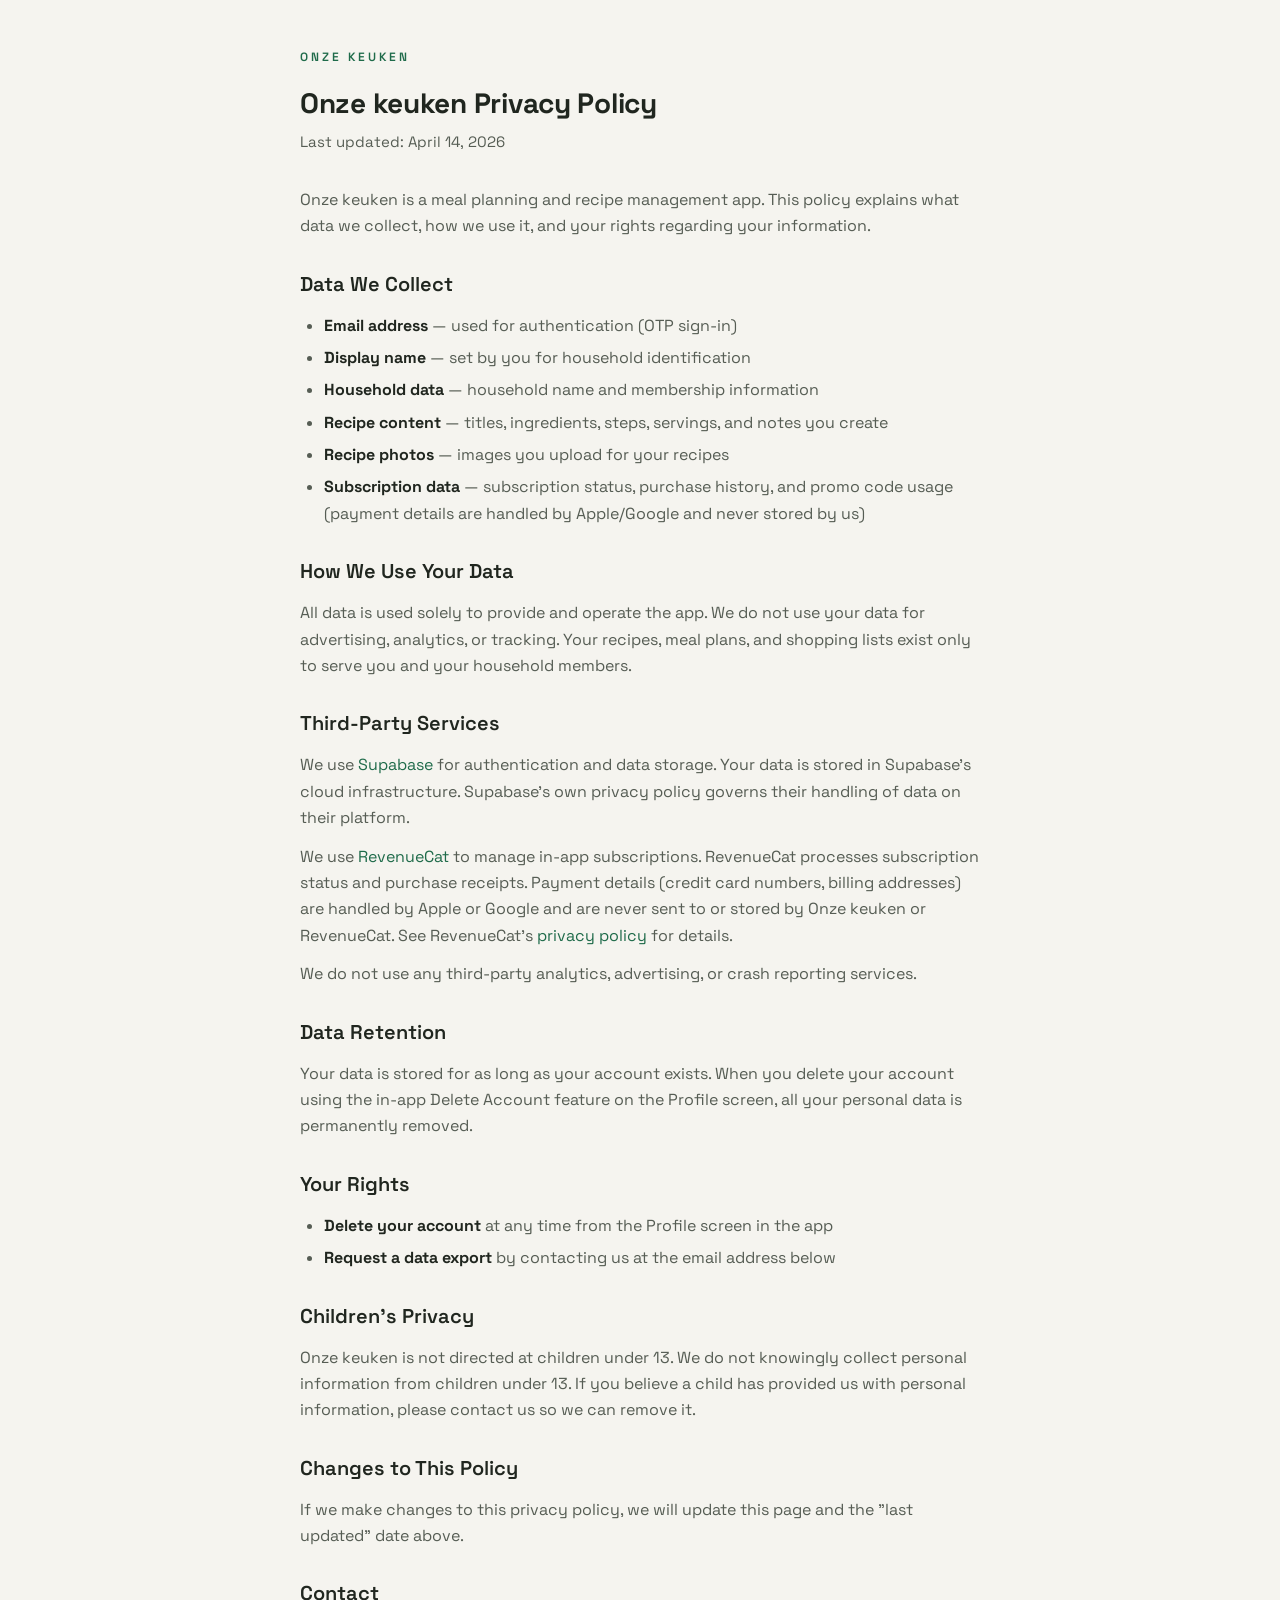
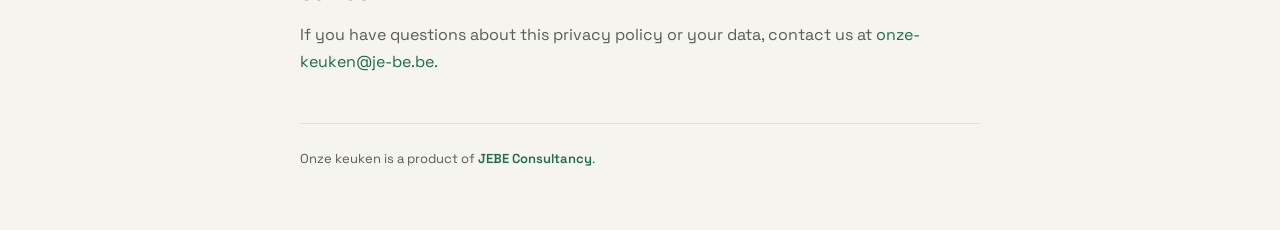
<file: ons-keuken/privacy/index.html>
<!DOCTYPE html>
<html lang="en">
<head>
  <meta charset="UTF-8" />
  <meta name="viewport" content="width=device-width, initial-scale=1.0" />
  <title>Onze keuken Privacy Policy</title>
  <meta name="robots" content="noindex, nofollow">
  <link rel="canonical" href="https://je-be.be/onze-keuken/privacy/">
  <meta http-equiv="refresh" content="0; url=/onze-keuken/privacy/">
  <script>location.replace('/onze-keuken/privacy/' + location.search + location.hash);</script>
</head>
<body>
  <!-- Ons Keuken was renamed to Onze keuken. App versions up to 4.0.0 and older store listings still link here. -->
  <p>This page has moved to <a href="/onze-keuken/privacy/">je-be.be/onze-keuken/privacy</a>.</p>
</body>
</html>
</file>
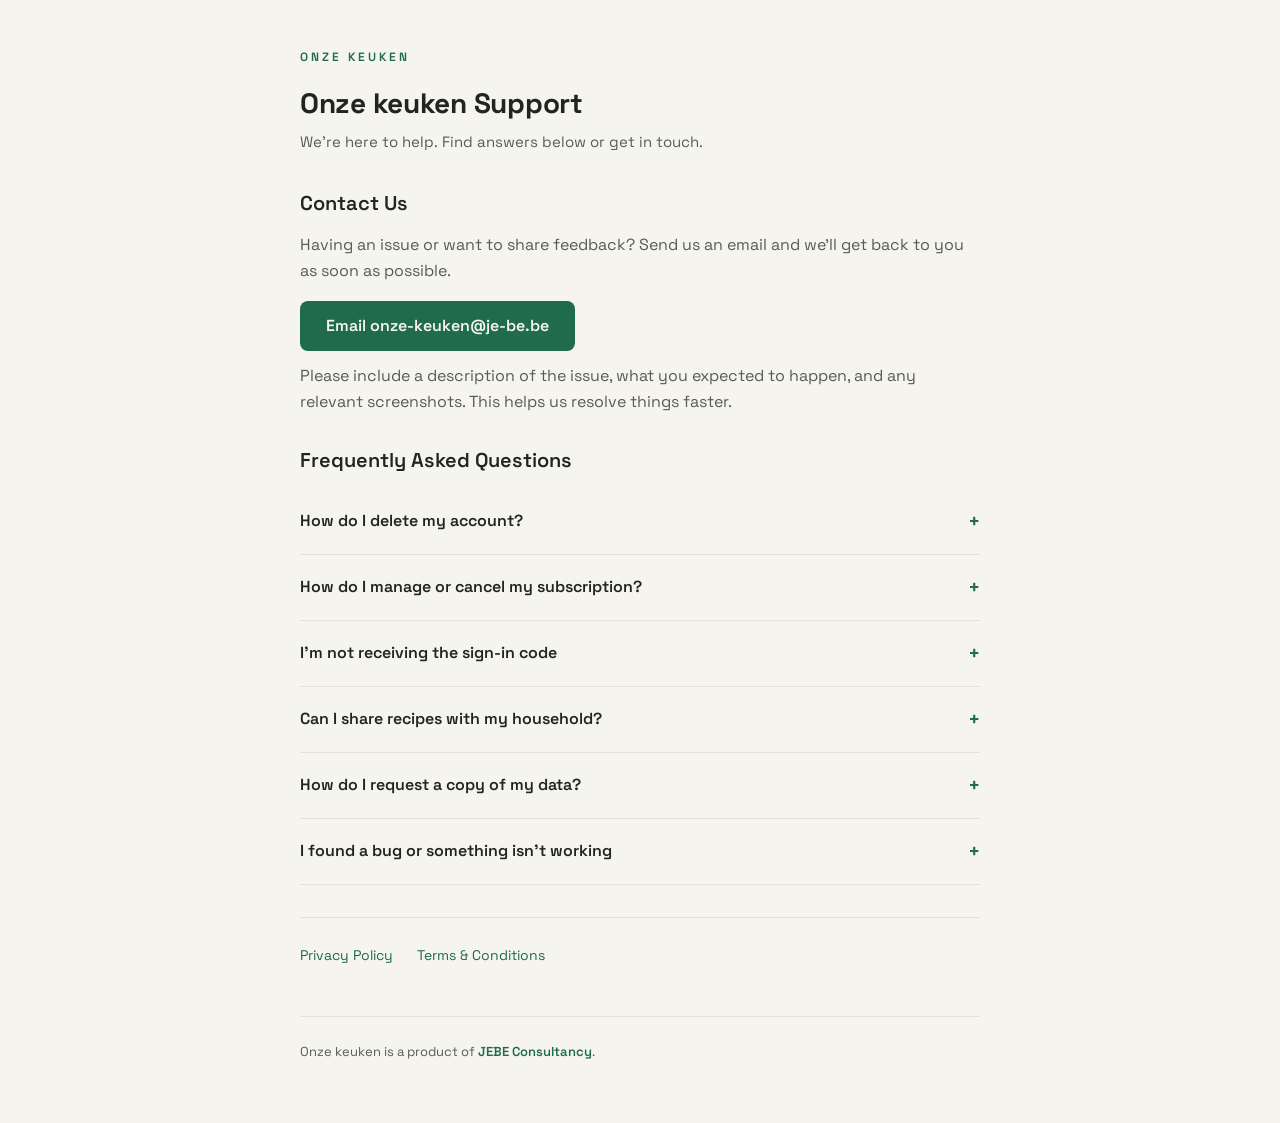
<file: ons-keuken/support/index.html>
<!DOCTYPE html>
<html lang="en">
<head>
  <meta charset="UTF-8" />
  <meta name="viewport" content="width=device-width, initial-scale=1.0" />
  <title>Onze keuken Support</title>
  <meta name="robots" content="noindex, nofollow">
  <link rel="canonical" href="https://je-be.be/onze-keuken/support/">
  <meta http-equiv="refresh" content="0; url=/onze-keuken/support/">
  <script>location.replace('/onze-keuken/support/' + location.search + location.hash);</script>
</head>
<body>
  <!-- Ons Keuken was renamed to Onze keuken. App versions up to 4.0.0 and older store listings still link here. -->
  <p>This page has moved to <a href="/onze-keuken/support/">je-be.be/onze-keuken/support</a>.</p>
</body>
</html>
</file>
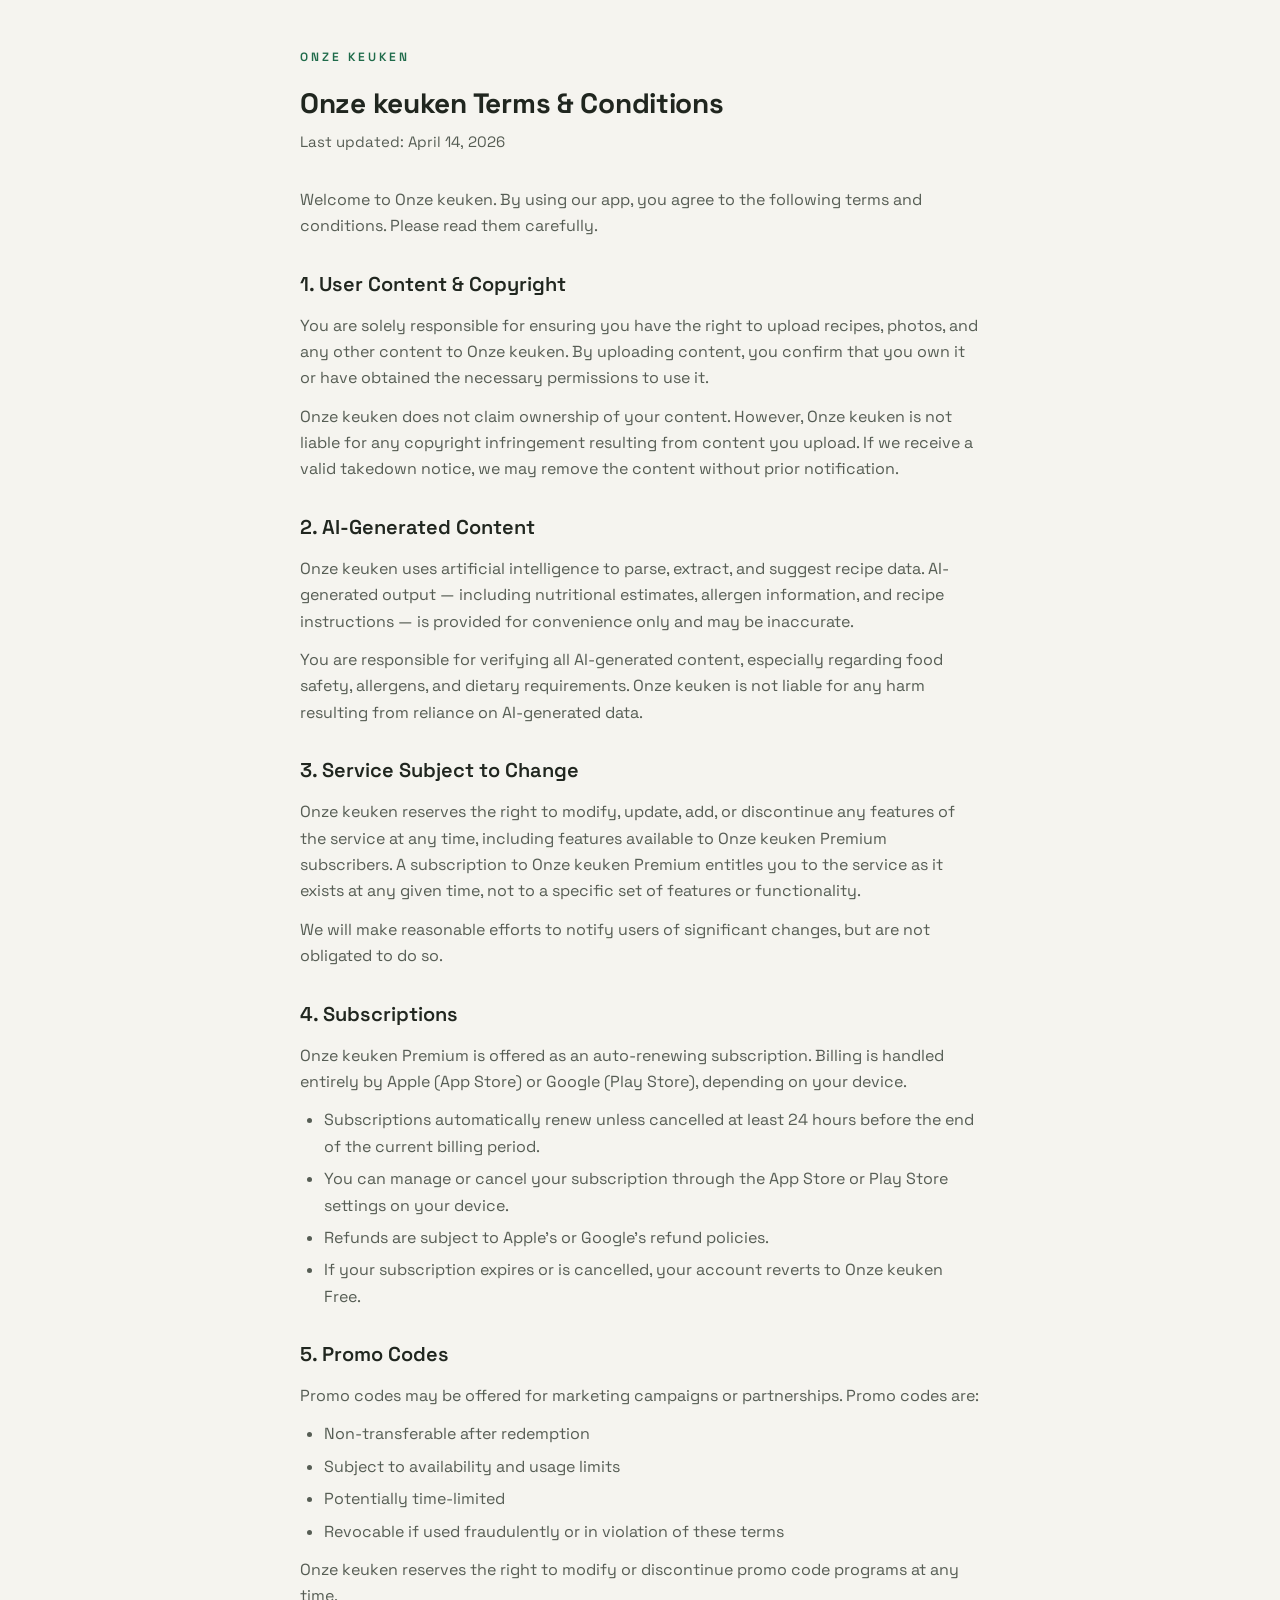
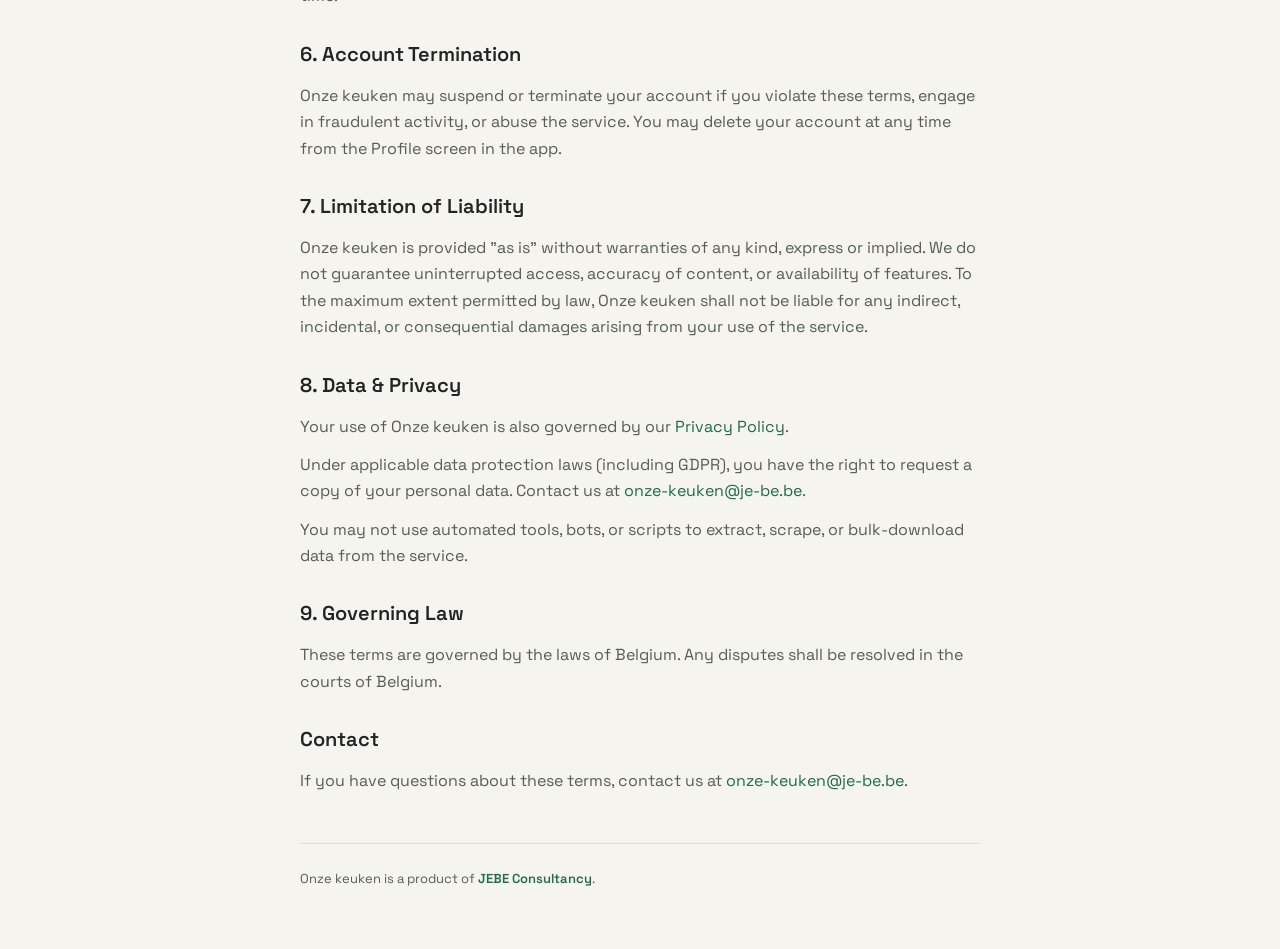
<file: ons-keuken/terms/index.html>
<!DOCTYPE html>
<html lang="en">
<head>
  <meta charset="UTF-8" />
  <meta name="viewport" content="width=device-width, initial-scale=1.0" />
  <title>Onze keuken Terms &amp; Conditions</title>
  <meta name="robots" content="noindex, nofollow">
  <link rel="canonical" href="https://je-be.be/onze-keuken/terms/">
  <meta http-equiv="refresh" content="0; url=/onze-keuken/terms/">
  <script>location.replace('/onze-keuken/terms/' + location.search + location.hash);</script>
</head>
<body>
  <!-- Ons Keuken was renamed to Onze keuken. App versions up to 4.0.0 and older store listings still link here. -->
  <p>This page has moved to <a href="/onze-keuken/terms/">je-be.be/onze-keuken/terms</a>.</p>
</body>
</html>
</file>
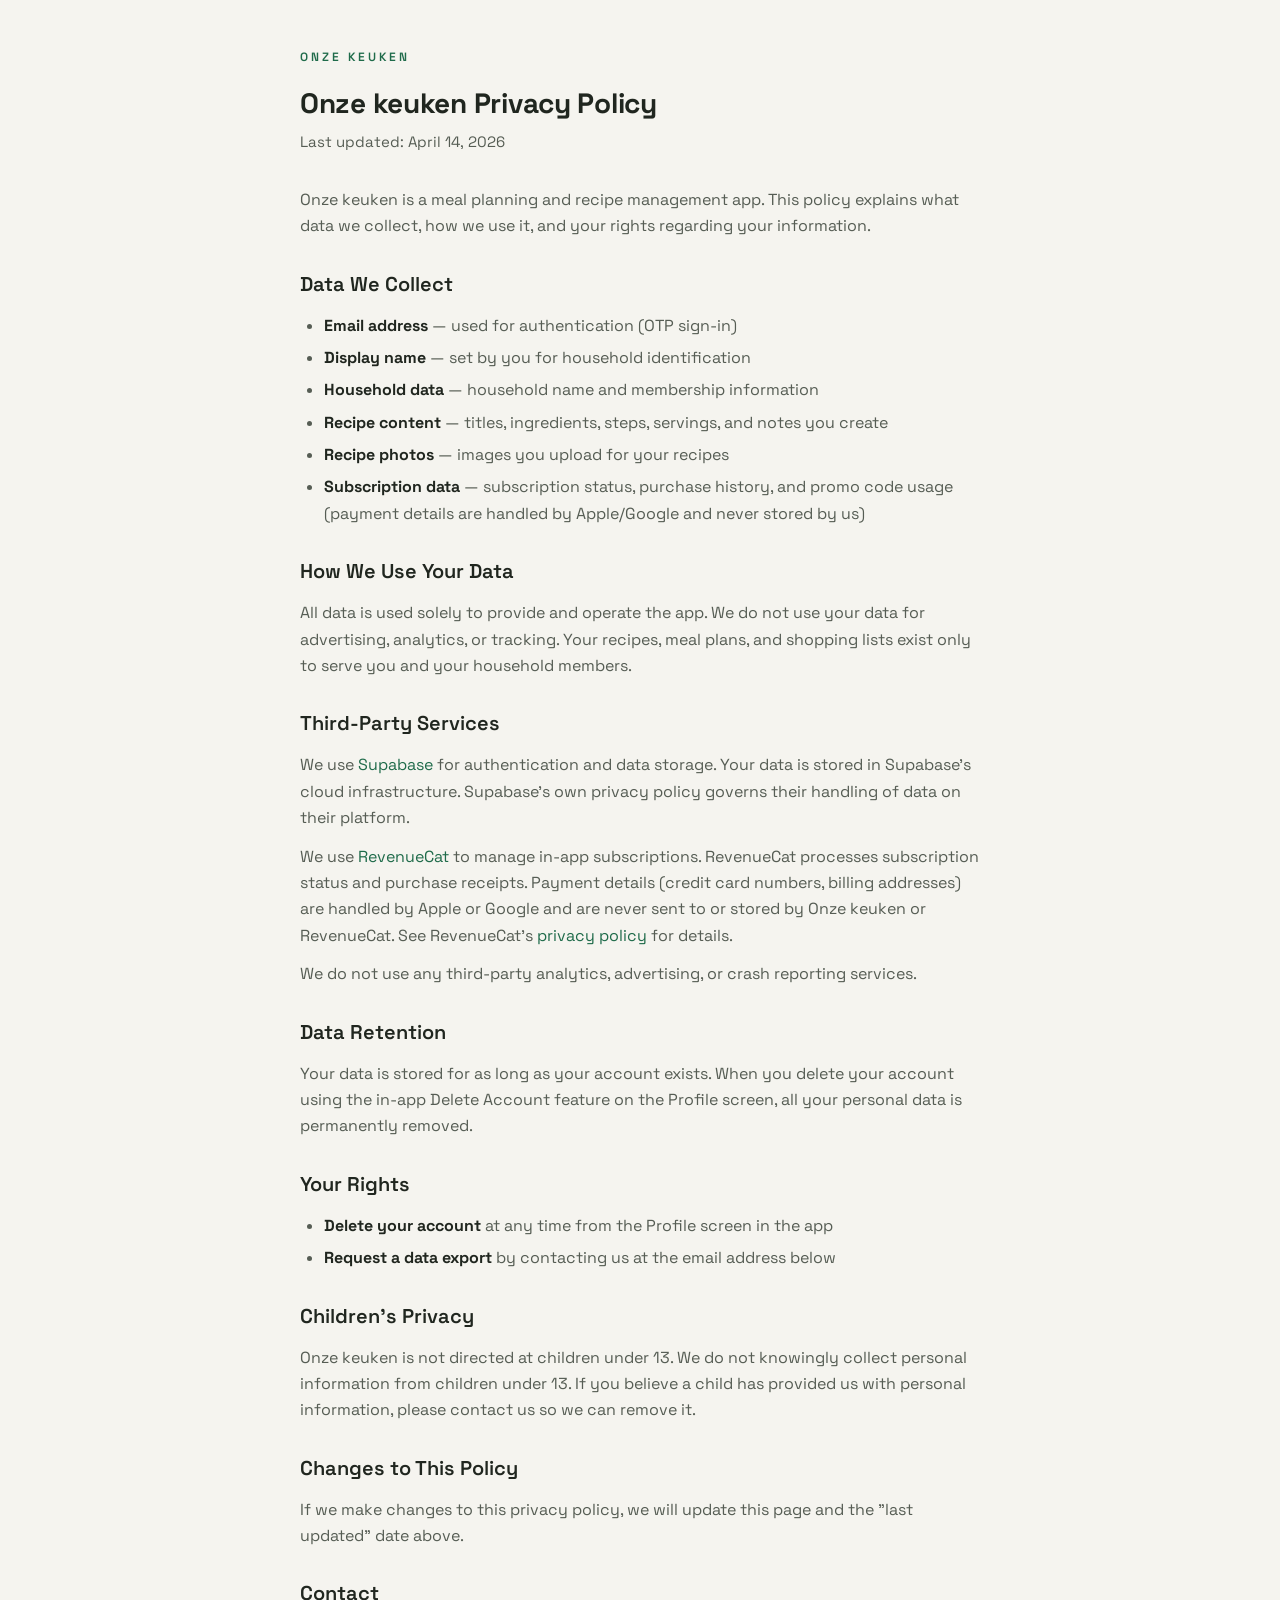
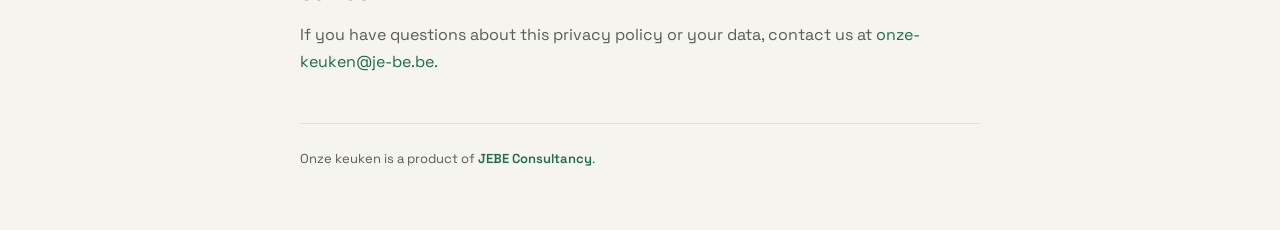
<file: onze-keuken/privacy/index.html>
<!DOCTYPE html>
<html lang="en">
<head>
  <meta charset="UTF-8" />
  <meta name="viewport" content="width=device-width, initial-scale=1.0" />
  <title>Onze keuken Privacy Policy</title>
  <meta name="robots" content="noindex, nofollow">
  <meta name="theme-color" content="#F5F4EF">
  <link rel="icon" href="/favicon.svg" type="image/svg+xml">
  <link rel="icon" href="/favicon-32.png" sizes="32x32" type="image/png">
  <link rel="apple-touch-icon" href="/favicon-180.png">
  <link rel="preconnect" href="https://fonts.googleapis.com">
  <link rel="preconnect" href="https://fonts.gstatic.com" crossorigin>
  <link href="https://fonts.googleapis.com/css2?family=Space+Grotesk:wght@400;500;600;700&display=swap" rel="stylesheet">
  <link rel="stylesheet" href="../onze-keuken.css">
</head>
<body>
  <div class="container">
    <p class="eyebrow">Onze keuken</p>
    <h1>Onze keuken Privacy Policy</h1>
    <p class="last-updated">Last updated: April 14, 2026</p>

    <p>Onze keuken is a meal planning and recipe management app. This policy explains what data we collect, how we use it, and your rights regarding your information.</p>

    <h2>Data We Collect</h2>
    <ul>
      <li><strong>Email address</strong> &mdash; used for authentication (OTP sign-in)</li>
      <li><strong>Display name</strong> &mdash; set by you for household identification</li>
      <li><strong>Household data</strong> &mdash; household name and membership information</li>
      <li><strong>Recipe content</strong> &mdash; titles, ingredients, steps, servings, and notes you create</li>
      <li><strong>Recipe photos</strong> &mdash; images you upload for your recipes</li>
      <li><strong>Subscription data</strong> &mdash; subscription status, purchase history, and promo code usage (payment details are handled by Apple/Google and never stored by us)</li>
    </ul>

    <h2>How We Use Your Data</h2>
    <p>All data is used solely to provide and operate the app. We do not use your data for advertising, analytics, or tracking. Your recipes, meal plans, and shopping lists exist only to serve you and your household members.</p>

    <h2>Third-Party Services</h2>
    <p>We use <a href="https://supabase.com" target="_blank" rel="noopener noreferrer">Supabase</a> for authentication and data storage. Your data is stored in Supabase's cloud infrastructure. Supabase's own privacy policy governs their handling of data on their platform.</p>
    <p>We use <a href="https://www.revenuecat.com" target="_blank" rel="noopener noreferrer">RevenueCat</a> to manage in-app subscriptions. RevenueCat processes subscription status and purchase receipts. Payment details (credit card numbers, billing addresses) are handled by Apple or Google and are never sent to or stored by Onze keuken or RevenueCat. See RevenueCat's <a href="https://www.revenuecat.com/privacy" target="_blank" rel="noopener noreferrer">privacy policy</a> for details.</p>
    <p>We do not use any third-party analytics, advertising, or crash reporting services.</p>

    <h2>Data Retention</h2>
    <p>Your data is stored for as long as your account exists. When you delete your account using the in-app Delete Account feature on the Profile screen, all your personal data is permanently removed.</p>

    <h2>Your Rights</h2>
    <ul>
      <li><strong>Delete your account</strong> at any time from the Profile screen in the app</li>
      <li><strong>Request a data export</strong> by contacting us at the email address below</li>
    </ul>

    <h2>Children's Privacy</h2>
    <p>Onze keuken is not directed at children under 13. We do not knowingly collect personal information from children under 13. If you believe a child has provided us with personal information, please contact us so we can remove it.</p>

    <h2>Changes to This Policy</h2>
    <p>If we make changes to this privacy policy, we will update this page and the "last updated" date above.</p>

    <h2>Contact</h2>
    <p>If you have questions about this privacy policy or your data, contact us at <a href="mailto:onze-keuken@je-be.be">onze-keuken@je-be.be</a>.</p>

    <p class="page-footer">Onze keuken is a product of <a href="https://je-be.be">JEBE Consultancy</a>.</p>
  </div>
</body>
</html>
</file>
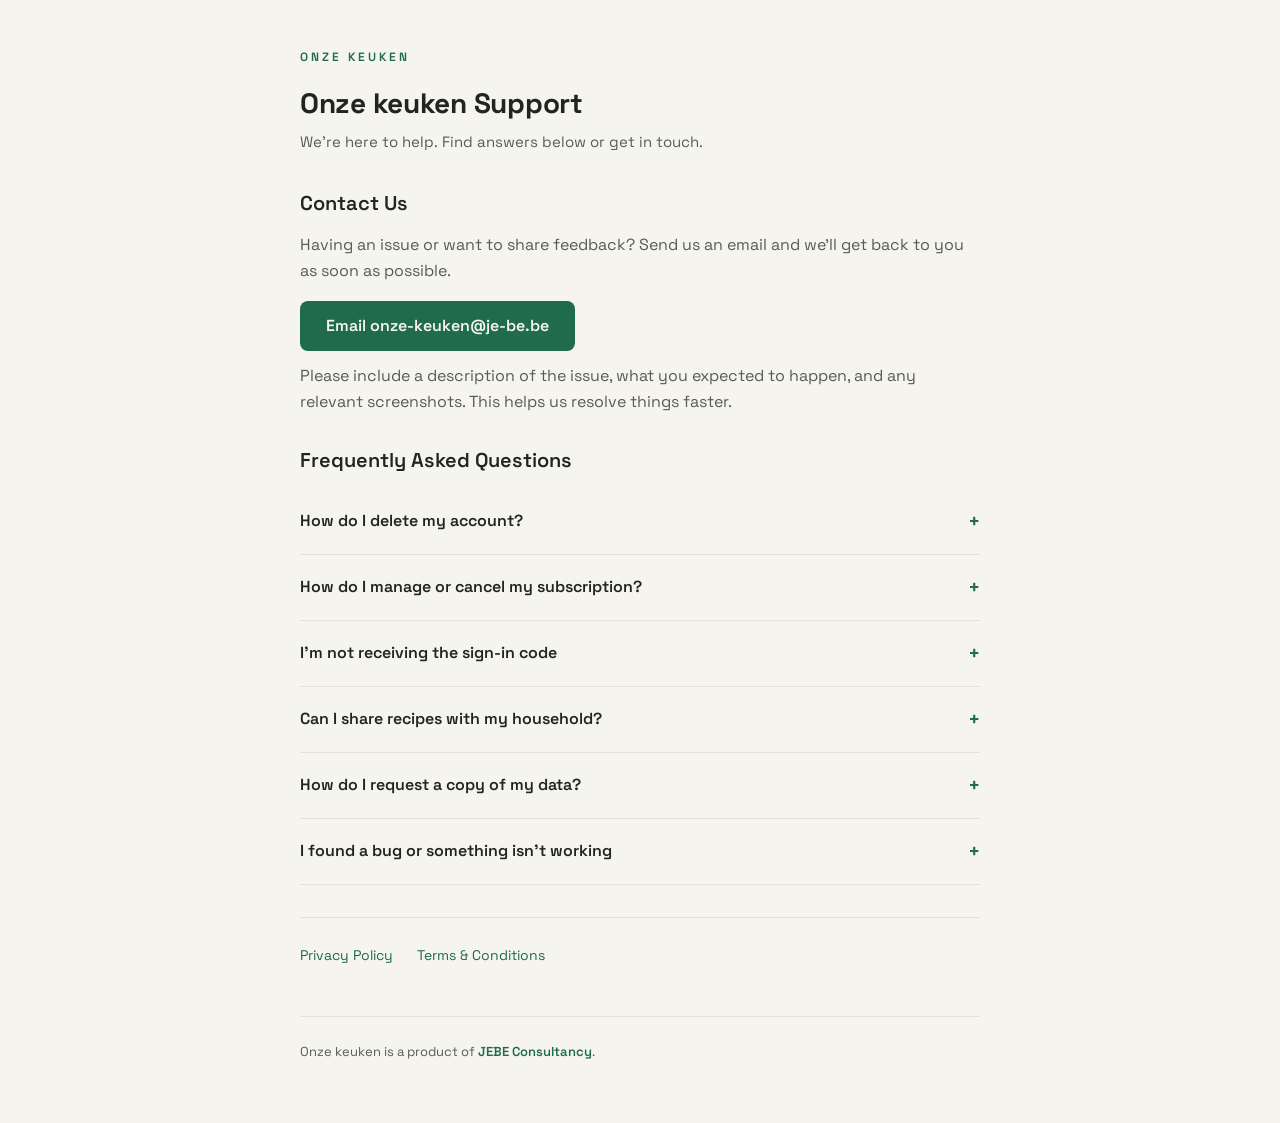
<file: onze-keuken/support/index.html>
<!DOCTYPE html>
<html lang="en">
<head>
  <meta charset="UTF-8" />
  <meta name="viewport" content="width=device-width, initial-scale=1.0" />
  <title>Onze keuken Support</title>
  <meta name="robots" content="noindex, nofollow">
  <meta name="theme-color" content="#F5F4EF">
  <link rel="icon" href="/favicon.svg" type="image/svg+xml">
  <link rel="icon" href="/favicon-32.png" sizes="32x32" type="image/png">
  <link rel="apple-touch-icon" href="/favicon-180.png">
  <link rel="preconnect" href="https://fonts.googleapis.com">
  <link rel="preconnect" href="https://fonts.gstatic.com" crossorigin>
  <link href="https://fonts.googleapis.com/css2?family=Space+Grotesk:wght@400;500;600;700&display=swap" rel="stylesheet">
  <link rel="stylesheet" href="../onze-keuken.css">
</head>
<body>
  <div class="container">
    <p class="eyebrow">Onze keuken</p>
    <h1>Onze keuken Support</h1>
    <p class="subtitle">We're here to help. Find answers below or get in touch.</p>

    <h2>Contact Us</h2>
    <p>Having an issue or want to share feedback? Send us an email and we'll get back to you as soon as possible.</p>
    <a href="mailto:onze-keuken@je-be.be?subject=Onze%20keuken%20Support%20Request" class="contact-btn">Email onze-keuken@je-be.be</a>
    <p>Please include a description of the issue, what you expected to happen, and any relevant screenshots. This helps us resolve things faster.</p>

    <h2>Frequently Asked Questions</h2>

    <div class="faq-item">
      <div class="faq-question">How do I delete my account?</div>
      <div class="faq-answer">Go to the Profile screen in the app and tap "Delete Account". This will permanently remove all your personal data, recipes, and household information.</div>
    </div>

    <div class="faq-item">
      <div class="faq-question">How do I manage or cancel my subscription?</div>
      <div class="faq-answer">Subscriptions are managed through your device's app store. On iPhone, go to Settings &gt; your name &gt; Subscriptions. On Android, open the Play Store &gt; Menu &gt; Subscriptions. From there you can change or cancel your plan.</div>
    </div>

    <div class="faq-item">
      <div class="faq-question">I'm not receiving the sign-in code</div>
      <div class="faq-answer">Check your spam or junk folder. If the email still doesn't arrive, make sure you're entering the correct email address and try again after a few minutes. If the problem persists, contact us at <a href="mailto:onze-keuken@je-be.be">onze-keuken@je-be.be</a>.</div>
    </div>

    <div class="faq-item">
      <div class="faq-question">Can I share recipes with my household?</div>
      <div class="faq-answer">Yes. Once you're part of a household, all members can view and edit shared recipes, meal plans, and shopping lists.</div>
    </div>

    <div class="faq-item">
      <div class="faq-question">How do I request a copy of my data?</div>
      <div class="faq-answer">Send an email to <a href="mailto:onze-keuken@je-be.be">onze-keuken@je-be.be</a> and we'll provide an export of your personal data in accordance with GDPR.</div>
    </div>

    <div class="faq-item">
      <div class="faq-question">I found a bug or something isn't working</div>
      <div class="faq-answer">Please email <a href="mailto:onze-keuken@je-be.be">onze-keuken@je-be.be</a> with a description of what happened, what you expected, and your device model and OS version. Screenshots are very helpful.</div>
    </div>

    <div class="links">
      <a href="https://je-be.be/onze-keuken/privacy">Privacy Policy</a>
      <a href="https://je-be.be/onze-keuken/terms">Terms &amp; Conditions</a>
    </div>

    <p class="page-footer">Onze keuken is a product of <a href="https://je-be.be">JEBE Consultancy</a>.</p>
  </div>

  <script>
    document.querySelectorAll('.faq-question').forEach(function (q) {
      q.addEventListener('click', function () {
        this.parentElement.classList.toggle('open');
      });
    });
  </script>
</body>
</html>
</file>
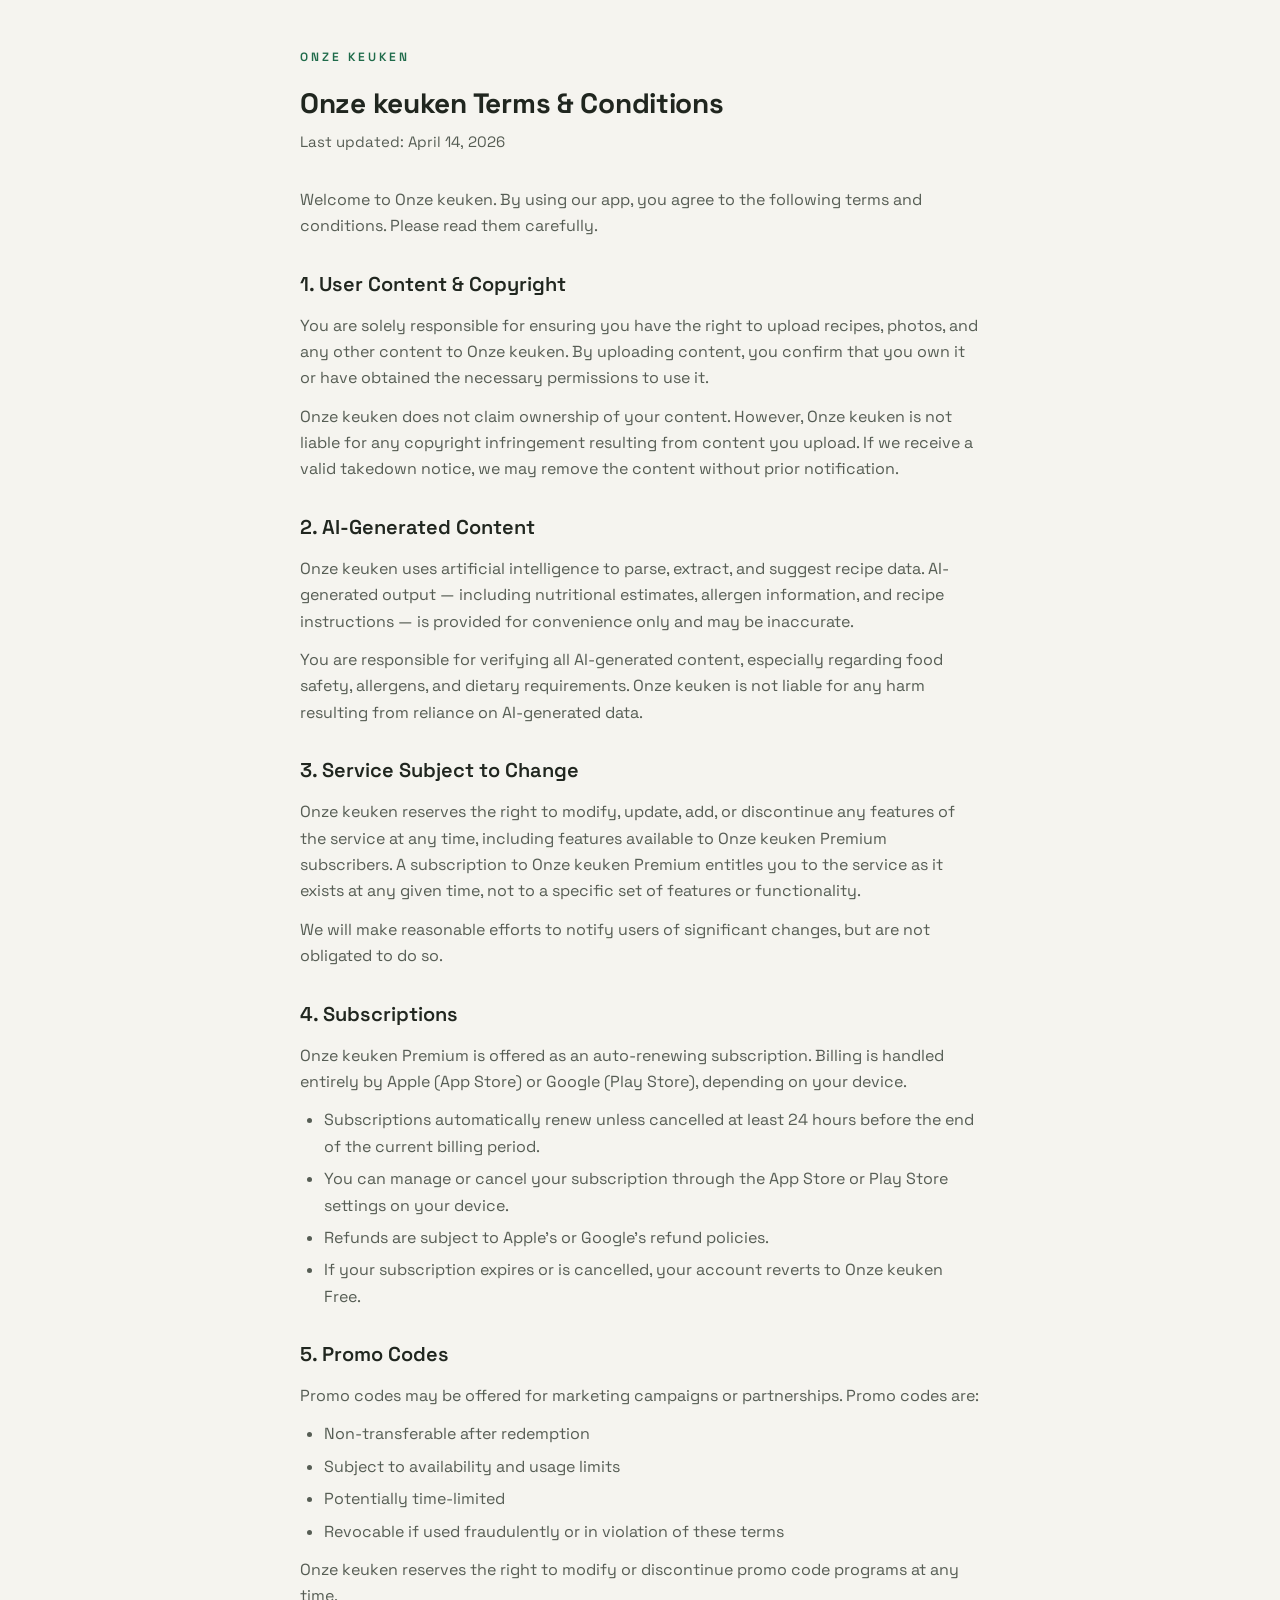
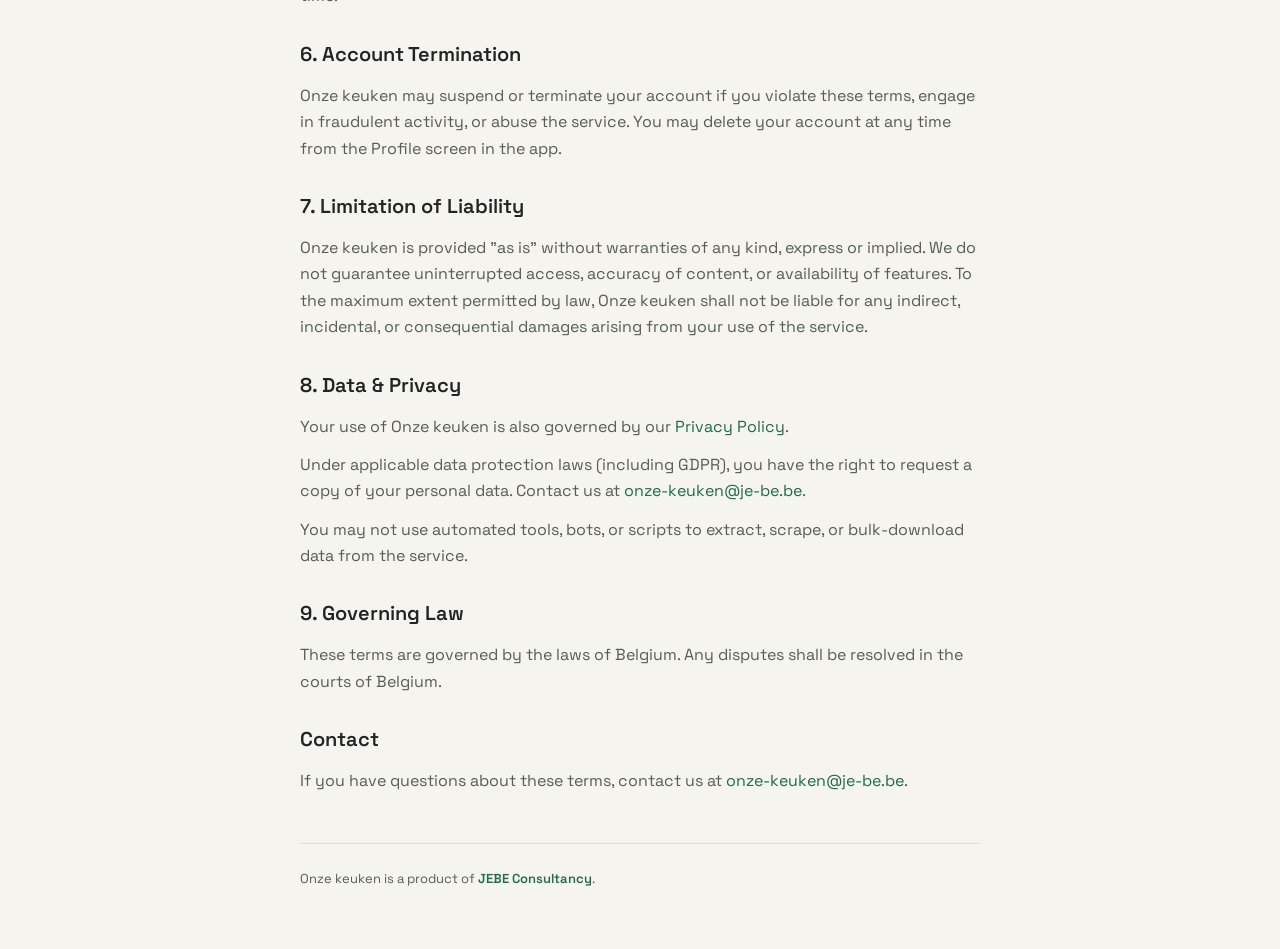
<file: onze-keuken/terms/index.html>
<!DOCTYPE html>
<html lang="en">
<head>
  <meta charset="UTF-8" />
  <meta name="viewport" content="width=device-width, initial-scale=1.0" />
  <title>Onze keuken Terms &amp; Conditions</title>
  <meta name="robots" content="noindex, nofollow">
  <meta name="theme-color" content="#F5F4EF">
  <link rel="icon" href="/favicon.svg" type="image/svg+xml">
  <link rel="icon" href="/favicon-32.png" sizes="32x32" type="image/png">
  <link rel="apple-touch-icon" href="/favicon-180.png">
  <link rel="preconnect" href="https://fonts.googleapis.com">
  <link rel="preconnect" href="https://fonts.gstatic.com" crossorigin>
  <link href="https://fonts.googleapis.com/css2?family=Space+Grotesk:wght@400;500;600;700&display=swap" rel="stylesheet">
  <link rel="stylesheet" href="../onze-keuken.css">
</head>
<body>
  <div class="container">
    <p class="eyebrow">Onze keuken</p>
    <h1>Onze keuken Terms &amp; Conditions</h1>
    <p class="last-updated">Last updated: April 14, 2026</p>

    <p>Welcome to Onze keuken. By using our app, you agree to the following terms and conditions. Please read them carefully.</p>

    <h2>1. User Content &amp; Copyright</h2>
    <p>You are solely responsible for ensuring you have the right to upload recipes, photos, and any other content to Onze keuken. By uploading content, you confirm that you own it or have obtained the necessary permissions to use it.</p>
    <p>Onze keuken does not claim ownership of your content. However, Onze keuken is not liable for any copyright infringement resulting from content you upload. If we receive a valid takedown notice, we may remove the content without prior notification.</p>

    <h2>2. AI-Generated Content</h2>
    <p>Onze keuken uses artificial intelligence to parse, extract, and suggest recipe data. AI-generated output &mdash; including nutritional estimates, allergen information, and recipe instructions &mdash; is provided for convenience only and may be inaccurate.</p>
    <p>You are responsible for verifying all AI-generated content, especially regarding food safety, allergens, and dietary requirements. Onze keuken is not liable for any harm resulting from reliance on AI-generated data.</p>

    <h2>3. Service Subject to Change</h2>
    <p>Onze keuken reserves the right to modify, update, add, or discontinue any features of the service at any time, including features available to Onze keuken Premium subscribers. A subscription to Onze keuken Premium entitles you to the service as it exists at any given time, not to a specific set of features or functionality.</p>
    <p>We will make reasonable efforts to notify users of significant changes, but are not obligated to do so.</p>

    <h2>4. Subscriptions</h2>
    <p>Onze keuken Premium is offered as an auto-renewing subscription. Billing is handled entirely by Apple (App Store) or Google (Play Store), depending on your device.</p>
    <ul>
      <li>Subscriptions automatically renew unless cancelled at least 24 hours before the end of the current billing period.</li>
      <li>You can manage or cancel your subscription through the App Store or Play Store settings on your device.</li>
      <li>Refunds are subject to Apple's or Google's refund policies.</li>
      <li>If your subscription expires or is cancelled, your account reverts to Onze keuken Free.</li>
    </ul>

    <h2>5. Promo Codes</h2>
    <p>Promo codes may be offered for marketing campaigns or partnerships. Promo codes are:</p>
    <ul>
      <li>Non-transferable after redemption</li>
      <li>Subject to availability and usage limits</li>
      <li>Potentially time-limited</li>
      <li>Revocable if used fraudulently or in violation of these terms</li>
    </ul>
    <p>Onze keuken reserves the right to modify or discontinue promo code programs at any time.</p>

    <h2>6. Account Termination</h2>
    <p>Onze keuken may suspend or terminate your account if you violate these terms, engage in fraudulent activity, or abuse the service. You may delete your account at any time from the Profile screen in the app.</p>

    <h2>7. Limitation of Liability</h2>
    <p>Onze keuken is provided "as is" without warranties of any kind, express or implied. We do not guarantee uninterrupted access, accuracy of content, or availability of features. To the maximum extent permitted by law, Onze keuken shall not be liable for any indirect, incidental, or consequential damages arising from your use of the service.</p>

    <h2>8. Data &amp; Privacy</h2>
    <p>Your use of Onze keuken is also governed by our <a href="https://je-be.be/onze-keuken/privacy">Privacy Policy</a>.</p>
    <p>Under applicable data protection laws (including GDPR), you have the right to request a copy of your personal data. Contact us at <a href="mailto:onze-keuken@je-be.be">onze-keuken@je-be.be</a>.</p>
    <p>You may not use automated tools, bots, or scripts to extract, scrape, or bulk-download data from the service.</p>

    <h2>9. Governing Law</h2>
    <p>These terms are governed by the laws of Belgium. Any disputes shall be resolved in the courts of Belgium.</p>

    <h2>Contact</h2>
    <p>If you have questions about these terms, contact us at <a href="mailto:onze-keuken@je-be.be">onze-keuken@je-be.be</a>.</p>

    <p class="page-footer">Onze keuken is a product of <a href="https://je-be.be">JEBE Consultancy</a>.</p>
  </div>
</body>
</html>
</file>
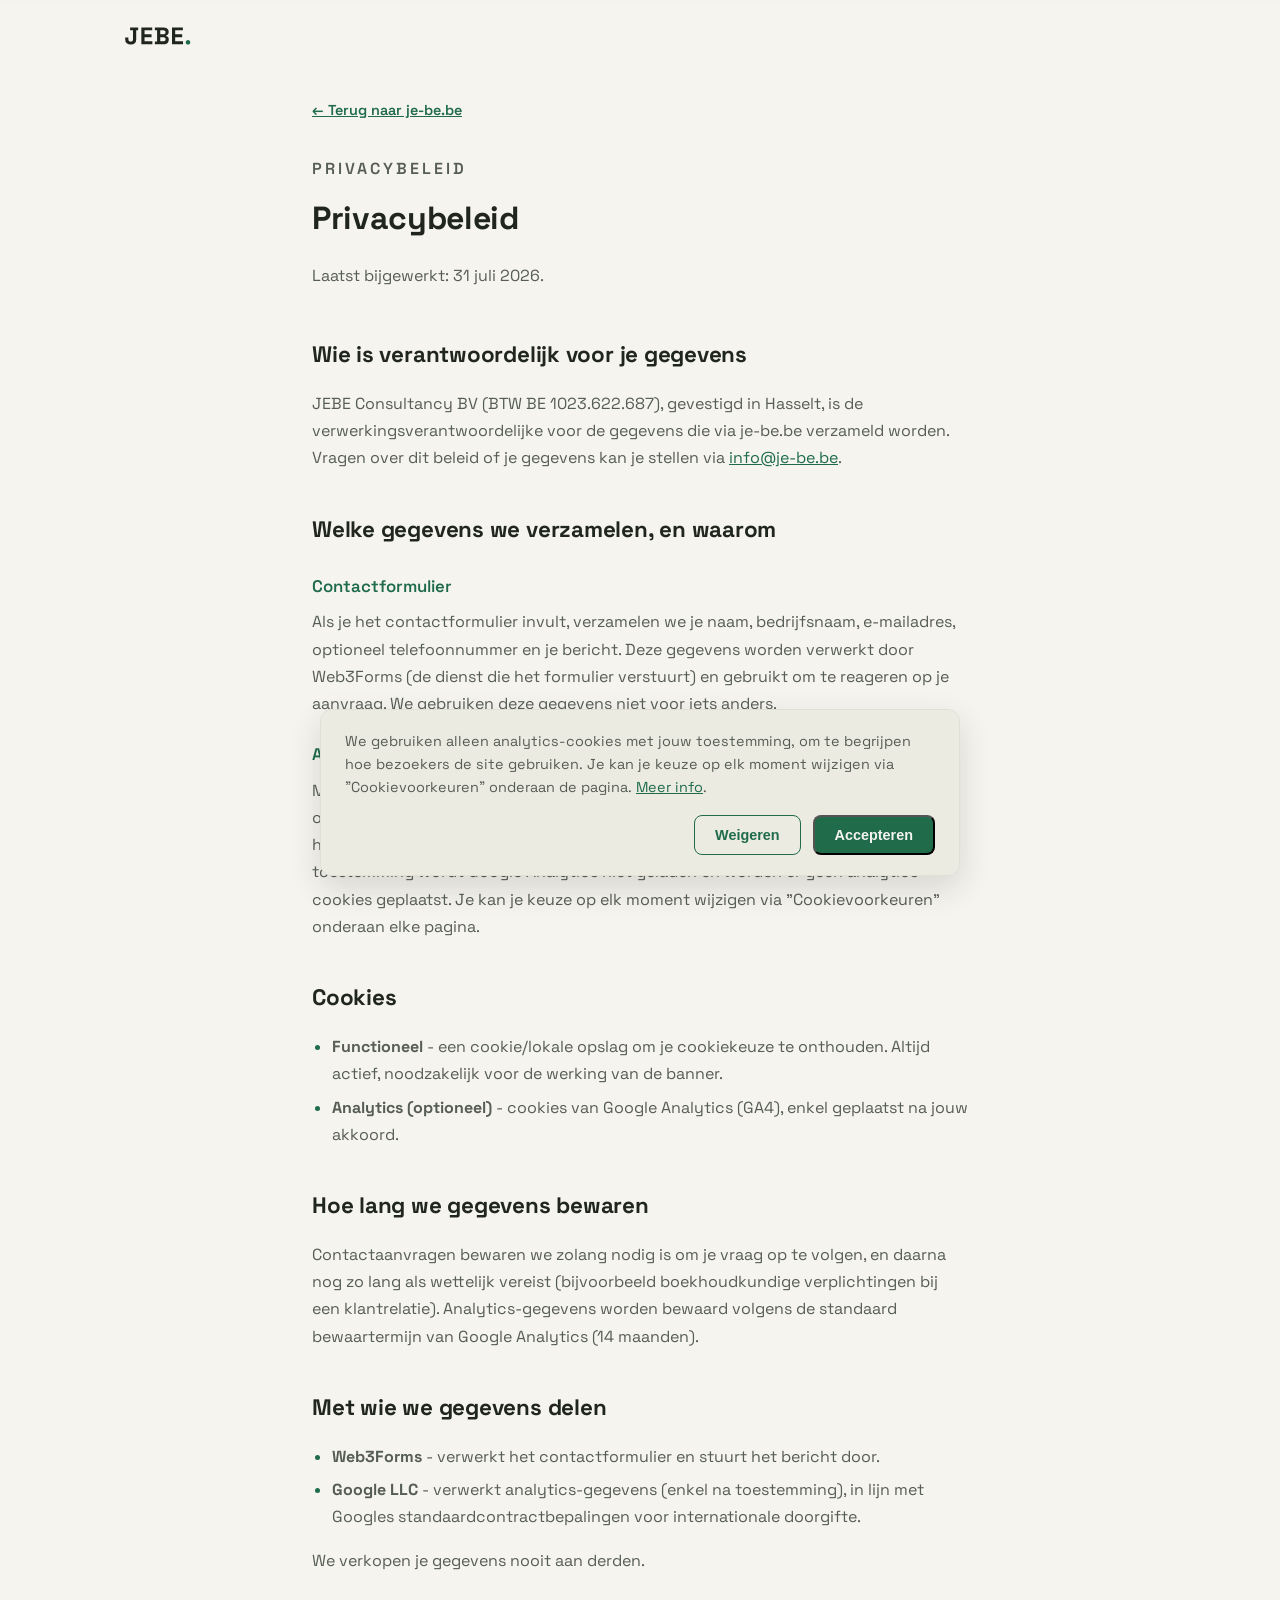
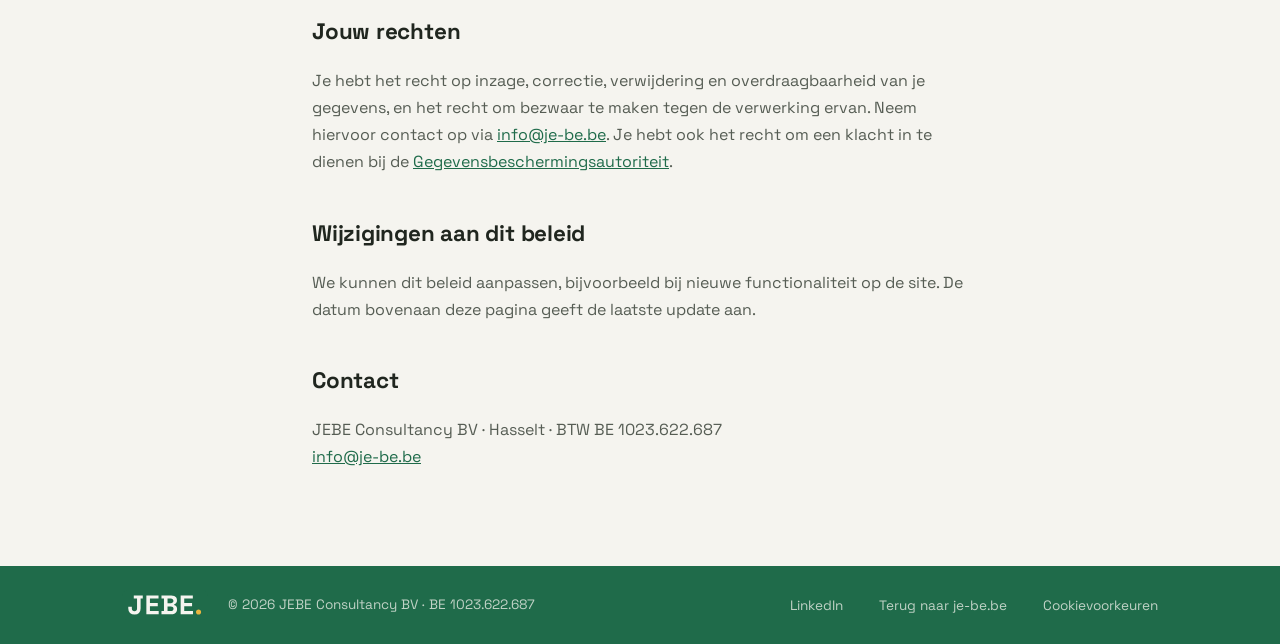
<file: privacybeleid.html>
<!DOCTYPE html>
<html lang="nl">
<head>
  <meta charset="UTF-8">
  <meta name="viewport" content="width=device-width, initial-scale=1.0">
  <title>Privacybeleid | JEBE Consultancy</title>
  <meta name="description" content="Welke gegevens JEBE Consultancy verzamelt via het contactformulier en analytics-cookies, waarom, hoe lang, en welke rechten je hebt.">
  <link rel="canonical" href="https://www.je-be.be/privacybeleid.html">
  <meta name="theme-color" content="#F5F4EF">
  <link rel="icon" href="/favicon.svg" type="image/svg+xml">
  <link rel="icon" href="/favicon-32.png" sizes="32x32" type="image/png">
  <link rel="apple-touch-icon" href="/favicon-180.png">
  <link rel="preconnect" href="https://fonts.googleapis.com">
  <link rel="preconnect" href="https://fonts.gstatic.com" crossorigin>
  <link href="https://fonts.googleapis.com/css2?family=Space+Grotesk:wght@400;500;600;700&display=swap" rel="stylesheet">
  <link rel="stylesheet" href="style.css">
</head>
<body>

  <!-- Header -->
  <header>
    <div class="container">
      <a href="/" class="logo">
        <img src="assets/jebe-logo-a-hoofdvariant.svg" alt="JEBE." height="22">
      </a>
    </div>
  </header>

  <!-- Privacybeleid -->
  <section class="section legal-content">
    <div class="container">
      <a href="/" class="back-link">&larr; Terug naar je-be.be</a>
      <p class="eyebrow">Privacybeleid</p>
      <h1 class="section-title">Privacybeleid</h1>
      <p class="section-text">Laatst bijgewerkt: 31 juli 2026.</p>

      <h2>Wie is verantwoordelijk voor je gegevens</h2>
      <p>
        JEBE Consultancy BV (BTW BE 1023.622.687), gevestigd in Hasselt, is de verwerkingsverantwoordelijke voor de gegevens die via je-be.be verzameld worden.
        Vragen over dit beleid of je gegevens kan je stellen via <a href="mailto:info@je-be.be">info@je-be.be</a>.
      </p>

      <h2>Welke gegevens we verzamelen, en waarom</h2>

      <h3>Contactformulier</h3>
      <p>
        Als je het contactformulier invult, verzamelen we je naam, bedrijfsnaam, e-mailadres, optioneel telefoonnummer en je bericht.
        Deze gegevens worden verwerkt door Web3Forms (de dienst die het formulier verstuurt) en gebruikt om te reageren op je aanvraag.
        We gebruiken deze gegevens niet voor iets anders.
      </p>

      <h3>Analytics (enkel na jouw toestemming)</h3>
      <p>
        Met jouw toestemming (via de cookiebanner) gebruiken we Google Analytics (GA4) om te begrijpen hoe bezoekers de site gebruiken: welke pagina's bekeken worden, hoe lang, en via welke bron.
        IP-adressen worden geanonimiseerd.
        Zonder jouw toestemming wordt Google Analytics niet geladen en worden er geen analytics-cookies geplaatst.
        Je kan je keuze op elk moment wijzigen via "Cookievoorkeuren" onderaan elke pagina.
      </p>

      <h2>Cookies</h2>
      <ul>
        <li><strong>Functioneel</strong> - een cookie/lokale opslag om je cookiekeuze te onthouden. Altijd actief, noodzakelijk voor de werking van de banner.</li>
        <li><strong>Analytics (optioneel)</strong> - cookies van Google Analytics (GA4), enkel geplaatst na jouw akkoord.</li>
      </ul>

      <h2>Hoe lang we gegevens bewaren</h2>
      <p>
        Contactaanvragen bewaren we zolang nodig is om je vraag op te volgen, en daarna nog zo lang als wettelijk vereist (bijvoorbeeld boekhoudkundige verplichtingen bij een klantrelatie).
        Analytics-gegevens worden bewaard volgens de standaard bewaartermijn van Google Analytics (14 maanden).
      </p>

      <h2>Met wie we gegevens delen</h2>
      <ul>
        <li><strong>Web3Forms</strong> - verwerkt het contactformulier en stuurt het bericht door.</li>
        <li><strong>Google LLC</strong> - verwerkt analytics-gegevens (enkel na toestemming), in lijn met Googles standaardcontractbepalingen voor internationale doorgifte.</li>
      </ul>
      <p>We verkopen je gegevens nooit aan derden.</p>

      <h2>Jouw rechten</h2>
      <p>
        Je hebt het recht op inzage, correctie, verwijdering en overdraagbaarheid van je gegevens, en het recht om bezwaar te maken tegen de verwerking ervan.
        Neem hiervoor contact op via <a href="mailto:info@je-be.be">info@je-be.be</a>.
        Je hebt ook het recht om een klacht in te dienen bij de <a href="https://www.gegevensbeschermingsautoriteit.be/" target="_blank" rel="noopener">Gegevensbeschermingsautoriteit</a>.
      </p>

      <h2>Wijzigingen aan dit beleid</h2>
      <p>We kunnen dit beleid aanpassen, bijvoorbeeld bij nieuwe functionaliteit op de site. De datum bovenaan deze pagina geeft de laatste update aan.</p>

      <h2>Contact</h2>
      <p>
        JEBE Consultancy BV &middot; Hasselt &middot; BTW BE 1023.622.687<br>
        <a href="mailto:info@je-be.be">info@je-be.be</a>
      </p>
    </div>
  </section>

  <!-- Footer -->
  <footer>
    <div class="container">
      <div class="footer-bottom">
        <div class="footer-brand">
          <img src="assets/jebe-logo-d-invers-geel.svg" alt="JEBE.">
          <p>&copy; 2026 JEBE Consultancy BV · BE 1023.622.687</p>
        </div>
        <div class="footer-links">
          <a href="https://www.linkedin.com/company/jebe-consultancy" target="_blank" rel="noopener">LinkedIn</a>
          <a href="/">Terug naar je-be.be</a>
          <a href="#" id="cookie-manage">Cookievoorkeuren</a>
        </div>
      </div>
    </div>
  </footer>

  <!-- Cookiebanner: analytics-cookies laden pas na expliciete toestemming -->
  <div id="cookie-banner" class="cookie-banner" hidden role="dialog" aria-label="Cookievoorkeuren" aria-live="polite">
    <p>
      We gebruiken alleen analytics-cookies met jouw toestemming, om te begrijpen hoe bezoekers de site gebruiken.
      Je kan je keuze op elk moment wijzigen via "Cookievoorkeuren" onderaan de pagina.
      <a href="privacybeleid.html">Meer info</a>.
    </p>
    <div class="cookie-banner-actions">
      <button type="button" class="btn btn-outline" id="cookie-reject">Weigeren</button>
      <button type="button" class="btn btn-primary" id="cookie-accept">Accepteren</button>
    </div>
  </div>

  <script src="cookie-consent.js"></script>
</body>
</html>
</file>
<file: style.css>
/* ── Reset & Base ── */
*,
*::before,
*::after {
  margin: 0;
  padding: 0;
  box-sizing: border-box;
}

:root {
  --bg: #F5F4EF;
  --surface: #ECEBE2;
  --line: #E2E0D6;
  --accent: #1F6B4A;
  --accent-detail: #3DAC7B;
  --accent-attention: #E9B53E;
  --text: #20261F;
  --text-muted: #565D54;
  --text-on-accent: #F5F4EF;
  --font: "Space Grotesk", -apple-system, BlinkMacSystemFont, "Segoe UI", sans-serif;

  --green-07: rgba(31, 107, 74, 0.07);
  --green-10: rgba(31, 107, 74, 0.10);
  --green-22: rgba(31, 107, 74, 0.22);
  --green-24: rgba(31, 107, 74, 0.24);
  --card-tint: #EAEDE7;

  --radius-card: 12px;
  --radius-button: 8px;
  --radius-badge: 6px;
  --radius-tag: 14px;
}

html {
  scroll-behavior: smooth;
  font-size: 16px;
}

body {
  font-family: var(--font);
  color: var(--text);
  line-height: 1.65;
  background: var(--bg);
  -webkit-font-smoothing: antialiased;
  overflow-x: hidden;
}

img {
  max-width: 100%;
  display: block;
}

a {
  color: inherit;
  text-decoration: none;
}

/* ── Layout helpers ── */
.container {
  max-width: 1100px;
  margin: 0 auto;
  padding: 0 2rem;
}

.section {
  padding: 6rem 0;
  border-top: 1px solid var(--line);
  /* Ankerlinks mogen niet onder de vaste header schuiven */
  scroll-margin-top: 72px;
}

.section-band {
  background: var(--surface);
}

/* ── Header / Nav ── */
header {
  position: fixed;
  top: 0;
  left: 0;
  right: 0;
  z-index: 100;
  background: rgba(245, 244, 239, 0.85);
  backdrop-filter: blur(12px);
  -webkit-backdrop-filter: blur(12px);
  border-bottom: 1px solid transparent;
  transition: border-color 0.3s ease, background 0.3s ease;
}

header.header-scrolled {
  background: rgba(245, 244, 239, 0.95);
  border-bottom-color: var(--line);
}

header .container {
  display: flex;
  align-items: center;
  justify-content: space-between;
  height: 72px;
}

.logo svg {
  height: 22px;
  width: auto;
  overflow: visible;
}

nav a {
  color: var(--text-muted);
  font-size: 0.9rem;
  font-weight: 500;
  margin-left: 2.5rem;
  transition: color 0.2s;
  position: relative;
}

nav a::after {
  content: '';
  position: absolute;
  bottom: -4px;
  left: 0;
  width: 0;
  height: 2px;
  background: var(--accent);
  transition: width 0.3s ease;
  border-radius: 1px;
}

nav a:hover {
  color: var(--accent);
}

nav a:hover::after {
  width: 100%;
}

/* Hamburger: mobile only */
.nav-toggle {
  display: none;
  flex-direction: column;
  justify-content: center;
  gap: 5px;
  width: 40px;
  height: 40px;
  margin-right: -8px;
  padding: 8px;
  background: none;
  border: none;
  cursor: pointer;
}

.nav-toggle span {
  display: block;
  width: 20px;
  height: 2px;
  border-radius: 1px;
  background: var(--text);
  transition: transform 0.25s ease, opacity 0.2s ease;
}

body.nav-open .nav-toggle span:nth-child(1) {
  transform: translateY(7px) rotate(45deg);
}

body.nav-open .nav-toggle span:nth-child(2) {
  opacity: 0;
}

body.nav-open .nav-toggle span:nth-child(3) {
  transform: translateY(-7px) rotate(-45deg);
}

/* ── Hero ── */
.hero {
  padding: 10rem 0 5rem;
}

.hero-container {
  display: grid;
  grid-template-columns: 3fr 2fr;
  gap: 3rem;
  align-items: center;
}

.eyebrow {
  font-size: 0.75rem;
  font-weight: 600;
  letter-spacing: 3px;
  text-transform: uppercase;
  color: var(--accent);
}

.hero .eyebrow {
  margin-bottom: 2rem;
}

.hero h1 {
  font-size: 3rem;
  font-weight: 700;
  line-height: 1.1;
  letter-spacing: -0.01em;
  margin-bottom: 1.75rem;
  max-width: 800px;
}

/* The yellow marker: the single attention-grabber on this screen */
.hero h1 em,
.marker {
  font-style: normal;
  background: linear-gradient(180deg, transparent 56%, rgba(233, 181, 62, 0.55) 56%);
}

.hero-sub {
  font-size: 1.1rem;
  color: var(--text-muted);
  max-width: 540px;
  line-height: 1.7;
}

.hero-illustration {
  position: relative;
  background: var(--card-tint);
  border-radius: var(--radius-card);
  overflow: hidden;
  aspect-ratio: 5 / 4;
}

.hero-illustration::before {
  content: "";
  position: absolute;
  inset: 0;
  background-image: radial-gradient(var(--green-24) 1.2px, transparent 1.2px);
  background-size: 16px 16px;
}

.hero-illustration svg {
  position: relative;
  display: block;
  width: 100%;
  height: 100%;
}

/* ── Statistiekenrij (Hero + Ervaring) ── */
.stats-row {
  display: flex;
  gap: 3rem;
  flex-wrap: wrap;
  margin-top: 2.5rem;
  padding-bottom: 2.25rem;
  border-bottom: 1px solid var(--line);
}

.stat .num {
  display: block;
  font-size: 1.75rem;
  font-weight: 700;
  color: var(--accent);
}

.stat .lbl {
  font-size: 0.7rem;
  font-weight: 500;
  text-transform: uppercase;
  letter-spacing: 1.5px;
  color: var(--text-muted);
}

/* ── Buttons ── */
.btn {
  display: inline-block;
  padding: 12px 26px;
  border-radius: var(--radius-button);
  font-weight: 600;
  font-size: 0.95rem;
  transition: background 0.25s ease, color 0.25s ease, border-color 0.25s ease;
}

.btn-primary {
  background: var(--accent);
  color: var(--text-on-accent);
}

.btn-primary:hover {
  background: #185A3E;
}

.btn-outline {
  background: transparent;
  color: var(--accent);
  border: 1px solid var(--accent);
}

.btn-outline:hover {
  background: var(--green-10);
}

/* ── Scroll Reveal Animations ── */
.reveal {
  opacity: 0;
  transform: translateY(24px);
  transition: opacity 0.7s cubic-bezier(0.22, 1, 0.36, 1),
              transform 0.7s cubic-bezier(0.22, 1, 0.36, 1);
}

.reveal.revealed {
  opacity: 1;
  transform: translateY(0);
}

.reveal-delay-1 { transition-delay: 0.12s; }
.reveal-delay-2 { transition-delay: 0.24s; }
.reveal-delay-3 { transition-delay: 0.36s; }

/* ── Sections ── */
.section .eyebrow {
  margin-bottom: 1rem;
}

.section-title {
  font-size: 2rem;
  font-weight: 700;
  letter-spacing: -0.01em;
  margin-bottom: 1.5rem;
  line-height: 1.25;
}

/* ── Sectietekst ── */
.section-text {
  font-size: 1.05rem;
  color: var(--text-muted);
  max-width: 68ch;
  margin-bottom: 1rem;
}

.section-intro {
  font-size: 1.05rem;
  color: var(--text-muted);
  max-width: 58ch;
}

/* ── Juridische pagina's (privacybeleid) ── */
.legal-content .container {
  max-width: 720px;
}

.legal-content h2 {
  font-size: 1.4rem;
  font-weight: 700;
  letter-spacing: -0.01em;
  color: var(--text);
  margin: 2.5rem 0 1rem;
}

.legal-content h2:first-of-type {
  margin-top: 3rem;
}

.legal-content h3 {
  font-size: 1.05rem;
  font-weight: 600;
  color: var(--accent);
  margin: 1.5rem 0 0.5rem;
}

.legal-content p,
.legal-content li {
  font-size: 1rem;
  color: var(--text-muted);
  line-height: 1.7;
}

.legal-content ul {
  padding-left: 1.25rem;
  margin-bottom: 1rem;
}

.legal-content li {
  margin-bottom: 0.4rem;
}

.legal-content li::marker {
  color: var(--accent);
}

.legal-content a {
  color: var(--accent);
  text-decoration: underline;
}

.legal-content .back-link {
  display: inline-block;
  margin-bottom: 2rem;
  font-size: 0.9rem;
  font-weight: 600;
  color: var(--accent);
}

/* ── Over JEBE ── */
.about-layout {
  display: grid;
  grid-template-columns: 240px 1fr;
  gap: 3rem;
  align-items: start;
}

.about-photo img {
  width: 100%;
  aspect-ratio: 1 / 1;
  object-fit: cover;
  border-radius: var(--radius-card);
  border: 1px solid var(--line);
}

/* ── Kaarten ── */
.cards-grid {
  display: grid;
  grid-template-columns: repeat(3, 1fr);
  gap: 1.5rem;
  margin-top: 3rem;
}

/* The dot-pattern card: signature component */
.card {
  position: relative;
  z-index: 0;
  overflow: hidden;
  background: var(--card-tint);
  border: 1px solid var(--line);
  border-radius: var(--radius-card);
  padding: 20px 22px;
  transition: border-color 0.3s ease;
}

.card::before {
  content: "";
  position: absolute;
  inset: 0;
  z-index: -1;
  background-image: radial-gradient(var(--green-24) 1.2px, transparent 1.2px);
  background-size: 16px 16px;
  mask-image: radial-gradient(130% 140% at 100% 0%, black 0%, rgba(0, 0, 0, 0.4) 34%, transparent 62%);
  -webkit-mask-image: radial-gradient(130% 140% at 100% 0%, black 0%, rgba(0, 0, 0, 0.4) 34%, transparent 62%);
}

.card:hover {
  border-color: var(--green-22);
}

/* Op oppervlakte-banden licht de kaart op in plaats van weg te zakken */
.card-paper {
  background: var(--bg);
}

.card-icon {
  display: block;
  margin-bottom: 1rem;
}

.card h3 {
  font-size: 1.15rem;
  font-weight: 600;
  color: var(--accent);
  margin-bottom: 0.75rem;
}

.card p {
  font-size: 0.95rem;
  color: var(--text-muted);
  line-height: 1.7;
}

.laag-num {
  display: block;
  font-size: 0.75rem;
  font-weight: 600;
  letter-spacing: 2px;
  color: var(--accent);
  margin-bottom: 0.75rem;
  font-variant-numeric: tabular-nums;
}

.badge {
  display: inline-block;
  background: var(--accent-attention);
  color: var(--text);
  font-size: 0.625rem;
  font-weight: 600;
  text-transform: uppercase;
  letter-spacing: 1.5px;
  border-radius: var(--radius-badge);
  padding: 4px 10px;
  margin-bottom: 0.75rem;
}

/* ── Ervaring: tech-stack tags ── */
.tech-stack {
  display: flex;
  flex-direction: column;
  gap: 0.75rem;
  margin-top: 2.5rem;
}

.tech-group {
  display: flex;
  flex-wrap: wrap;
  align-items: center;
  gap: 0.6rem;
}

.tech-group-label {
  font-size: 0.8rem;
  font-weight: 600;
  color: var(--text);
  min-width: 150px;
}

.tag {
  display: inline-block;
  background: var(--green-10);
  border: 1px solid var(--green-22);
  color: var(--accent);
  font-size: 0.7rem;
  font-weight: 600;
  border-radius: var(--radius-tag);
  padding: 4px 12px;
}

/* ── Ervaring: klantlogo's (rollende marquee, één lijn) ── */
.client-logos-marquee {
  margin-top: 3rem;
  padding-top: 2.5rem;
  border-top: 1px solid var(--line);
  overflow: hidden;
  -webkit-mask-image: linear-gradient(90deg, transparent, black 5%, black 95%, transparent);
  mask-image: linear-gradient(90deg, transparent, black 5%, black 95%, transparent);
}

.client-logos-track {
  display: flex;
  align-items: center;
  gap: 3rem;
  width: max-content;
  animation: client-logos-scroll 34s linear infinite;
}

.client-logos-marquee:hover .client-logos-track {
  animation-play-state: paused;
}

.client-logos-track img {
  height: 28px;
  width: 96px;
  object-fit: contain;
  filter: grayscale(1);
  opacity: 0.55;
  flex: none;
  transition: opacity 0.25s ease, filter 0.25s ease;
}

.client-logos-track img:hover {
  filter: grayscale(0);
  opacity: 1;
}

@keyframes client-logos-scroll {
  from { transform: translateX(0); }
  to { transform: translateX(-50%); }
}

@media (prefers-reduced-motion: reduce) {
  .client-logos-track {
    animation: none;
  }
}

/* ── Ervaring: recente projecten ── */
.projects {
  margin-top: 3.5rem;
}

.projects-title {
  font-size: 1.15rem;
  font-weight: 600;
  color: var(--accent);
  margin-bottom: 1.5rem;
}

.project-cards {
  margin-top: 0;
}

.project-card-head {
  display: flex;
  align-items: flex-start;
  justify-content: space-between;
  gap: 1rem;
  margin-bottom: 0.75rem;
}

.project-card-head h3 {
  margin-bottom: 0;
}

.project-card-logo-tile {
  flex: none;
  width: 56px;
  height: 36px;
  background: #FFFFFF;
  border: 1px solid var(--line);
  border-radius: 6px;
  display: flex;
  align-items: center;
  justify-content: center;
  padding: 5px;
}

.project-card-logo {
  max-width: 100%;
  max-height: 100%;
  width: auto;
  height: auto;
  object-fit: contain;
}

.project-card-note {
  display: flex;
  align-items: center;
  justify-content: center;
  text-align: center;
  background: var(--surface);
}

.project-card-note::before {
  display: none;
}

.project-card-note p {
  font-size: 0.9rem;
  color: var(--text-muted);
  line-height: 1.7;
}

/* ── De aanpak: genummerde tijdlijn ── */
.aanpak-wrap {
  display: grid;
  grid-template-columns: 44px 1fr;
  grid-template-rows: auto auto;
  column-gap: 1.5rem;
  row-gap: 2.5rem;
  margin-top: 3rem;
}

.aanpak-list {
  grid-column: 2;
  grid-row: 1;
  list-style: none;
  display: flex;
  flex-direction: column;
  gap: 2.5rem;
}

/* ── De aanpak: AI-lijn (A tot Z, zelfde stijl als de genummerde cirkels) ── */
.ai-track {
  grid-column: 1;
  grid-row: 1 / 3;
  display: grid;
  grid-template-columns: 1fr;
  grid-template-rows: subgrid;
  justify-items: center;
}

.ai-track-circle {
  grid-column: 1;
  display: flex;
  align-items: center;
  justify-content: center;
  width: 44px;
  height: 44px;
  border-radius: 50%;
  background: var(--accent-attention);
  color: var(--text);
  font-weight: 700;
  font-size: 1.1rem;
  z-index: 1;
}

.ai-track-circle-a {
  grid-row: 1;
  align-self: start;
}

.ai-track-circle-z {
  grid-row: 2;
  align-self: start;
}

.ai-track-bar {
  grid-column: 1;
  width: 1px;
  background: var(--accent-attention);
}

.ai-track-bar-1 {
  grid-row: 1;
  align-self: stretch;
  margin-top: 44px;
}

.ai-track-bar-2 {
  grid-row: 2;
  align-self: start;
  height: calc(2.5rem + 44px);
  margin-top: -2.5rem;
}

.aanpak-step {
  display: grid;
  grid-template-columns: 44px 1fr;
  gap: 1.5rem;
  position: relative;
}

.aanpak-step:not(:last-child)::before {
  content: "";
  position: absolute;
  left: 21px;
  top: 44px;
  bottom: -2.5rem;
  width: 1px;
  background: var(--line);
}

.aanpak-num {
  display: flex;
  align-items: center;
  justify-content: center;
  width: 44px;
  height: 44px;
  border-radius: 50%;
  background: var(--accent);
  color: var(--text-on-accent);
  font-weight: 700;
  font-size: 1.1rem;
  flex: none;
}

.aanpak-body h3,
.aanpak-ai-row h3 {
  font-size: 1.15rem;
  font-weight: 600;
  color: var(--accent);
  margin-bottom: 0.6rem;
}

.aanpak-ai-row h3 {
  color: var(--accent-attention);
}

.aanpak-body p,
.aanpak-ai-row p {
  font-size: 0.95rem;
  color: var(--text-muted);
  line-height: 1.7;
  max-width: 62ch;
}

.aanpak-ai-row p {
  max-width: none;
}

.aanpak-ai-row {
  grid-column: 2;
  grid-row: 2;
}

/* ── De aanpak: deliverable-chips ── */
.deliverables {
  display: flex;
  flex-wrap: wrap;
  align-items: center;
  gap: 0.5rem 0.6rem;
  margin-top: 0.85rem;
}

.deliverables-label {
  font-size: 0.7rem;
  font-weight: 600;
  text-transform: uppercase;
  letter-spacing: 1.5px;
  color: var(--text-muted);
  margin-right: 0.25rem;
}

.deliverable-chip {
  display: inline-flex;
  align-items: center;
  gap: 6px;
  background: var(--green-10);
  border: 1px solid var(--green-22);
  color: var(--text);
  font-size: 0.8rem;
  font-weight: 500;
  border-radius: 999px;
  padding: 6px 14px 6px 10px;
}

.deliverable-icon {
  flex: none;
  color: var(--accent);
}

/* ── De aanpak: AI-lijn voordelenlijst ── */
.ai-benefits-list {
  list-style: none;
  display: flex;
  flex-direction: column;
  gap: 1.15rem;
  margin-top: 1.25rem;
}

.ai-benefits-list li {
  display: flex;
  gap: 0.75rem;
  align-items: flex-start;
}

.ai-benefit-icon {
  flex: none;
  color: var(--accent-attention);
  margin-top: 2px;
}

.ai-benefits-list span {
  font-size: 0.9rem;
  color: var(--text-muted);
  line-height: 1.6;
}

.ai-benefits-list strong {
  color: var(--text);
}

/* ── Info-tip: hover/focus tooltip (bv. ADR, POC) ── */
.info-tip {
  position: relative;
  display: inline-flex;
  align-items: center;
  gap: 4px;
}

.info-tip-trigger {
  width: 15px;
  height: 15px;
  border-radius: 50%;
  border: 1px solid var(--text-muted);
  background: none;
  color: var(--text-muted);
  font-family: inherit;
  font-size: 0.6rem;
  font-weight: 700;
  line-height: 1;
  cursor: help;
  display: inline-flex;
  align-items: center;
  justify-content: center;
  padding: 0;
}

.ai-benefits-list .info-tip-popup {
  position: absolute;
  bottom: calc(100% + 10px);
  left: 50%;
  transform: translateX(-50%) translateY(4px);
  width: 240px;
  background: var(--text);
  color: var(--bg);
  font-size: 0.8rem;
  font-weight: 400;
  line-height: 1.5;
  padding: 10px 12px;
  border-radius: 8px;
  opacity: 0;
  visibility: hidden;
  transition: opacity 0.2s ease, transform 0.2s ease;
  pointer-events: none;
  z-index: 10;
}

.info-tip-popup::after {
  content: "";
  position: absolute;
  top: 100%;
  left: 50%;
  transform: translateX(-50%);
  border: 6px solid transparent;
  border-top-color: var(--text);
}

.info-tip:hover .info-tip-popup,
.info-tip-trigger:focus-visible ~ .info-tip-popup {
  opacity: 1;
  visibility: visible;
  transform: translateX(-50%) translateY(0);
}

/* ── Omgekeerde pitch ── */
.no-list {
  list-style: none;
  display: flex;
  flex-direction: column;
  gap: 1.25rem;
  max-width: 62ch;
  margin-top: 2.5rem;
}

.no-list li {
  display: flex;
  gap: 0.85rem;
  color: var(--text-muted);
  line-height: 1.65;
}

.no-list .x {
  flex: none;
  width: 22px;
  height: 22px;
  border-radius: var(--radius-badge);
  background: var(--green-10);
  color: var(--accent);
  display: flex;
  align-items: center;
  justify-content: center;
  font-size: 0.75rem;
  font-weight: 700;
  margin-top: 3px;
}

.no-list strong {
  color: var(--text);
  font-weight: 600;
}

/* ── CTA ── */
.cta {
  text-align: center;
}

.cta p {
  color: var(--text-muted);
  font-size: 1.1rem;
  max-width: 500px;
  margin: 0 auto 2rem;
}

.contact-form {
  max-width: 500px;
  margin: 0 auto;
  text-align: left;
}

.form-botcheck {
  position: absolute;
  left: -9999px;
  width: 1px;
  height: 1px;
  opacity: 0;
}

.form-row {
  display: grid;
  grid-template-columns: 1fr 1fr;
  gap: 1rem;
}

.form-field {
  margin-bottom: 1rem;
}

.form-field label {
  display: block;
  font-size: 0.85rem;
  font-weight: 600;
  color: var(--text);
  margin-bottom: 0.4rem;
}

.form-optional {
  font-weight: 400;
  color: var(--text-muted);
}

.form-field input,
.form-field textarea {
  width: 100%;
  font-family: var(--font);
  font-size: 0.95rem;
  color: var(--text);
  background: var(--bg);
  border: 1px solid var(--line);
  border-radius: var(--radius-button);
  padding: 0.7rem 0.85rem;
  transition: border-color 0.2s ease;
}

.form-field textarea {
  resize: vertical;
  min-height: 110px;
}

.form-field input:focus,
.form-field textarea:focus {
  outline: none;
  border-color: var(--accent);
}

.contact-form .btn {
  border: none;
  cursor: pointer;
}

.form-status {
  font-size: 0.9rem;
  line-height: 1.5;
}

.form-status:not(:empty) {
  margin-top: 1.25rem;
  padding: 0.75rem 1rem;
  border-radius: var(--radius-button);
  border: 1px solid var(--line);
  background: var(--surface);
  color: var(--text-muted);
}

.form-status[data-state="success"] {
  color: var(--accent);
  background: var(--green-10);
  border-color: var(--green-22);
}

.form-status[data-state="error"] {
  color: #B3402A;
  background: rgba(179, 64, 42, 0.08);
  border-color: rgba(179, 64, 42, 0.24);
}

/* ── Footer ── */
footer {
  background: var(--accent);
  color: var(--text-on-accent);
  padding: 1.5rem 0;
}

.footer-bottom {
  display: flex;
  align-items: center;
  justify-content: space-between;
  gap: 2rem;
}

.footer-brand {
  display: flex;
  align-items: center;
  gap: 1.25rem;
}

.footer-brand img {
  height: 30px;
  width: auto;
}

footer p {
  color: rgba(245, 244, 239, 0.75);
  font-size: 0.85rem;
}

footer .footer-links a {
  color: rgba(245, 244, 239, 0.75);
  font-size: 0.85rem;
  margin-left: 2rem;
  transition: color 0.2s;
}

footer .footer-links a:hover {
  color: var(--text-on-accent);
}

/* ── Cookiebanner ── */
.cookie-banner {
  position: fixed;
  left: 1.5rem;
  right: 1.5rem;
  bottom: 1.5rem;
  z-index: 200;
  max-width: 640px;
  margin: 0 auto;
  background: var(--surface);
  border: 1px solid var(--line);
  border-radius: var(--radius-card);
  box-shadow: 0 12px 32px rgba(32, 38, 31, 0.14);
  padding: 1.25rem 1.5rem;
}

.cookie-banner[hidden] {
  display: none;
}

.cookie-banner p {
  font-size: 0.9rem;
  line-height: 1.6;
  color: var(--text-muted);
  margin: 0 0 1rem;
}

.cookie-banner p a {
  color: var(--accent);
  text-decoration: underline;
}

.cookie-banner-actions {
  display: flex;
  justify-content: flex-end;
  gap: 0.75rem;
}

.cookie-banner-actions .btn {
  padding: 10px 20px;
  font-size: 0.9rem;
}

/* ── Responsive ── */
/* Nav switches to the hamburger menu earlier than the general mobile
   breakpoint: with 6 links ("Over JEBE" ... "Contact"), the inline row
   wraps to a second line below ~880px, well above 768px. */
@media (max-width: 960px) {
  .nav-toggle {
    display: flex;
  }

  nav {
    position: absolute;
    top: 100%;
    left: 0;
    right: 0;
    display: flex;
    flex-direction: column;
    padding: 0.25rem 2rem 0.75rem;
    background: rgba(245, 244, 239, 0.97);
    backdrop-filter: blur(12px);
    -webkit-backdrop-filter: blur(12px);
    border-bottom: 1px solid var(--line);
    opacity: 0;
    transform: translateY(-8px);
    visibility: hidden;
    transition: opacity 0.25s ease, transform 0.25s ease, visibility 0s 0.25s;
  }

  body.nav-open nav {
    opacity: 1;
    transform: translateY(0);
    visibility: visible;
    transition: opacity 0.25s ease, transform 0.25s ease;
  }

  nav a {
    margin: 0;
    padding: 0.85rem 0;
    font-size: 1rem;
    border-top: 1px solid var(--line);
  }

  nav a:first-child {
    border-top: none;
  }

  nav a::after {
    display: none;
  }
}

@media (max-width: 768px) {
  /* Track width/speed in px are fixed regardless of viewport, so a narrow
     screen shows a much smaller slice of the same motion at once, reading
     as sluggish. Shorten the duration to restore a comparable pace. */
  .client-logos-track {
    animation-duration: 9s;
  }

  .hero {
    padding: 8rem 0 3.5rem;
  }

  .hero h1 {
    font-size: 2.25rem;
  }

  .hero-sub {
    font-size: 1rem;
  }

  .hero-container {
    grid-template-columns: 1fr;
    gap: 2rem;
  }

  .hero-illustration {
    aspect-ratio: 6 / 5;
  }

  .stats-row {
    gap: 1.5rem 2rem;
    margin-top: 2rem;
  }

  .section {
    padding: 4rem 0;
  }

  .section-title {
    font-size: 1.65rem;
  }

  .cards-grid {
    grid-template-columns: 1fr;
    gap: 1.25rem;
  }

  .about-layout {
    grid-template-columns: 1fr;
    gap: 1.75rem;
  }

  .about-photo img {
    max-width: 200px;
  }

  .tech-group-label {
    min-width: 100%;
  }

  .form-row {
    grid-template-columns: 1fr;
    gap: 0;
  }

  .aanpak-wrap {
    grid-template-columns: 36px 1fr;
    column-gap: 1rem;
  }

  .aanpak-step {
    grid-template-columns: 36px 1fr;
    gap: 1rem;
  }

  .aanpak-num,
  .ai-track-circle {
    width: 36px;
    height: 36px;
    font-size: 1rem;
  }

  .aanpak-step:not(:last-child)::before {
    left: 17px;
    top: 36px;
  }

  .ai-track-bar-1 {
    margin-top: 36px;
  }

  .ai-track-bar-2 {
    height: calc(2.5rem + 36px);
  }

  .footer-bottom {
    flex-direction: column;
    gap: 1.25rem;
    text-align: center;
  }

  .footer-brand {
    flex-direction: column;
    gap: 1rem;
  }

  footer .footer-links a {
    margin: 0 1rem;
  }
}

@media (max-width: 480px) {
  .container {
    padding: 0 1.25rem;
  }

  nav {
    padding-left: 1.25rem;
    padding-right: 1.25rem;
  }

  .hero h1 {
    font-size: 2rem;
  }

  .cookie-banner {
    left: 1rem;
    right: 1rem;
    bottom: 1rem;
    padding: 1.1rem 1.25rem;
  }

  .cookie-banner-actions {
    flex-direction: column-reverse;
  }

  .cookie-banner-actions .btn {
    text-align: center;
    width: 100%;
  }
}
</file>
<file: kitchup/kitchup.css>
/* Kitchup pages - JEBE brand styleguide (branding/brand-styleguide.md) */
* {
  margin: 0;
  padding: 0;
  box-sizing: border-box;
}

:root {
  --bg: #F5F4EF;
  --surface: #ECEBE2;
  --line: #E2E0D6;
  --accent: #1F6B4A;
  --text: #20261F;
  --text-muted: #565D54;
  --text-on-accent: #F5F4EF;
  --font: "Space Grotesk", -apple-system, BlinkMacSystemFont, "Segoe UI", sans-serif;
}

body {
  font-family: var(--font);
  color: var(--text);
  line-height: 1.65;
  padding: 48px 20px;
  background-color: var(--bg);
  -webkit-font-smoothing: antialiased;
}

.container {
  max-width: 680px;
  margin: 0 auto;
}

.eyebrow {
  font-size: 12px;
  font-weight: 600;
  letter-spacing: 3px;
  text-transform: uppercase;
  color: var(--accent);
  margin-bottom: 12px;
}

h1 {
  font-size: 28px;
  font-weight: 700;
  letter-spacing: -0.01em;
  margin-bottom: 4px;
}

.subtitle,
.last-updated {
  color: var(--text-muted);
  font-size: 15px;
  margin-bottom: 32px;
}

h2 {
  font-size: 20px;
  font-weight: 600;
  margin-top: 28px;
  margin-bottom: 12px;
}

p {
  margin-bottom: 12px;
  font-size: 16px;
  color: var(--text-muted);
}

ul {
  margin-bottom: 12px;
  padding-left: 24px;
}

li {
  margin-bottom: 6px;
  font-size: 16px;
  color: var(--text-muted);
}

li strong {
  color: var(--text);
}

a {
  color: var(--accent);
  text-decoration: none;
}

a:hover {
  text-decoration: underline;
}

.contact-btn {
  display: inline-block;
  background-color: var(--accent);
  color: var(--text-on-accent);
  padding: 12px 26px;
  border-radius: 8px;
  font-size: 16px;
  font-weight: 600;
  margin-top: 4px;
  margin-bottom: 12px;
  transition: background-color 0.2s;
}

.contact-btn:hover {
  background-color: #185A3E;
  text-decoration: none;
}

.faq-item {
  border-bottom: 1px solid var(--line);
  padding: 16px 0;
}

.faq-item:last-child {
  border-bottom: none;
}

.faq-question {
  font-weight: 600;
  font-size: 16px;
  color: var(--text);
  cursor: pointer;
  display: flex;
  justify-content: space-between;
  align-items: center;
}

.faq-question::after {
  content: '+';
  font-size: 20px;
  color: var(--accent);
  transition: transform 0.2s;
}

.faq-item.open .faq-question::after {
  content: '\2212';
}

.faq-answer {
  display: none;
  margin-top: 8px;
  font-size: 16px;
  color: var(--text-muted);
}

.faq-item.open .faq-answer {
  display: block;
}

.links {
  margin-top: 32px;
  padding-top: 24px;
  border-top: 1px solid var(--line);
}

.links a {
  display: inline-block;
  margin-right: 20px;
  font-size: 14px;
}

.page-footer {
  margin-top: 48px;
  padding-top: 24px;
  border-top: 1px solid var(--line);
  font-size: 13px;
  color: var(--text-muted);
}

.page-footer a {
  font-weight: 600;
}
</file>
<file: onze-keuken/onze-keuken.css>
/* Kitchup pages - JEBE brand styleguide (branding/brand-styleguide.md) */
* {
  margin: 0;
  padding: 0;
  box-sizing: border-box;
}

:root {
  --bg: #F5F4EF;
  --surface: #ECEBE2;
  --line: #E2E0D6;
  --accent: #1F6B4A;
  --text: #20261F;
  --text-muted: #565D54;
  --text-on-accent: #F5F4EF;
  --font: "Space Grotesk", -apple-system, BlinkMacSystemFont, "Segoe UI", sans-serif;
}

body {
  font-family: var(--font);
  color: var(--text);
  line-height: 1.65;
  padding: 48px 20px;
  background-color: var(--bg);
  -webkit-font-smoothing: antialiased;
}

.container {
  max-width: 680px;
  margin: 0 auto;
}

.eyebrow {
  font-size: 12px;
  font-weight: 600;
  letter-spacing: 3px;
  text-transform: uppercase;
  color: var(--accent);
  margin-bottom: 12px;
}

h1 {
  font-size: 28px;
  font-weight: 700;
  letter-spacing: -0.01em;
  margin-bottom: 4px;
}

.subtitle,
.last-updated {
  color: var(--text-muted);
  font-size: 15px;
  margin-bottom: 32px;
}

h2 {
  font-size: 20px;
  font-weight: 600;
  margin-top: 28px;
  margin-bottom: 12px;
}

p {
  margin-bottom: 12px;
  font-size: 16px;
  color: var(--text-muted);
}

ul {
  margin-bottom: 12px;
  padding-left: 24px;
}

li {
  margin-bottom: 6px;
  font-size: 16px;
  color: var(--text-muted);
}

li strong {
  color: var(--text);
}

a {
  color: var(--accent);
  text-decoration: none;
}

a:hover {
  text-decoration: underline;
}

.contact-btn {
  display: inline-block;
  background-color: var(--accent);
  color: var(--text-on-accent);
  padding: 12px 26px;
  border-radius: 8px;
  font-size: 16px;
  font-weight: 600;
  margin-top: 4px;
  margin-bottom: 12px;
  transition: background-color 0.2s;
}

.contact-btn:hover {
  background-color: #185A3E;
  text-decoration: none;
}

.faq-item {
  border-bottom: 1px solid var(--line);
  padding: 16px 0;
}

.faq-item:last-child {
  border-bottom: none;
}

.faq-question {
  font-weight: 600;
  font-size: 16px;
  color: var(--text);
  cursor: pointer;
  display: flex;
  justify-content: space-between;
  align-items: center;
}

.faq-question::after {
  content: '+';
  font-size: 20px;
  color: var(--accent);
  transition: transform 0.2s;
}

.faq-item.open .faq-question::after {
  content: '\2212';
}

.faq-answer {
  display: none;
  margin-top: 8px;
  font-size: 16px;
  color: var(--text-muted);
}

.faq-item.open .faq-answer {
  display: block;
}

.links {
  margin-top: 32px;
  padding-top: 24px;
  border-top: 1px solid var(--line);
}

.links a {
  display: inline-block;
  margin-right: 20px;
  font-size: 14px;
}

.page-footer {
  margin-top: 48px;
  padding-top: 24px;
  border-top: 1px solid var(--line);
  font-size: 13px;
  color: var(--text-muted);
}

.page-footer a {
  font-weight: 600;
}
</file>
